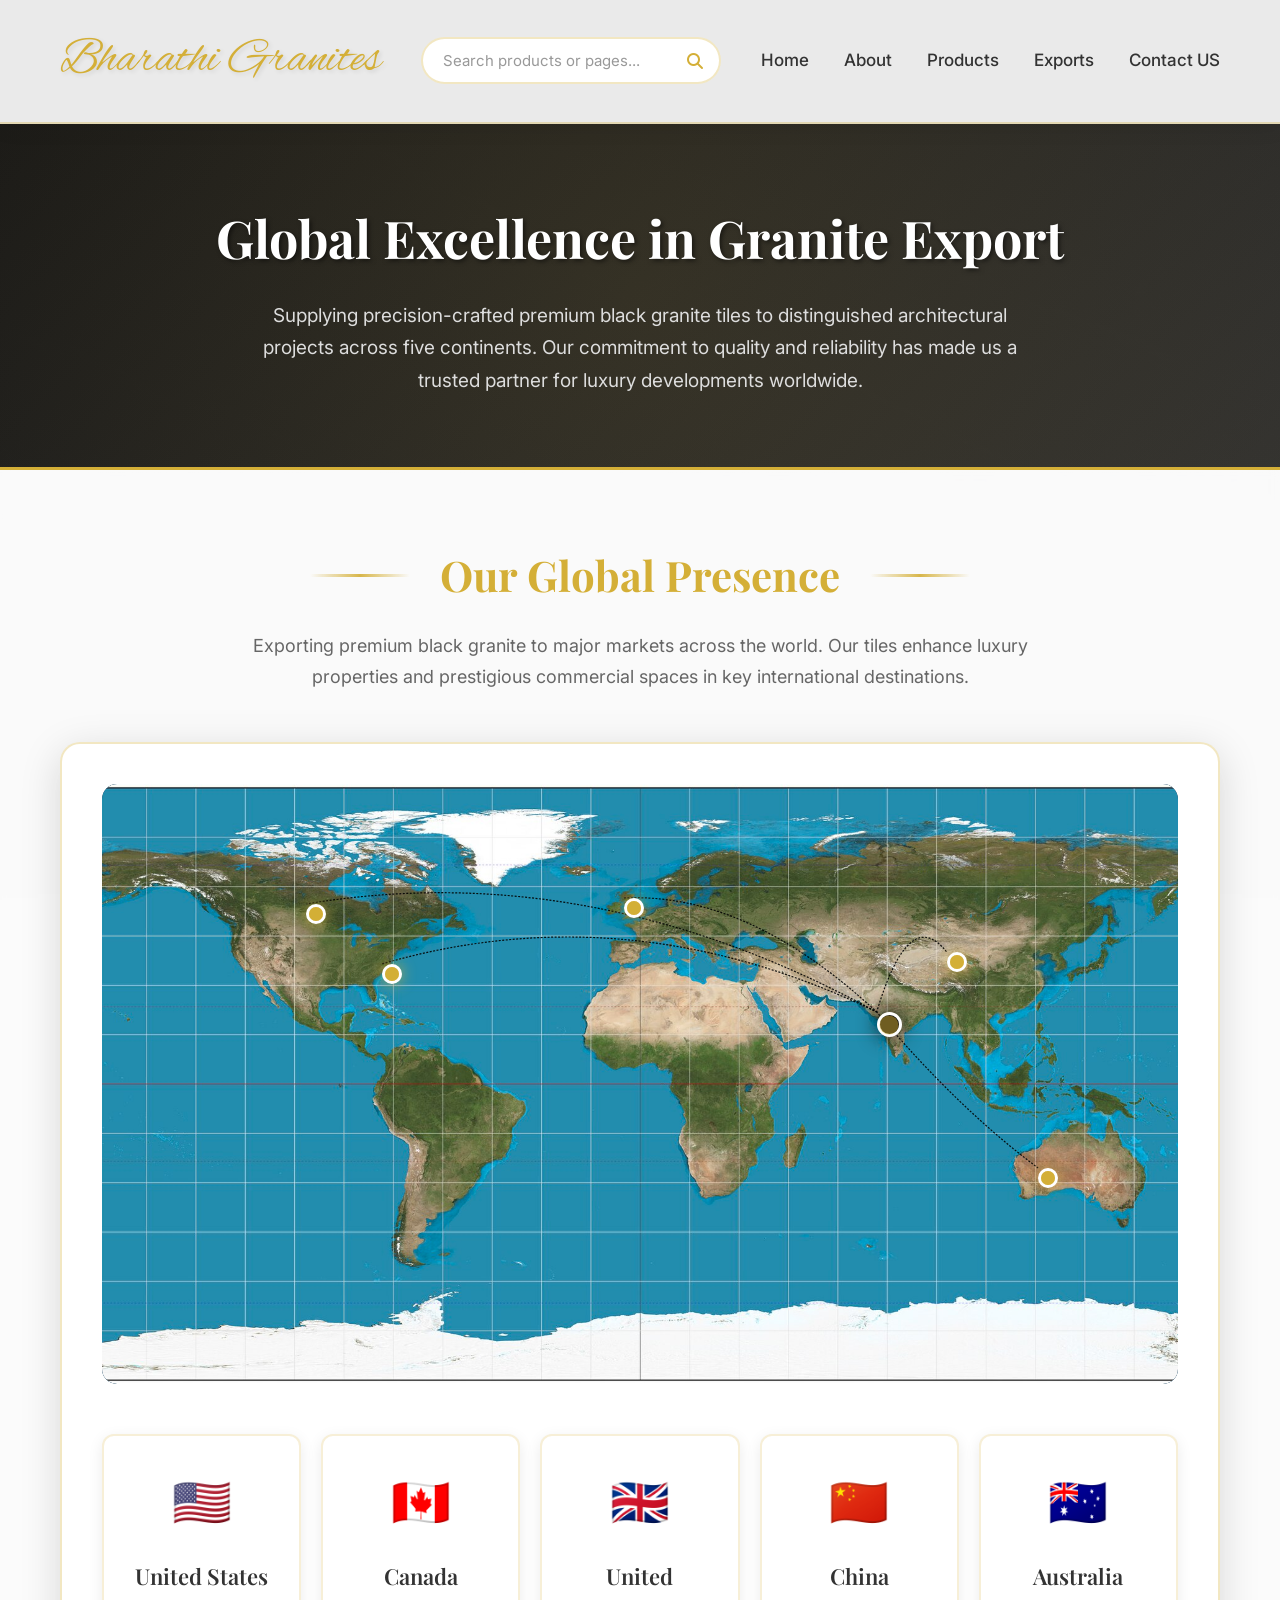
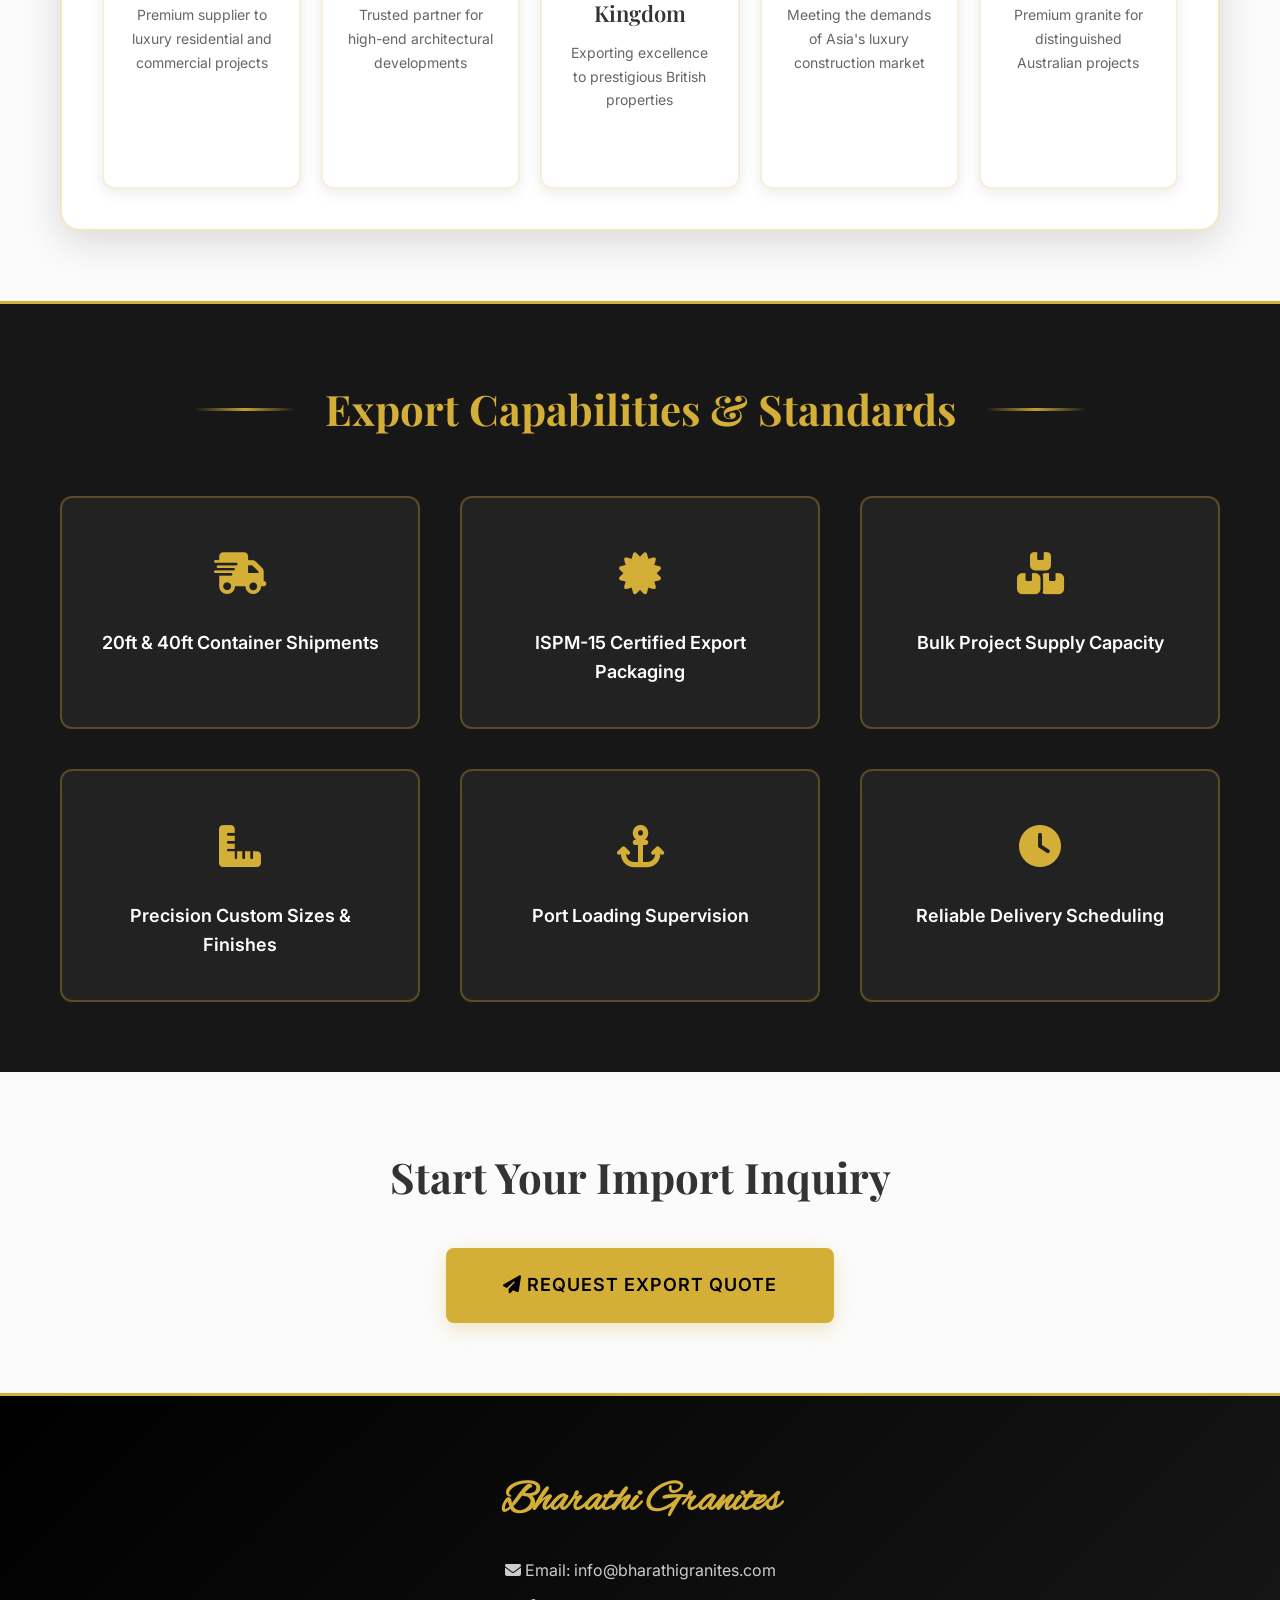
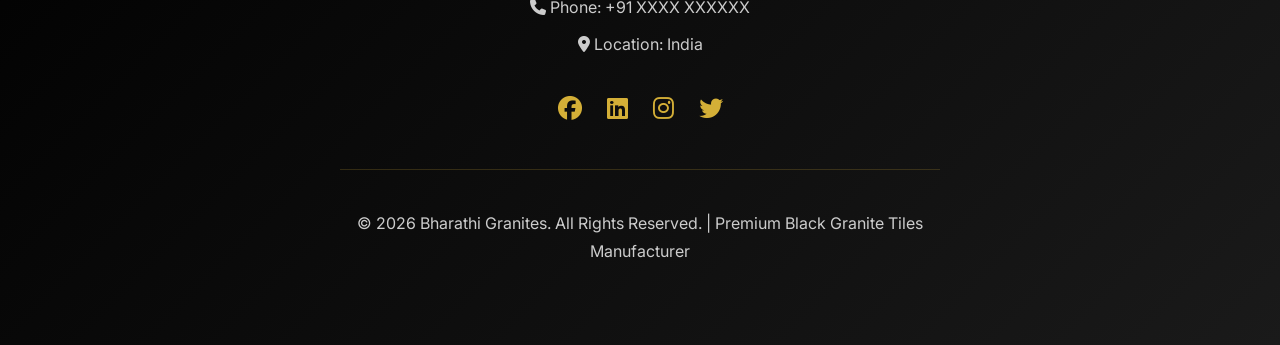
<file: pages/about.html>
<!DOCTYPE html>
<html lang="en">
<head>
<meta charset="UTF-8">
<meta name="viewport" content="width=device-width, initial-scale=1.0">

<title>Global Exports & About | Bharathi Granites - Premium Black Granite Manufacturer</title>
<meta name="description" content="Exporting premium black granite tiles to USA, Canada, UK, China, and Australia. 25+ years of excellence in global granite supply.">

<link href="https://fonts.googleapis.com/css2?family=Alex+Brush&family=Playfair+Display:wght@400;500;600;700&family=Inter:wght@300;400;500;600;700&display=swap" rel="stylesheet">
<link rel="stylesheet" href="https://cdnjs.cloudflare.com/ajax/libs/font-awesome/6.4.0/css/all.min.css">
<link rel="stylesheet" href="../css/search-styles.css">

<style>
:root{
  --gold:#d4af37;
  --black:#0b0b0b;
  --dark:#121212;
  --grey:#9a9a9a;
  --white:#eaeaea;
  --light-gold: #f4e4c1;
}

*{margin:0;padding:0;box-sizing:border-box;}

html{scroll-behavior:smooth;}

body{
  font-family:'Inter',sans-serif;
  line-height:1.7;
  font-size:18px;
  background:
  linear-gradient(rgba(255,255,255,0.95),rgba(255,255,255,0.98)),
  url("../images/black-granite.png");
  background-size:cover;
  background-position:center;
  background-repeat:no-repeat;
  background-attachment:fixed;
  color:#333;
}

/* HEADER */
header{
  padding:20px 60px;
  background:rgba(234,234,234,0.98);
  position:sticky;
  top:0;
  z-index:100;
  border-bottom:2px solid rgba(212,175,55,0.3);
  backdrop-filter:blur(10px);
  box-shadow:0 2px 20px rgba(0,0,0,0.1);
}

nav{display:flex;justify-content:space-between;align-items:center;}

.logo{
  font-family:'Alex Brush',cursive;
  font-size:48px;
  color:#d4af37;
  text-decoration: none;
  text-shadow:2px 2px 4px rgba(0,0,0,0.1);
  transition:all 0.3s ease;
}

.logo:hover{
  transform:scale(1.05);
  color:#c49b2e;
}

nav ul{display:flex;gap:35px;list-style:none;}
nav ul li{font-size:17px;position:relative;}
nav ul li a{
  color: #333;
  text-decoration: none;
  font-size: 17px;
  font-weight:500;
  transition:all 0.3s ease;
  position:relative;
  padding:8px 0;
}

nav ul li a::after{
  content:'';
  position:absolute;
  bottom:0;
  left:0;
  width:0;
  height:2px;
  background:var(--gold);
  transition:width 0.3s ease;
}

nav ul li a:hover{
  color: var(--gold);
}

nav ul li a:hover::after{
  width:100%;
}

.mobile-menu-toggle{
  display:none;
  font-size:28px;
  color:#333;
  cursor:pointer;
}

/* HERO */
.hero{
  padding:70px 60px;
  text-align:center;
  background:linear-gradient(135deg, rgba(11,11,11,0.95) 0%, rgba(26,26,26,0.9) 100%);
  border-bottom:3px solid var(--gold);
  position:relative;
  overflow:hidden;
}

.hero::before{
  content:'';
  position:absolute;
  top:-50%;
  right:-50%;
  width:200%;
  height:200%;
  background:radial-gradient(circle, rgba(212,175,55,0.1) 0%, transparent 70%);
  animation:rotate 20s linear infinite;
}

@keyframes rotate{
  from{transform:rotate(0deg);}
  to{transform:rotate(360deg);}
}

.hero h1{
  font-family:'Playfair Display',serif;
  font-size:52px;
  font-weight:700;
  color:#fff;
  margin-bottom:18px;
  position:relative;
  z-index:2;
  text-shadow:2px 2px 4px rgba(0,0,0,0.5);
}

.hero p{
  font-size:19px;
  color:#ddd;
  max-width:800px;
  margin:0 auto;
  position:relative;
  z-index:2;
  line-height:1.7;
}

/* WORLD MAP SECTION */
.map-section{
  padding:70px 60px;
  text-align:center;
  background:rgba(250,250,250,0.8);
  backdrop-filter:blur(5px);
}

.map-section h2{
  font-family:'Playfair Display',serif;
  font-size:42px;
  font-weight:700;
  color:var(--gold);
  margin-bottom:20px;
  display:inline-flex;
  align-items:center;
  gap:30px;
}

.map-section h2::before,
.map-section h2::after{
  content:"";
  width:100px;
  height:3px;
  background:linear-gradient(to right,transparent,rgba(212,175,55,0.9),transparent);
}

.map-section p{
  font-size:18px;
  color:#666;
  margin-bottom:50px;
  max-width:800px;
  margin-left:auto;
  margin-right:auto;
}

.map-container{
  max-width:1200px;
  margin:0 auto;
  position:relative;
  padding:40px;
  background:#fff;
  border-radius:20px;
  box-shadow:0 10px 40px rgba(0,0,0,0.15);
  border:2px solid rgba(212,175,55,0.3);
}

.world-map{
  position:relative;
  width:100%;
  height:600px;
  background:#2c5f7f;
  border-radius:15px;
  overflow:hidden;
  display:flex;
  align-items:center;
  justify-content:center;
  box-shadow:inset 0 0 50px rgba(0,0,0,0.3);
}

.map-svg{
  width:100%;
  height:100%;
  display:block;
}

.map-image{
  width:100%;
  height:100%;
  object-fit:cover;
  opacity:0.95;
}

/* Map paths */
.continent{
  fill:#2a2a3e;
  stroke:#3a3a4e;
  stroke-width:1.5;
  transition:all 0.3s ease;
}

.continent:hover{
  fill:#3a3a4e;
  stroke:var(--gold);
}

/* Export markers */
.marker{
  position:absolute;
  width:20px;
  height:20px;
  background:var(--gold);
  border:3px solid #fff;
  border-radius:50%;
  box-shadow:0 0 20px rgba(212,175,55,0.6), 0 0 40px rgba(212,175,55,0.3);
  animation:pulse 2s ease-in-out infinite;
  cursor:pointer;
  z-index:10;
}

.marker::before{
  content:'';
  position:absolute;
  top:50%;
  left:50%;
  transform:translate(-50%, -50%);
  width:100%;
  height:100%;
  background:var(--gold);
  border-radius:50%;
  opacity:0.5;
  animation:ripple 2s ease-out infinite;
}

@keyframes pulse{
  0%, 100%{
    transform:scale(1);
    box-shadow:0 0 20px rgba(212,175,55,0.6), 0 0 40px rgba(212,175,55,0.3);
  }
  50%{
    transform:scale(1.1);
    box-shadow:0 0 30px rgba(212,175,55,0.8), 0 0 60px rgba(212,175,55,0.5);
  }
}

@keyframes ripple{
  0%{
    transform:translate(-50%, -50%) scale(1);
    opacity:0.5;
  }
  100%{
    transform:translate(-50%, -50%) scale(3);
    opacity:0;
  }
}

/* Country positions on map (percentage based) */
.marker-usa{top:38%; left:22%;}
.marker-canada{top:22%; left:23%;}
.marker-uk{top:21%; left:42%;}
.marker-china{top:32%; left:80%;}
.marker-australia{top:76%; left:82%;}

/* Country labels */
.country-label{
  position:absolute;
  background:rgba(11,11,11,0.95);
  color:#fff;
  padding:12px 20px;
  border-radius:8px;
  font-size:14px;
  font-weight:600;
  white-space:nowrap;
  pointer-events:none;
  opacity:0;
  transform:translateY(10px);
  transition:all 0.3s ease;
  border:2px solid var(--gold);
  z-index:20;
}

.marker:hover + .country-label{
  opacity:1;
  transform:translateY(0);
}

.country-label::after{
  content:'';
  position:absolute;
  top:100%;
  left:50%;
  transform:translateX(-50%);
  width:0;
  height:0;
  border-left:8px solid transparent;
  border-right:8px solid transparent;
  border-top:8px solid var(--gold);
}

/* Connecting lines */
.connection-line{
  position:absolute;
  height:2px;
  background:linear-gradient(90deg, var(--gold), transparent);
  transform-origin:left center;
  opacity:0.4;
  animation:flowLine 3s ease-in-out infinite;
}

@keyframes flowLine{
  0%, 100%{opacity:0.4;}
  50%{opacity:0.8;}
}

/* Countries grid */
.countries-grid{
  display:grid;
  grid-template-columns:repeat(5, 1fr);
  gap:20px;
  margin-top:50px;
  max-width:1400px;
  margin-left:auto;
  margin-right:auto;
}

.country-card{
  background:#fff;
  padding:25px;
  border-radius:12px;
  text-align:center;
  border:2px solid rgba(212,175,55,0.2);
  transition:all 0.3s ease;
  box-shadow:0 4px 15px rgba(0,0,0,0.08);
}

.country-card:hover{
  transform:translateY(-8px);
  border-color:var(--gold);
  box-shadow:0 10px 30px rgba(212,175,55,0.3);
}

.country-flag{
  font-size:48px;
  margin-bottom:15px;
}

.country-card h3{
  font-family:'Playfair Display',serif;
  font-size:22px;
  color:#333;
  font-weight:600;
  margin-bottom:8px;
}

.country-card p{
  font-size:14px;
  color:#666;
}

/* CAPABILITIES */
.capabilities{
  padding:70px 60px;
  background:rgba(11,11,11,0.95);
  text-align:center;
  border-top:3px solid var(--gold);
}

.capabilities h2{
  font-family:'Playfair Display',serif;
  font-size:42px;
  font-weight:700;
  color:var(--gold);
  margin-bottom:50px;
  display:inline-flex;
  align-items:center;
  gap:30px;
}

.capabilities h2::before,
.capabilities h2::after{
  content:"";
  width:100px;
  height:3px;
  background:linear-gradient(to right,transparent,rgba(212,175,55,0.9),transparent);
}

.grid{
  display:grid;
  grid-template-columns:repeat(3,1fr);
  gap:40px;
  max-width:1200px;
  margin:0 auto;
}

.box{
  background:rgba(255,255,255,0.05);
  padding:40px 30px;
  border:2px solid rgba(212,175,55,0.3);
  border-radius:12px;
  backdrop-filter:blur(10px);
  transition:all 0.3s ease;
  position:relative;
  overflow:hidden;
}

.box::before{
  content:'';
  position:absolute;
  top:-50%;
  left:-50%;
  width:200%;
  height:200%;
  background:radial-gradient(circle, rgba(212,175,55,0.1) 0%, transparent 70%);
  opacity:0;
  transition:opacity 0.3s ease;
}

.box:hover::before{
  opacity:1;
}

.box:hover{
  transform:translateY(-10px);
  border-color:var(--gold);
  background:rgba(212,175,55,0.1);
  box-shadow:0 15px 40px rgba(212,175,55,0.3);
}

.box-icon{
  font-size:42px;
  color:var(--gold);
  margin-bottom:20px;
}

.box-title{
  font-size:18px;
  font-weight:600;
  color:#fff;
  line-height:1.6;
  position:relative;
  z-index:2;
}

/* CTA */
.cta{
  padding:70px 60px;
  text-align:center;
  background:rgba(250,250,250,0.8);
}

.cta h2{
  font-family:'Playfair Display',serif;
  font-size:42px;
  color:#333;
  margin-bottom:35px;
  font-weight:700;
}

.cta-button{
  display:inline-block;
  padding:20px 55px;
  border:2px solid var(--gold);
  background:var(--gold);
  text-decoration:none;
  color:#000;
  font-size:18px;
  font-weight:600;
  text-transform:uppercase;
  letter-spacing:1px;
  border-radius:8px;
  transition:all 0.3s ease;
  box-shadow:0 6px 20px rgba(212,175,55,0.3);
}

.cta-button:hover{
  background:transparent;
  color:var(--gold);
  transform:translateY(-3px);
  box-shadow:0 10px 30px rgba(212,175,55,0.5);
}

/* FOOTER */
footer{
  padding:70px 60px;
  background:linear-gradient(135deg, #000 0%, #1a1a1a 100%);
  text-align:center;
  color:#fff;
  border-top:3px solid var(--gold);
}

footer h4{
  font-family:'Alex Brush',cursive;
  font-size:42px;
  color:var(--gold);
  margin-bottom:20px;
}

footer p{
  color:#ccc;
  margin:10px 0;
  font-size:16px;
}

.footer-content{
  max-width:600px;
  margin:0 auto;
}

.social-links{
  margin-top:30px;
  display:flex;
  justify-content:center;
  gap:25px;
}

.social-links a{
  color:var(--gold);
  font-size:24px;
  transition:all 0.3s ease;
}

.social-links a:hover{
  color:#fff;
  transform:translateY(-3px);
}

.copyright{
  margin-top:40px;
  padding-top:30px;
  border-top:1px solid rgba(212,175,55,0.2);
  font-size:14px;
  color:#888;
}

/* RESPONSIVE */
@media(max-width:1024px){
  .countries-grid{
    grid-template-columns:repeat(3, 1fr);
    gap:20px;
  }
}

@media(max-width:768px){
  header{padding:16px 25px;}
  .logo{font-size:36px;}
  
  nav ul{
    position:fixed;
    top:0;
    right:-100%;
    width:70%;
    height:100vh;
    background:rgba(234,234,234,0.98);
    flex-direction:column;
    justify-content:center;
    align-items:center;
    gap:30px;
    transition:right 0.3s ease;
    backdrop-filter:blur(10px);
    z-index:999;
  }
  
  nav ul.active{
    right:0;
  }
  
  .mobile-menu-toggle{
    display:block;
    font-size:28px;
    color:#333;
    cursor:pointer;
    z-index:1000;
  }
  
  nav ul li a{font-size:18px;}
  
  .hero{padding:60px 25px;}
  .hero h1{font-size:34px;}
  .hero p{font-size:16px;}
  
  .map-section{padding:60px 25px;}
  .map-section h2{font-size:30px; gap:15px;}
  .map-section h2::before, .map-section h2::after{width:50px;}
  
  .map-container{padding:20px;}
  .world-map{height:400px;}
  .marker{width:15px; height:15px;}
  .country-label{font-size:12px; padding:8px 15px;}
  
  .countries-grid{
    grid-template-columns:1fr;
    gap:20px;
  }
  
  .capabilities{padding:60px 25px;}
  .capabilities h2{font-size:30px; gap:15px;}
  .capabilities h2::before, .capabilities h2::after{width:50px;}
  
  .grid{
    grid-template-columns:1fr;
    gap:25px;
  }
  
  .cta{padding:60px 25px;}
  .cta h2{font-size:30px;}
  
  footer{padding:50px 25px;}
}

@media(max-width:768px){
  .grid{grid-template-columns:1fr;}
}
</style>
</head>

<body>

<header>
<nav>
<a href="../index.html" class="logo">Bharathi Granites</a>
<div class="search-container">
    <div class="search-box">
        <input type="text" 
               id="searchInput" 
               class="search-input" 
               placeholder="Search products or pages..."
               autocomplete="off">
        <i class="fas fa-search search-icon"></i>
        <div id="searchResults" class="search-results"></div>
    </div>
</div>
<div class="mobile-menu-toggle" onclick="toggleMobileMenu()">
    <i class="fas fa-bars"></i>
</div>
<ul id="mobileMenu">
<li><a href="../index.html" onclick="closeMobileMenu()">Home</a></li>
<li><a href="about.html" onclick="closeMobileMenu()">About</a></li>
<li><a href="products.html" onclick="closeMobileMenu()">Products</a></li>
<li><a href="exports.html" onclick="closeMobileMenu()">Exports</a></li>
<li><a href="contact.html" onclick="closeMobileMenu()">Contact US</a></li>
</ul>
</nav>
</header>

<section class="hero">
<h1>Global Excellence in Granite Export</h1>
<p>Supplying precision-crafted premium black granite tiles to distinguished architectural projects across five continents. Our commitment to quality and reliability has made us a trusted partner for luxury developments worldwide.</p>
</section>

<section class="map-section">
<h2>Our Global Presence</h2>
<p>Exporting premium black granite to major markets across the world. Our tiles enhance luxury properties and prestigious commercial spaces in key international destinations.</p>

<div class="map-container">
<div class="world-map">
<!-- Real World Map Image with markers -->
<img src="../images/worldmap.jpg" 
     alt="World Map" 
     style="width:100%; height:100%; object-fit:cover; border-radius:15px;">

<!-- Flight Lines from India to Export Countries -->
<svg style="position:absolute; top:0; left:0; width:100%; height:100%; pointer-events:none; z-index:5;" viewBox="0 0 100 100" preserveAspectRatio="none">
  <!-- India to USA (Parabolic curve) -->
  <path d="M 72 38 Q 49 18, 26 30" stroke="rgba(0,0,0,0.9)" stroke-width="1.2" fill="none" stroke-dasharray="2,1.5" vector-effect="non-scaling-stroke">
    <animate attributeName="stroke-dashoffset" from="0" to="7" dur="1.5s" repeatCount="indefinite"/>
  </path>
  
  <!-- India to Canada (Parabolic curve) -->
  <path d="M 72 38 Q 45.5 12, 19 20" stroke="rgba(0,0,0,0.9)" stroke-width="1.2" fill="none" stroke-dasharray="2,1.5" vector-effect="non-scaling-stroke">
    <animate attributeName="stroke-dashoffset" from="0" to="7" dur="1.5s" repeatCount="indefinite"/>
  </path>
  
  <!-- India to UK (Parabolic curve) -->
  <path d="M 72 38 Q 60 18, 48.5 19" stroke="rgba(0,0,0,0.9)" stroke-width="1.2" fill="none" stroke-dasharray="2,1.5" vector-effect="non-scaling-stroke">
    <animate attributeName="stroke-dashoffset" from="0" to="7" dur="1.5s" repeatCount="indefinite"/>
  </path>
  
  <!-- India to China (Parabolic curve with higher arc) -->
  <path d="M 72 38 Q 75 20, 78.5 28" stroke="rgba(0,0,0,0.9)" stroke-width="1.2" fill="none" stroke-dasharray="2,1.5" vector-effect="non-scaling-stroke">
    <animate attributeName="stroke-dashoffset" from="0" to="7" dur="1.5s" repeatCount="indefinite"/>
  </path>
  
  <!-- India to Australia (Parabolic curve) -->
  <path d="M 72 38 Q 79.5 54, 87 64" stroke="rgba(0,0,0,0.9)" stroke-width="1.2" fill="none" stroke-dasharray="2,1.5" vector-effect="non-scaling-stroke">
    <animate attributeName="stroke-dashoffset" from="0" to="7" dur="1.5s" repeatCount="indefinite"/>
  </path>
</svg>

<!-- India Marker (Origin) -->
<div class="marker marker-india" data-country="India" title="India - Our Origin" style="position:absolute; top:38%; left:72%; width:25px; height:25px; background:#0b0b0b; border-radius:50%; border:3px solid #fff; box-shadow:0 0 20px rgba(11,11,11,0.9); cursor:pointer; z-index:10;"></div>
<div class="country-label" style="top:34%; left:72%; font-weight:700; color:#0b0b0b;">
🇮🇳 India
</div>

<!-- Interactive Markers for Export Countries -->
<div class="marker marker-usa" data-country="USA" title="United States" style="position:absolute; top:30%; left:26%; width:20px; height:20px; background:var(--gold); border-radius:50%; border:3px solid #fff; box-shadow:0 0 15px rgba(212,175,55,0.8); cursor:pointer; z-index:10;"></div>
<div class="country-label" style="top:26%; left:26%;">
🇺🇸 USA
</div>

<div class="marker marker-canada" data-country="Canada" title="Canada" style="position:absolute; top:20%; left:19%; width:20px; height:20px; background:var(--gold); border-radius:50%; border:3px solid #fff; box-shadow:0 0 15px rgba(212,175,55,0.8); cursor:pointer; z-index:10;"></div>
<div class="country-label" style="top:16%; left:19%;">
🇨🇦 Canada
</div>

<div class="marker marker-uk" data-country="UK" title="United Kingdom" style="position:absolute; top:19%; left:48.5%; width:20px; height:20px; background:var(--gold); border-radius:50%; border:3px solid #fff; box-shadow:0 0 15px rgba(212,175,55,0.8); cursor:pointer; z-index:10;"></div>
<div class="country-label" style="top:15%; left:48.5%;">
🇬🇧 UK
</div>

<div class="marker marker-china" data-country="China" title="China" style="position:absolute; top:28%; left:78.5%; width:20px; height:20px; background:var(--gold); border-radius:50%; border:3px solid #fff; box-shadow:0 0 15px rgba(212,175,55,0.8); cursor:pointer; z-index:10;"></div>
<div class="country-label" style="top:24%; left:78.5%;">
🇨🇳 China
</div>

<div class="marker marker-australia" data-country="Australia" title="Australia" style="position:absolute; top:64%; left:87%; width:20px; height:20px; background:var(--gold); border-radius:50%; border:3px solid #fff; box-shadow:0 0 15px rgba(212,175,55,0.8); cursor:pointer; z-index:10;"></div>
<div class="country-label" style="top:60%; left:87%;">
🇦🇺 Australia
</div>
</div>

<!-- Country Cards -->
<div class="countries-grid">
<div class="country-card">
<div class="country-flag">🇺🇸</div>
<h3>United States</h3>
<p>Premium supplier to luxury residential and commercial projects</p>
</div>

<div class="country-card">
<div class="country-flag">🇨🇦</div>
<h3>Canada</h3>
<p>Trusted partner for high-end architectural developments</p>
</div>

<div class="country-card">
<div class="country-flag">🇬🇧</div>
<h3>United Kingdom</h3>
<p>Exporting excellence to prestigious British properties</p>
</div>

<div class="country-card">
<div class="country-flag">🇨🇳</div>
<h3>China</h3>
<p>Meeting the demands of Asia's luxury construction market</p>
</div>

<div class="country-card">
<div class="country-flag">🇦🇺</div>
<h3>Australia</h3>
<p>Premium granite for distinguished Australian projects</p>
</div>
</div>
</div>
</section>

<section class="capabilities">
<h2>Export Capabilities & Standards</h2>

<div class="grid">
<div class="box">
<div class="box-icon"><i class="fas fa-shipping-fast"></i></div>
<div class="box-title">20ft & 40ft Container Shipments</div>
</div>

<div class="box">
<div class="box-icon"><i class="fas fa-certificate"></i></div>
<div class="box-title">ISPM-15 Certified Export Packaging</div>
</div>

<div class="box">
<div class="box-icon"><i class="fas fa-boxes"></i></div>
<div class="box-title">Bulk Project Supply Capacity</div>
</div>

<div class="box">
<div class="box-icon"><i class="fas fa-ruler-combined"></i></div>
<div class="box-title">Precision Custom Sizes & Finishes</div>
</div>

<div class="box">
<div class="box-icon"><i class="fas fa-anchor"></i></div>
<div class="box-title">Port Loading Supervision</div>
</div>

<div class="box">
<div class="box-icon"><i class="fas fa-clock"></i></div>
<div class="box-title">Reliable Delivery Scheduling</div>
</div>
</div>
</section>

<section class="cta">
<h2>Start Your Import Inquiry</h2>
<a href="contact.html" class="cta-button"><i class="fas fa-paper-plane"></i> Request Export Quote</a>
</section>

<footer>
<div class="footer-content">
<h4>Bharathi Granites</h4>
<p><i class="fas fa-envelope"></i> Email: info@bharathigranites.com</p>
<p><i class="fas fa-phone"></i> Phone: +91 XXXX XXXXXX</p>
<p><i class="fas fa-map-marker-alt"></i> Location: India</p>

<div class="social-links">
<a href="#" aria-label="Facebook"><i class="fab fa-facebook"></i></a>
<a href="#" aria-label="LinkedIn"><i class="fab fa-linkedin"></i></a>
<a href="#" aria-label="Instagram"><i class="fab fa-instagram"></i></a>
<a href="#" aria-label="Twitter"><i class="fab fa-twitter"></i></a>
</div>

<div class="copyright">
<p>&copy; 2026 Bharathi Granites. All Rights Reserved. | Premium Black Granite Tiles Manufacturer</p>
</div>
</div>
</footer>

<script>
// Mobile Menu Toggle
function toggleMobileMenu() {
  const menu = document.getElementById('mobileMenu');
  menu.classList.toggle('active');
}

function closeMobileMenu() {
  const menu = document.getElementById('mobileMenu');
  menu.classList.remove('active');
}

// Close menu when clicking outside
document.addEventListener('click', function(event) {
  const menu = document.getElementById('mobileMenu');
  const toggle = document.querySelector('.mobile-menu-toggle');
  if (menu && !menu.contains(event.target) && !toggle.contains(event.target)) {
    menu.classList.remove('active');
  }
});
</script>

<script src="../js/search-script.js"></script>

</body>
</html>
</file>
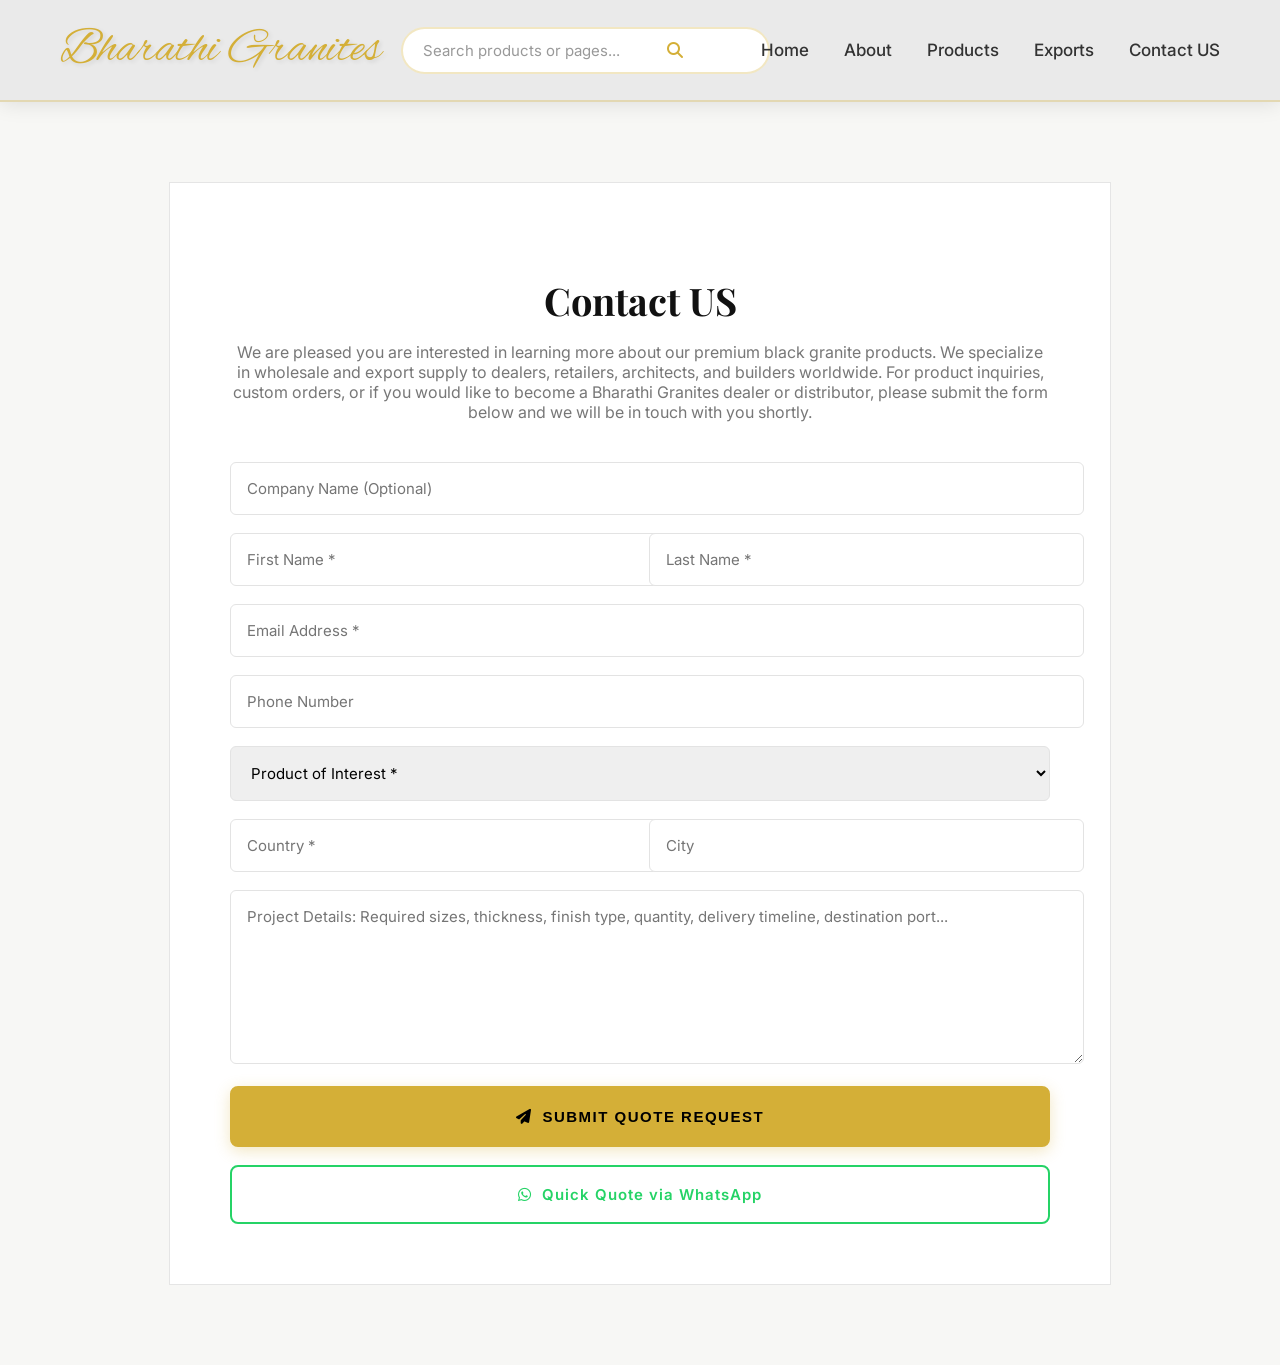
<file: pages/contact.html>
<!DOCTYPE html>
<html lang="en">
<head>
<meta charset="UTF-8">
<meta name="viewport" content="width=device-width, initial-scale=1.0">
<title>Contact Us | Bharathi Granites - Premium Black Granite Tiles</title>
<meta name="description" content="Get in touch with Bharathi Granites for premium black granite tiles. Contact us for quotes, inquiries, and custom orders.">

<link href="https://fonts.googleapis.com/css2?family=Alex+Brush&family=Playfair+Display:wght@400;500;600;700&family=Inter:wght@300;400;500;600;700&display=swap" rel="stylesheet">
<link rel="stylesheet" href="https://cdnjs.cloudflare.com/ajax/libs/font-awesome/6.4.0/css/all.min.css">
<link rel="stylesheet" href="../css/search-styles.css">

<style>
:root{
  --gold:#d4af37;
}

body{
  margin:0;
  font-family:'Inter',sans-serif;
  background:#f7f7f5;
  color:#333;
}

/* Container */
.container{
  max-width:820px;
  margin:80px auto;
  background:#ffffff;
  padding:60px;
  border:1px solid #e5e5e5;
}

/* Title */
h2{
  font-family:'Playfair Display',serif;
  text-align:center;
  font-size:38px;
  margin-bottom:10px;
  color:#111;
}

.subtitle{
  text-align:center;
  margin-bottom:40px;
  color:#777;
}

textarea{
  height:140px;
}

/* Form Button */
form button{
  width:100%;
  padding:20px;
  background:var(--gold);
  color:#000;
  border:2px solid var(--gold);
  font-size:15px;
  font-weight:600;
  letter-spacing:1.5px;
  cursor:pointer;
  transition:all 0.3s ease;
  border-radius:8px;
  text-transform:uppercase;
  display:flex;
  align-items:center;
  justify-content:center;
  gap:10px;
  box-shadow:0 4px 15px rgba(212,175,55,0.3);
}

form button:hover{
  background:transparent;
  color:var(--gold);
  transform:translateY(-2px);
  box-shadow:0 6px 20px rgba(212,175,55,0.4);
}

form input, form textarea, form select{
  width:100%;
  padding:16px;
  margin-bottom:18px;
  border:1px solid #e3e3e3;
  font-size:15px;
  transition:0.25s;
  border-radius:6px;
  font-family:'Inter',sans-serif;
}

form input:focus,
form textarea:focus,
form select:focus{
  outline:none;
  border-color:#d4af37;
  box-shadow:0 0 0 3px rgba(212,175,55,0.15);
}

.whatsapp-btn{
  display:flex;
  align-items:center;
  justify-content:center;
  gap:10px;
  margin-top:18px;
  padding:18px;
  border:2px solid #25D366;
  background:transparent;
  color:#25D366;
  text-decoration:none;
  font-weight:600;
  letter-spacing:1px;
  transition:0.3s ease;
  border-radius:8px;
  font-size:15px;
}

.whatsapp-btn:hover{
  background:#25D366;
  color:#fff;
  transform:translateY(-2px);
  box-shadow:0 6px 20px rgba(37,211,102,0.3);
}

/* HEADER */
header{
  padding:20px 60px;
  background:rgba(234,234,234,0.98);
  position:sticky;
  top:0;
  z-index:100;
  border-bottom:2px solid rgba(212,175,55,0.3);
  backdrop-filter:blur(10px);
  box-shadow:0 2px 20px rgba(0,0,0,0.1);
}

nav{display:flex;justify-content:space-between;align-items:center;}

.logo{
  font-family:'Alex Brush',cursive;
  font-size:48px;
  color:#d4af37;
  text-decoration: none;
  text-shadow:2px 2px 4px rgba(0,0,0,0.1);
  transition:all 0.3s ease;
}

.logo:hover{
  transform:scale(1.05);
  color:#c49b2e;
}

nav ul{display:flex;gap:35px;list-style:none;}
nav ul li{font-size:17px;position:relative;}
nav ul li a{
  color: #333;
  text-decoration: none;
  font-size: 17px;
  font-weight:500;
  transition:all 0.3s ease;
  position:relative;
  padding:8px 0;
}

nav ul li a::after{
  content:'';
  position:absolute;
  bottom:0;
  left:0;
  width:0;
  height:2px;
  background:var(--gold);
  transition:width 0.3s ease;
}

nav ul li a:hover{
  color: var(--gold);
}

nav ul li a:hover::after{
  width:100%;
}

.mobile-menu-toggle{
  display:none;
  font-size:28px;
  color:#333;
  cursor:pointer;
}

/* RESPONSIVE */
@media(max-width:768px){
  header{padding:16px 25px;}
  .logo{font-size:36px;}
  
  .search-container{
    display:none;
  }
  
  nav ul{
    position:fixed;
    top:0;
    right:-100%;
    width:70%;
    height:100vh;
    background:rgba(234,234,234,0.98);
    flex-direction:column;
    justify-content:center;
    align-items:center;
    gap:30px;
    transition:right 0.3s ease;
    backdrop-filter:blur(10px);
    z-index:999;
  }
  
  nav ul.active{
    right:0;
  }
  
  .mobile-menu-toggle{
    display:block;
    font-size:28px;
    color:#333;
    cursor:pointer;
    z-index:1000;
  }
  
  nav ul li a{font-size:18px;}
  
  .container{
    margin:40px 20px;
    padding:40px 30px;
  }
  
  h2{font-size:32px;}
}
</style>
</head>

<body>

<header>
<nav>
<a href="../index.html" class="logo">Bharathi Granites</a>
<div class="search-container">
    <div class="search-box">
        <input type="text" 
               id="searchInput" 
               class="search-input" 
               placeholder="Search products or pages..."
               autocomplete="off">
        <i class="fas fa-search search-icon"></i>
        <div id="searchResults" class="search-results"></div>
    </div>
</div>
<div class="mobile-menu-toggle" onclick="toggleMobileMenu()">
    <i class="fas fa-bars"></i>
</div>
<ul id="mobileMenu">
<li><a href="../index.html" onclick="closeMobileMenu()">Home</a></li>
<li><a href="about.html" onclick="closeMobileMenu()">About</a></li>
<li><a href="products.html" onclick="closeMobileMenu()">Products</a></li>
<li><a href="exports.html" onclick="closeMobileMenu()">Exports</a></li>
<li><a href="contact.html" onclick="closeMobileMenu()">Contact US</a></li>
</ul>
</nav>
</header>

<div class="container">

<h2>Contact US</h2>
<p class="subtitle">We are pleased you are interested in learning more about our premium black granite products. We specialize in wholesale and export supply to dealers, retailers, architects, and builders worldwide. For product inquiries, custom orders, or if you would like to become a Bharathi Granites dealer or distributor, please submit the form below and we will be in touch with you shortly.</p>

<form action="https://formsubmit.co/info@bharathigranites.com" method="POST">

<input type="text" name="Company Name" placeholder="Company Name (Optional)">

<div style="display:grid;grid-template-columns:1fr 1fr;gap:18px;">
<input type="text" name="First Name" placeholder="First Name *" required>
<input type="text" name="Last Name" placeholder="Last Name *" required>
</div>

<input type="email" name="Email" placeholder="Email Address *" required>
<input type="tel" name="Phone" placeholder="Phone Number">

<select name="Product Interest" required>
  <option value="">Product of Interest *</option>
  <option>Black Granite Threshold</option>
  <option>Double Beveled Threshold</option>
  <option>Black Galaxy Granite</option>
  <option>Premium Black - Polished</option>
  <option>Premium Black - Honed</option>
  <option>Premium Black - Leather</option>
  <option>Premium Black - Flamed</option>
  <option>Custom Product/Size</option>
</select>

<div style="display:grid;grid-template-columns:1fr 1fr;gap:18px;">
<input type="text" name="Country" placeholder="Country *" required>
<input type="text" name="City" placeholder="City">
</div>

<textarea name="Message" placeholder="Project Details: Required sizes, thickness, finish type, quantity, delivery timeline, destination port..." rows="6"></textarea>

<button type="submit"><i class="fas fa-paper-plane"></i> SUBMIT QUOTE REQUEST</button>

<a href="https://wa.me/+12054926798" class="whatsapp-btn" target="_blank">
  <i class="fab fa-whatsapp"></i> Quick Quote via WhatsApp
</a>
</form>

</div>

<script>
// Mobile Menu Toggle
function toggleMobileMenu() {
  const menu = document.getElementById('mobileMenu');
  menu.classList.toggle('active');
}

function closeMobileMenu() {
  const menu = document.getElementById('mobileMenu');
  menu.classList.remove('active');
}

// Close menu when clicking outside
document.addEventListener('click', function(event) {
  const menu = document.getElementById('mobileMenu');
  const toggle = document.querySelector('.mobile-menu-toggle');
  if (menu && !menu.contains(event.target) && !toggle.contains(event.target)) {
    menu.classList.remove('active');
  }
});
</script>

<script src="../js/search-script.js"></script>

</body>
</html>
</file>
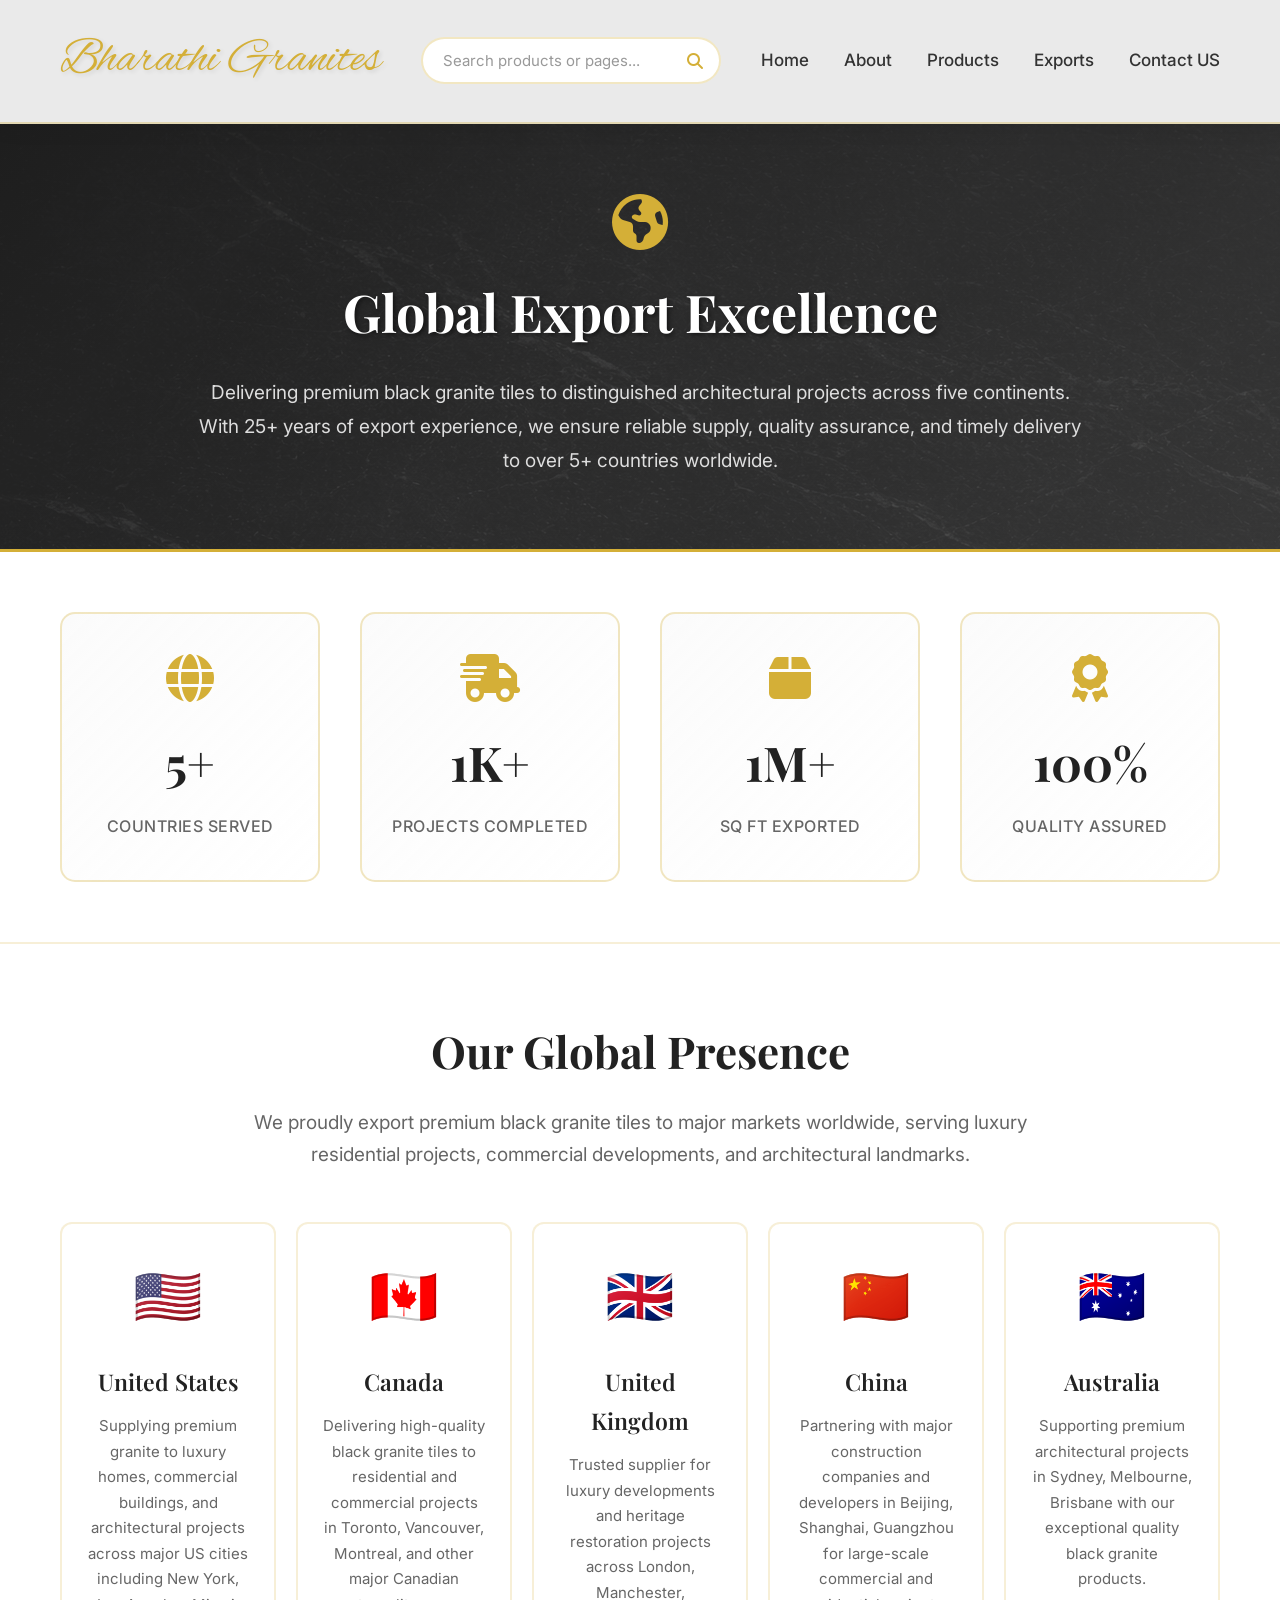
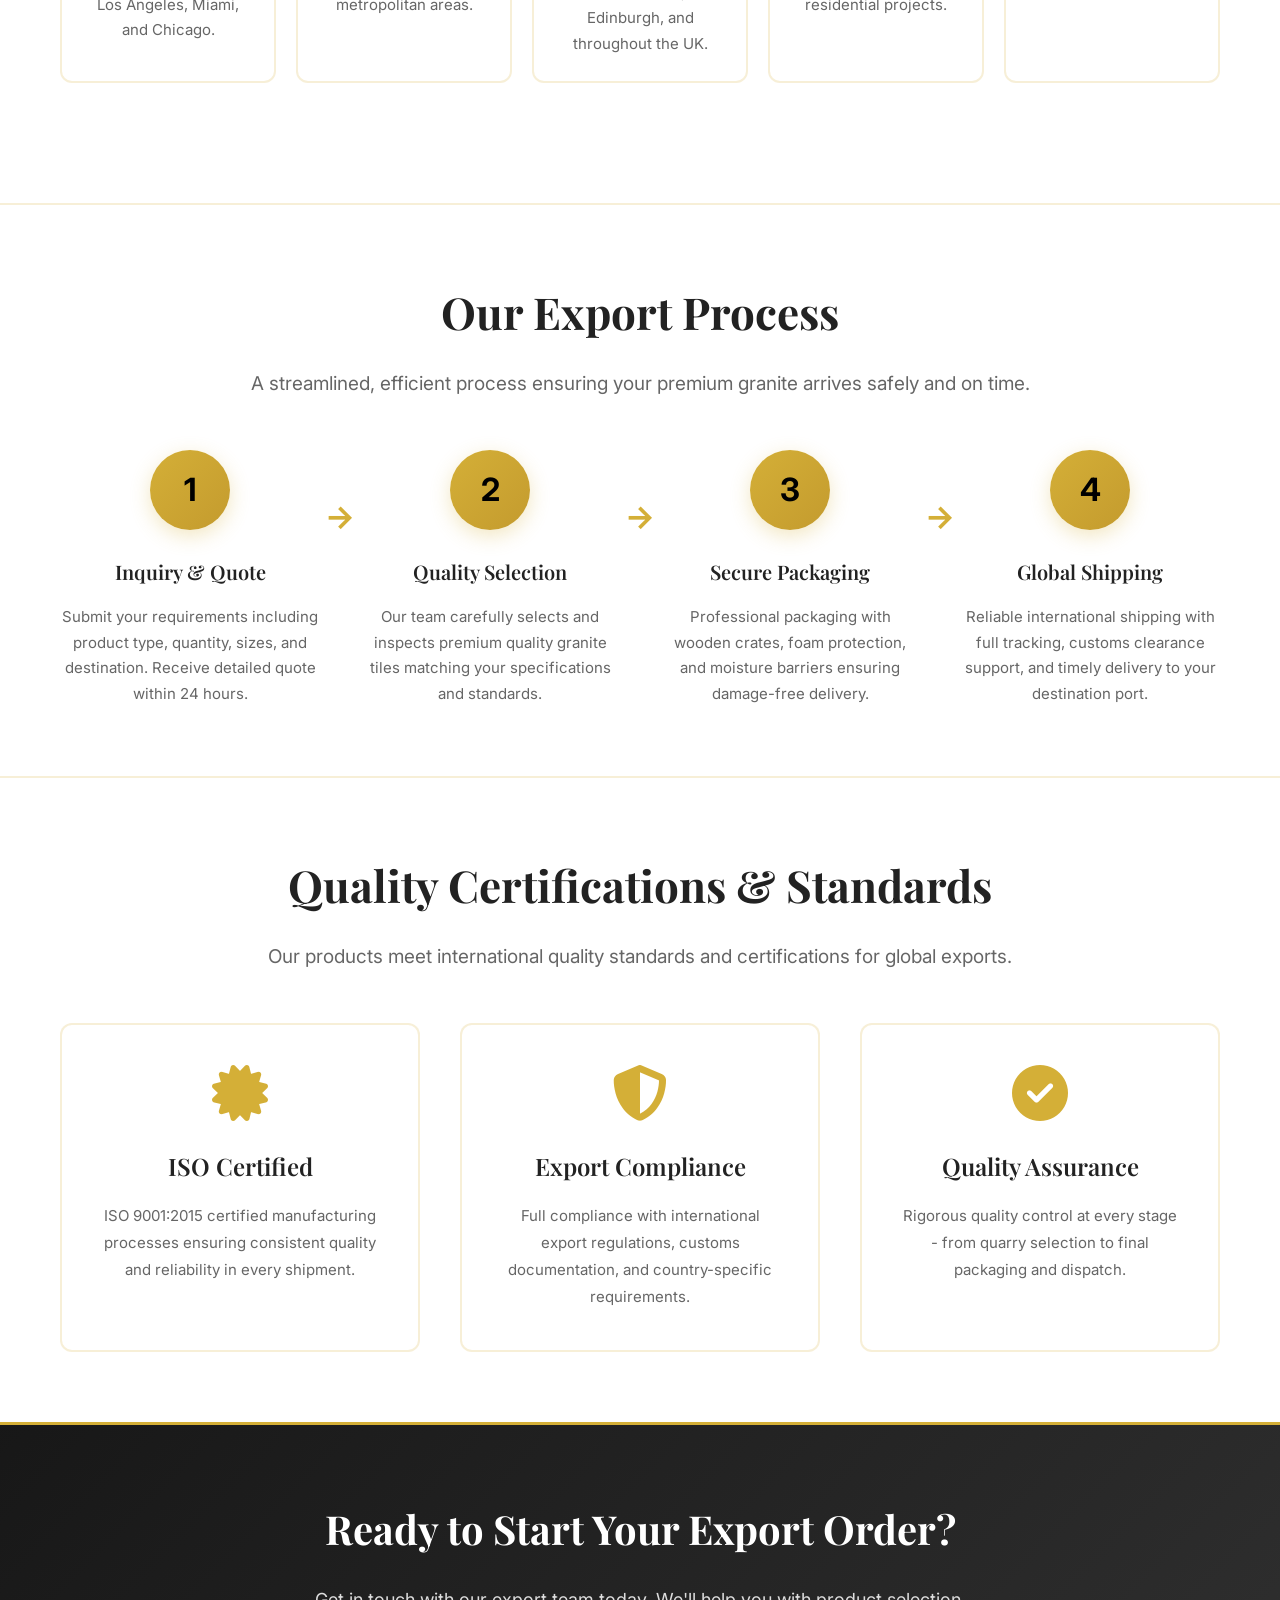
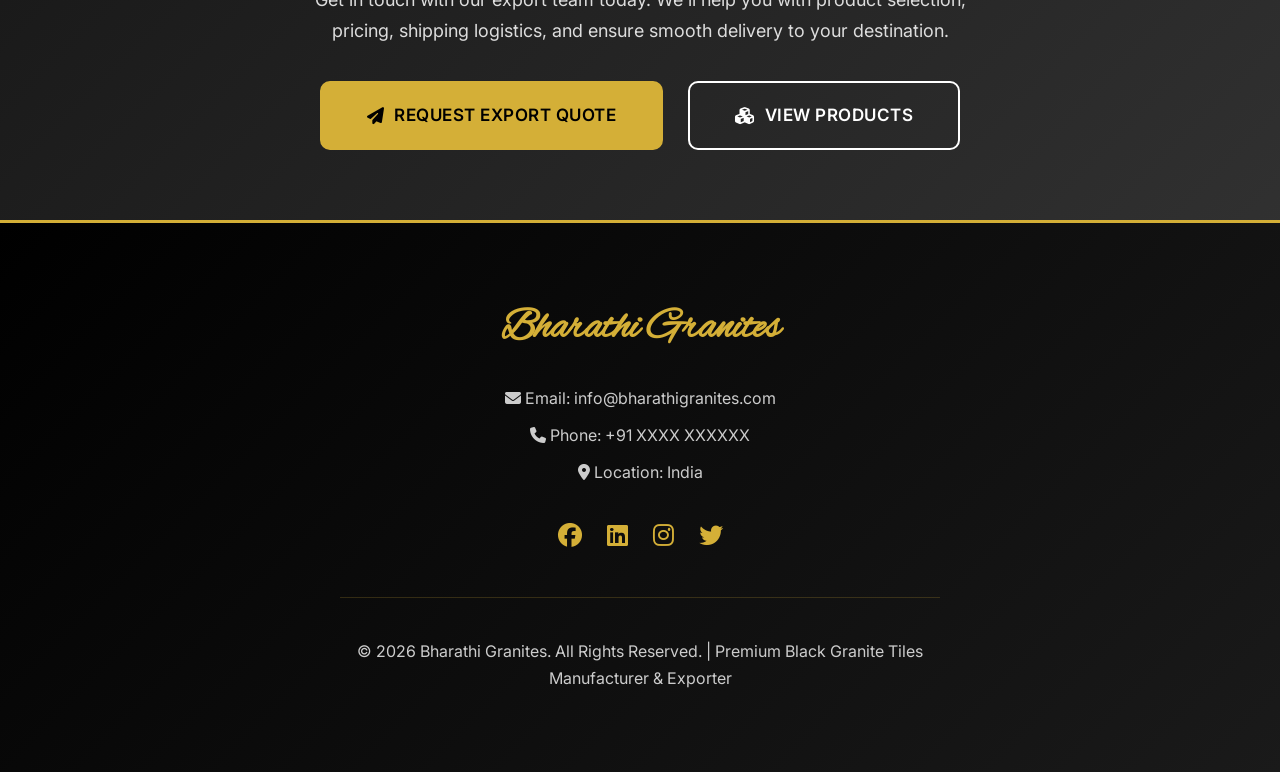
<file: pages/exports.html>
<!DOCTYPE html>
<html lang="en">
<head>
<meta charset="UTF-8">
<meta name="viewport" content="width=device-width, initial-scale=1.0">
<title>Global Exports | Bharathi Granites - Worldwide Granite Tile Supply</title>
<meta name="description" content="Exporting premium black granite tiles worldwide to USA, Canada, UK, China, Australia and 5+ countries. Reliable international shipping and quality assurance.">

<link href="https://fonts.googleapis.com/css2?family=Alex+Brush&family=Playfair+Display:wght@400;500;600;700&family=Inter:wght@300;400;500;600;700&display=swap" rel="stylesheet">
<link rel="stylesheet" href="https://cdnjs.cloudflare.com/ajax/libs/font-awesome/6.4.0/css/all.min.css">
<link rel="stylesheet" href="../css/search-styles.css">

<style>
:root{
  --gold:#d4af37;
  --black:#0b0b0b;
  --dark:#121212;
  --grey:#9a9a9a;
  --white:#eaeaea;
  --light-gold: #f4e4c1;
}

*{margin:0;padding:0;box-sizing:border-box;}

html{scroll-behavior:smooth;}

body{
  font-family:'Inter',sans-serif;
  line-height:1.7;
  font-size:18px;
  background:
  linear-gradient(rgba(255,255,255,0.95),rgba(255,255,255,0.98)),
  url("../images/black-granite.png");
  background-size:cover;
  background-position:center;
  background-repeat:no-repeat;
  background-attachment:fixed;
  color:#333;
}

/* HEADER */
header{
  padding:20px 60px;
  background:rgba(234,234,234,0.98);
  position:sticky;
  top:0;
  z-index:100;
  border-bottom:2px solid rgba(212,175,55,0.3);
  backdrop-filter:blur(10px);
  box-shadow:0 2px 20px rgba(0,0,0,0.1);
}

nav{display:flex;justify-content:space-between;align-items:center;}

.logo{
  font-family:'Alex Brush',cursive;
  font-size:48px;
  color:#d4af37;
  text-decoration: none;
  text-shadow:2px 2px 4px rgba(0,0,0,0.1);
  transition:all 0.3s ease;
}

.logo:hover{
  transform:scale(1.05);
  color:#c49b2e;
}

nav ul{display:flex;gap:35px;list-style:none;}
nav ul li{font-size:17px;position:relative;}
nav ul li a{
  color: #333;
  text-decoration: none;
  font-size: 17px;
  font-weight:500;
  transition:all 0.3s ease;
  position:relative;
  padding:8px 0;
}

nav ul li a::after{
  content:'';
  position:absolute;
  bottom:0;
  left:0;
  width:0;
  height:2px;
  background:var(--gold);
  transition:width 0.3s ease;
}

nav ul li a:hover{
  color: var(--gold);
}

nav ul li a:hover::after{
  width:100%;
}

.mobile-menu-toggle{
  display:none;
  font-size:28px;
  color:#333;
  cursor:pointer;
}

/* PAGE HERO */
.page-hero{
  text-align:center;
  padding:70px 60px;
  background:linear-gradient(135deg, rgba(11,11,11,0.9) 0%, rgba(26,26,26,0.85) 100%);
  border-bottom:3px solid var(--gold);
  position:relative;
  overflow:hidden;
}

.page-hero::before{
  content:'';
  position:absolute;
  top:0;
  left:0;
  right:0;
  bottom:0;
  background:url("../images/black-granite.png");
  opacity:0.1;
  z-index:0;
}

.page-hero h1{
  font-family:'Playfair Display',serif;
  font-size:52px;
  font-weight:700;
  color:#fff;
  margin-bottom:20px;
  text-shadow:2px 2px 4px rgba(0,0,0,0.5);
  position:relative;
  z-index:1;
}

.page-hero p{
  font-size:19px;
  color:#ddd;
  max-width:900px;
  margin:0 auto;
  line-height:1.8;
  position:relative;
  z-index:1;
}

.page-hero .hero-icon{
  font-size:56px;
  color:var(--gold);
  margin-bottom:18px;
  position:relative;
  z-index:1;
}

/* STATS SECTION */
.export-stats{
  padding:60px 60px;
  background:#fff;
  border-bottom:2px solid rgba(212,175,55,0.2);
}

.stats-grid{
  display:grid;
  grid-template-columns:repeat(4,1fr);
  gap:40px;
  max-width:1400px;
  margin:0 auto;
}

.stat-card{
  text-align:center;
  padding:40px 30px;
  background:linear-gradient(135deg, rgba(250,250,250,0.8) 0%, rgba(255,255,255,0.9) 100%);
  border-radius:15px;
  border:2px solid rgba(212,175,55,0.3);
  transition:all 0.4s ease;
}

.stat-card:hover{
  transform:translateY(-10px);
  border-color:var(--gold);
  box-shadow:0 15px 40px rgba(212,175,55,0.3);
}

.stat-icon{
  font-size:48px;
  color:var(--gold);
  margin-bottom:20px;
}

.stat-number{
  font-family:'Playfair Display',serif;
  font-size:48px;
  font-weight:700;
  color:#222;
  margin-bottom:10px;
}

.stat-label{
  font-size:16px;
  color:#666;
  font-weight:500;
  text-transform:uppercase;
  letter-spacing:0.5px;
}

/* COUNTRIES SECTION */
.export-countries{
  padding:70px 60px;
  max-width:1400px;
  margin:0 auto;
}

.section-header{
  text-align:center;
  margin-bottom:50px;
}

.section-header h2{
  font-family:'Playfair Display',serif;
  font-size:44px;
  font-weight:700;
  color:#222;
  margin-bottom:18px;
}

.section-header p{
  font-size:19px;
  color:#666;
  max-width:800px;
  margin:0 auto;
}

.countries-grid{
  display:grid;
  grid-template-columns:repeat(5,1fr);
  gap:20px;
  margin-bottom:50px;
}

.country-card{
  background:#fff;
  padding:25px;
  border-radius:12px;
  border:2px solid rgba(212,175,55,0.2);
  transition:all 0.4s ease;
  text-align:center;
}

.country-card:hover{
  transform:translateY(-8px);
  border-color:var(--gold);
  box-shadow:0 12px 35px rgba(212,175,55,0.25);
}

.country-flag{
  font-size:56px;
  margin-bottom:18px;
}

.country-card h3{
  font-family:'Playfair Display',serif;
  font-size:23px;
  font-weight:600;
  color:#222;
  margin-bottom:12px;
}

.country-card p{
  font-size:15px;
  color:#666;
  line-height:1.7;
}

/* EXPORT PROCESS */
.export-process{
  padding:70px 60px;
  background:#fff;
  border-top:2px solid rgba(212,175,55,0.2);
  border-bottom:2px solid rgba(212,175,55,0.2);
}

.process-steps{
  display:grid;
  grid-template-columns:repeat(4,1fr);
  gap:40px;
  max-width:1400px;
  margin:0 auto;
  margin-top:50px;
}

.process-step{
  text-align:center;
  position:relative;
}

.process-step::after{
  content:'→';
  position:absolute;
  right:-35px;
  top:40px;
  font-size:32px;
  color:var(--gold);
  font-weight:bold;
}

.process-step:last-child::after{
  display:none;
}

.step-number{
  width:80px;
  height:80px;
  border-radius:50%;
  background:linear-gradient(135deg, var(--gold) 0%, #c49b2e 100%);
  color:#000;
  font-size:32px;
  font-weight:700;
  display:flex;
  align-items:center;
  justify-content:center;
  margin:0 auto 25px;
  box-shadow:0 6px 20px rgba(212,175,55,0.3);
}

.process-step h3{
  font-family:'Playfair Display',serif;
  font-size:20px;
  font-weight:600;
  color:#222;
  margin-bottom:15px;
}

.process-step p{
  font-size:15px;
  color:#666;
  line-height:1.7;
}

/* CERTIFICATIONS */
.certifications{
  padding:70px 60px;
  max-width:1400px;
  margin:0 auto;
}

.cert-grid{
  display:grid;
  grid-template-columns:repeat(3,1fr);
  gap:40px;
  margin-top:50px;
}

.cert-card{
  background:#fff;
  padding:40px;
  border-radius:12px;
  border:2px solid rgba(212,175,55,0.2);
  text-align:center;
  transition:all 0.4s ease;
}

.cert-card:hover{
  transform:translateY(-10px);
  border-color:var(--gold);
  box-shadow:0 15px 40px rgba(212,175,55,0.3);
}

.cert-icon{
  font-size:56px;
  color:var(--gold);
  margin-bottom:25px;
}

.cert-card h3{
  font-family:'Playfair Display',serif;
  font-size:24px;
  font-weight:600;
  color:#222;
  margin-bottom:15px;
}

.cert-card p{
  font-size:15px;
  color:#666;
  line-height:1.8;
}

/* CTA SECTION */
.export-cta{
  padding:70px 60px;
  background:linear-gradient(135deg, rgba(11,11,11,0.95) 0%, rgba(26,26,26,0.9) 100%);
  text-align:center;
  border-top:3px solid var(--gold);
}

.export-cta h2{
  font-family:'Playfair Display',serif;
  font-size:40px;
  font-weight:700;
  color:#fff;
  margin-bottom:22px;
}

.export-cta p{
  font-size:18px;
  color:#ddd;
  margin-bottom:35px;
  max-width:700px;
  margin-left:auto;
  margin-right:auto;
}

.cta-buttons{
  display:flex;
  gap:25px;
  justify-content:center;
  align-items:center;
}

.btn-primary{
  padding:18px 45px;
  background:var(--gold);
  color:#000;
  border:2px solid var(--gold);
  border-radius:10px;
  font-size:17px;
  font-weight:600;
  text-transform:uppercase;
  letter-spacing:0.5px;
  cursor:pointer;
  transition:all 0.3s ease;
  text-decoration:none;
  display:inline-flex;
  align-items:center;
  gap:10px;
}

.btn-primary:hover{
  background:transparent;
  color:var(--gold);
  transform:translateY(-3px);
  box-shadow:0 8px 25px rgba(212,175,55,0.4);
}

.btn-secondary{
  padding:18px 45px;
  background:transparent;
  color:#fff;
  border:2px solid #fff;
  border-radius:10px;
  font-size:17px;
  font-weight:600;
  text-transform:uppercase;
  letter-spacing:0.5px;
  cursor:pointer;
  transition:all 0.3s ease;
  text-decoration:none;
  display:inline-flex;
  align-items:center;
  gap:10px;
}

.btn-secondary:hover{
  background:#fff;
  color:#000;
  transform:translateY(-3px);
}

/* FOOTER */
footer{
  padding:70px 60px;
  background:linear-gradient(135deg, #000 0%, #1a1a1a 100%);
  text-align:center;
  color:#fff;
  border-top:3px solid var(--gold);
}

footer h4{
  font-family:'Alex Brush',cursive;
  font-size:42px;
  color:var(--gold);
  margin-bottom:20px;
}

footer p{
  color:#ccc;
  margin:10px 0;
  font-size:16px;
}

.footer-content{
  max-width:600px;
  margin:0 auto;
}

.social-links{
  margin-top:30px;
  display:flex;
  justify-content:center;
  gap:25px;
}

.social-links a{
  color:var(--gold);
  font-size:24px;
  transition:all 0.3s ease;
}

.social-links a:hover{
  color:#fff;
  transform:translateY(-3px);
}

.copyright{
  margin-top:40px;
  padding-top:30px;
  border-top:1px solid rgba(212,175,55,0.2);
  font-size:14px;
  color:#888;
}

/* RESPONSIVE */
@media(max-width:968px){
  .stats-grid{
    grid-template-columns:repeat(2,1fr);
    gap:30px;
  }
  
  .process-steps{
    grid-template-columns:repeat(4,1fr);
    gap:20px;
  }
  
  .cert-grid{
    grid-template-columns:1fr;
  }
  
  .cta-buttons{
    flex-direction:column;
  }
}

@media(max-width:1024px){
  .countries-grid{
    grid-template-columns:repeat(3,1fr);
    gap:20px;
  }
}

@media(max-width:768px){
  header{padding:16px 25px;}
  .logo{font-size:36px;}
  
  nav ul{
    position:fixed;
    top:0;
    right:-100%;
    width:70%;
    height:100vh;
    background:rgba(234,234,234,0.98);
    flex-direction:column;
    justify-content:center;
    align-items:center;
    gap:30px;
    transition:right 0.3s ease;
    backdrop-filter:blur(10px);
    z-index:999;
  }
  
  nav ul.active{
    right:0;
  }
  
  .mobile-menu-toggle{
    display:block;
    font-size:28px;
    color:#333;
    cursor:pointer;
    z-index:1000;
  }
  
  nav ul li a{font-size:18px;}
  
  .page-hero{padding:60px 25px;}
  .page-hero h1{font-size:34px;}
  .page-hero p{font-size:16px;}
  
  .export-stats{padding:50px 25px;}
  .stats-grid{grid-template-columns:1fr;gap:25px;}
  
  .export-countries{padding:60px 25px;}
  .section-header h2{font-size:34px;}
  .countries-grid{grid-template-columns:1fr;gap:20px;}
  
  .export-process{padding:60px 25px;}
  .process-steps{
    grid-template-columns:1fr;
    gap:30px;
  }
  
  .process-step::after{
    content:'↓';
    right:auto;
    top:auto;
    bottom:-20px;
    left:50%;
    transform:translateX(-50%);
  }
  
  .certifications{padding:60px 25px;}
  
  .export-cta{padding:60px 25px;}
  .export-cta h2{font-size:32px;}
  
  footer{padding:50px 25px;}
}
</style>
</head>

<body>

<header>
<nav>
<a href="../index.html" class="logo">Bharathi Granites</a>
<div class="search-container">
    <div class="search-box">
        <input type="text" 
               id="searchInput" 
               class="search-input" 
               placeholder="Search products or pages..."
               autocomplete="off">
        <i class="fas fa-search search-icon"></i>
        <div id="searchResults" class="search-results"></div>
    </div>
</div>
<div class="mobile-menu-toggle" onclick="toggleMobileMenu()">
    <i class="fas fa-bars"></i>
</div>
<ul id="mobileMenu">
<li><a href="../index.html" onclick="closeMobileMenu()">Home</a></li>
<li><a href="about.html" onclick="closeMobileMenu()">About</a></li>
<li><a href="products.html" onclick="closeMobileMenu()">Products</a></li>
<li><a href="exports.html" onclick="closeMobileMenu()">Exports</a></li>
<li><a href="contact.html" onclick="closeMobileMenu()">Contact US</a></li>
</ul>
</nav>
</header>

<section class="page-hero">
<i class="fas fa-globe-americas hero-icon"></i>
<h1>Global Export Excellence</h1>
<p>Delivering premium black granite tiles to distinguished architectural projects across five continents. With 25+ years of export experience, we ensure reliable supply, quality assurance, and timely delivery to over 5+ countries worldwide.</p>
</section>

<section class="export-stats">
<div class="stats-grid">
<div class="stat-card">
<i class="fas fa-globe stat-icon"></i>
<div class="stat-number">5+</div>
<div class="stat-label">Countries Served</div>
</div>

<div class="stat-card">
<i class="fas fa-shipping-fast stat-icon"></i>
<div class="stat-number">1K+</div>
<div class="stat-label">Projects Completed</div>
</div>

<div class="stat-card">
<i class="fas fa-box stat-icon"></i>
<div class="stat-number">1M+</div>
<div class="stat-label">Sq Ft Exported</div>
</div>

<div class="stat-card">
<i class="fas fa-award stat-icon"></i>
<div class="stat-number">100%</div>
<div class="stat-label">Quality Assured</div>
</div>
</div>
</section>

<section class="export-countries">
<div class="section-header">
<h2>Our Global Presence</h2>
<p>We proudly export premium black granite tiles to major markets worldwide, serving luxury residential projects, commercial developments, and architectural landmarks.</p>
</div>

<div class="countries-grid">
<div class="country-card">
<div class="country-flag">🇺🇸</div>
<h3>United States</h3>
<p>Supplying premium granite to luxury homes, commercial buildings, and architectural projects across major US cities including New York, Los Angeles, Miami, and Chicago.</p>
</div>

<div class="country-card">
<div class="country-flag">🇨🇦</div>
<h3>Canada</h3>
<p>Delivering high-quality black granite tiles to residential and commercial projects in Toronto, Vancouver, Montreal, and other major Canadian metropolitan areas.</p>
</div>

<div class="country-card">
<div class="country-flag">🇬🇧</div>
<h3>United Kingdom</h3>
<p>Trusted supplier for luxury developments and heritage restoration projects across London, Manchester, Edinburgh, and throughout the UK.</p>
</div>

<div class="country-card">
<div class="country-flag">🇨🇳</div>
<h3>China</h3>
<p>Partnering with major construction companies and developers in Beijing, Shanghai, Guangzhou for large-scale commercial and residential projects.</p>
</div>

<div class="country-card">
<div class="country-flag">🇦🇺</div>
<h3>Australia</h3>
<p>Supporting premium architectural projects in Sydney, Melbourne, Brisbane with our exceptional quality black granite products.</p>
</div>
</div>
</section>

<section class="export-process">
<div class="section-header">
<h2>Our Export Process</h2>
<p>A streamlined, efficient process ensuring your premium granite arrives safely and on time.</p>
</div>

<div class="process-steps">
<div class="process-step">
<div class="step-number">1</div>
<h3>Inquiry & Quote</h3>
<p>Submit your requirements including product type, quantity, sizes, and destination. Receive detailed quote within 24 hours.</p>
</div>

<div class="process-step">
<div class="step-number">2</div>
<h3>Quality Selection</h3>
<p>Our team carefully selects and inspects premium quality granite tiles matching your specifications and standards.</p>
</div>

<div class="process-step">
<div class="step-number">3</div>
<h3>Secure Packaging</h3>
<p>Professional packaging with wooden crates, foam protection, and moisture barriers ensuring damage-free delivery.</p>
</div>

<div class="process-step">
<div class="step-number">4</div>
<h3>Global Shipping</h3>
<p>Reliable international shipping with full tracking, customs clearance support, and timely delivery to your destination port.</p>
</div>
</div>
</section>

<section class="certifications">
<div class="section-header">
<h2>Quality Certifications & Standards</h2>
<p>Our products meet international quality standards and certifications for global exports.</p>
</div>

<div class="cert-grid">
<div class="cert-card">
<i class="fas fa-certificate cert-icon"></i>
<h3>ISO Certified</h3>
<p>ISO 9001:2015 certified manufacturing processes ensuring consistent quality and reliability in every shipment.</p>
</div>

<div class="cert-card">
<i class="fas fa-shield-alt cert-icon"></i>
<h3>Export Compliance</h3>
<p>Full compliance with international export regulations, customs documentation, and country-specific requirements.</p>
</div>

<div class="cert-card">
<i class="fas fa-check-circle cert-icon"></i>
<h3>Quality Assurance</h3>
<p>Rigorous quality control at every stage - from quarry selection to final packaging and dispatch.</p>
</div>
</div>
</section>

<section class="export-cta">
<h2>Ready to Start Your Export Order?</h2>
<p>Get in touch with our export team today. We'll help you with product selection, pricing, shipping logistics, and ensure smooth delivery to your destination.</p>
<div class="cta-buttons">
<a href="contact.html" class="btn-primary">
<i class="fas fa-paper-plane"></i> Request Export Quote
</a>
<a href="products.html" class="btn-secondary">
<i class="fas fa-cubes"></i> View Products
</a>
</div>
</section>

<footer>
<div class="footer-content">
<h4>Bharathi Granites</h4>
<p><i class="fas fa-envelope"></i> Email: info@bharathigranites.com</p>
<p><i class="fas fa-phone"></i> Phone: +91 XXXX XXXXXX</p>
<p><i class="fas fa-map-marker-alt"></i> Location: India</p>

<div class="social-links">
<a href="#" aria-label="Facebook"><i class="fab fa-facebook"></i></a>
<a href="#" aria-label="LinkedIn"><i class="fab fa-linkedin"></i></a>
<a href="#" aria-label="Instagram"><i class="fab fa-instagram"></i></a>
<a href="#" aria-label="Twitter"><i class="fab fa-twitter"></i></a>
</div>

<div class="copyright">
<p>&copy; 2026 Bharathi Granites. All Rights Reserved. | Premium Black Granite Tiles Manufacturer & Exporter</p>
</div>
</div>
</footer>

<script>
// Mobile Menu Toggle
function toggleMobileMenu() {
  const menu = document.getElementById('mobileMenu');
  menu.classList.toggle('active');
}

function closeMobileMenu() {
  const menu = document.getElementById('mobileMenu');
  menu.classList.remove('active');
}

// Close menu when clicking outside
document.addEventListener('click', function(event) {
  const menu = document.getElementById('mobileMenu');
  const toggle = document.querySelector('.mobile-menu-toggle');
  if (menu && !menu.contains(event.target) && !toggle.contains(event.target)) {
    menu.classList.remove('active');
  }
});
</script>

<script src="../js/search-script.js"></script>

</body>
</html>
</file>
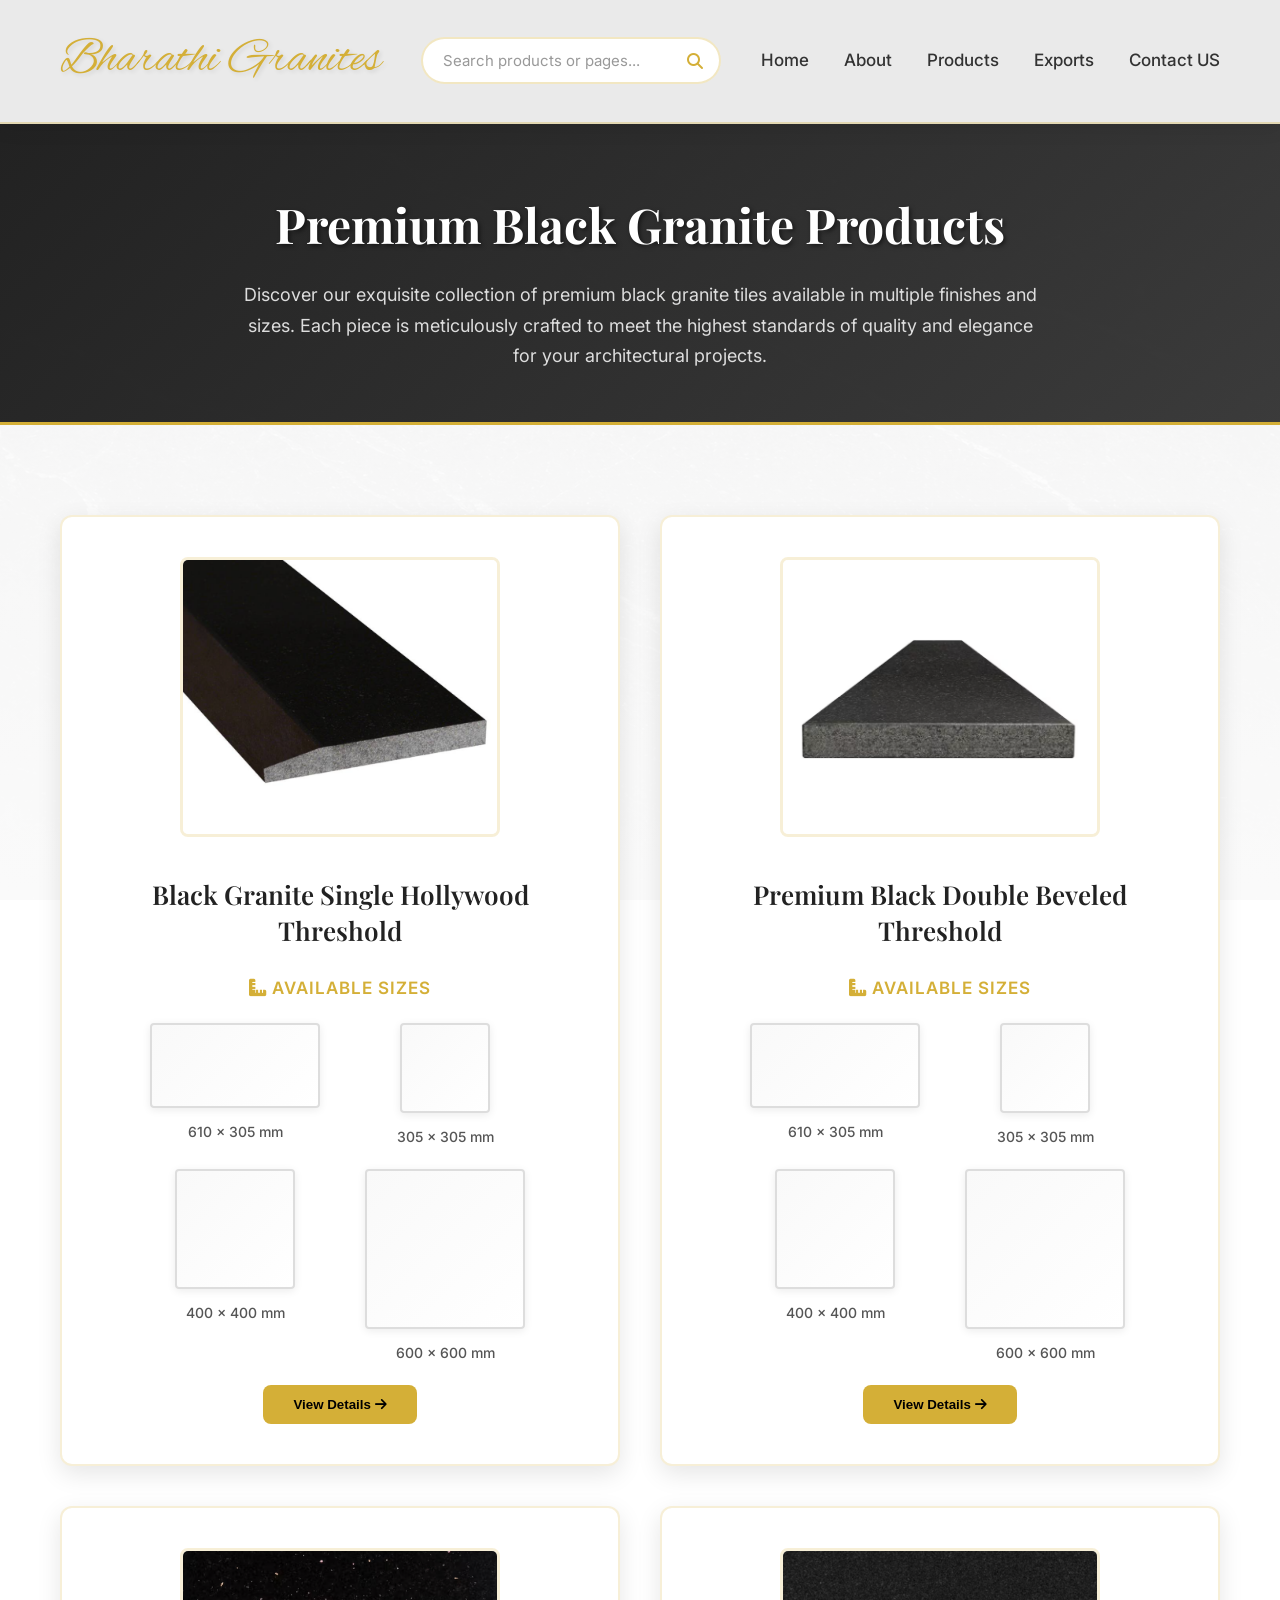
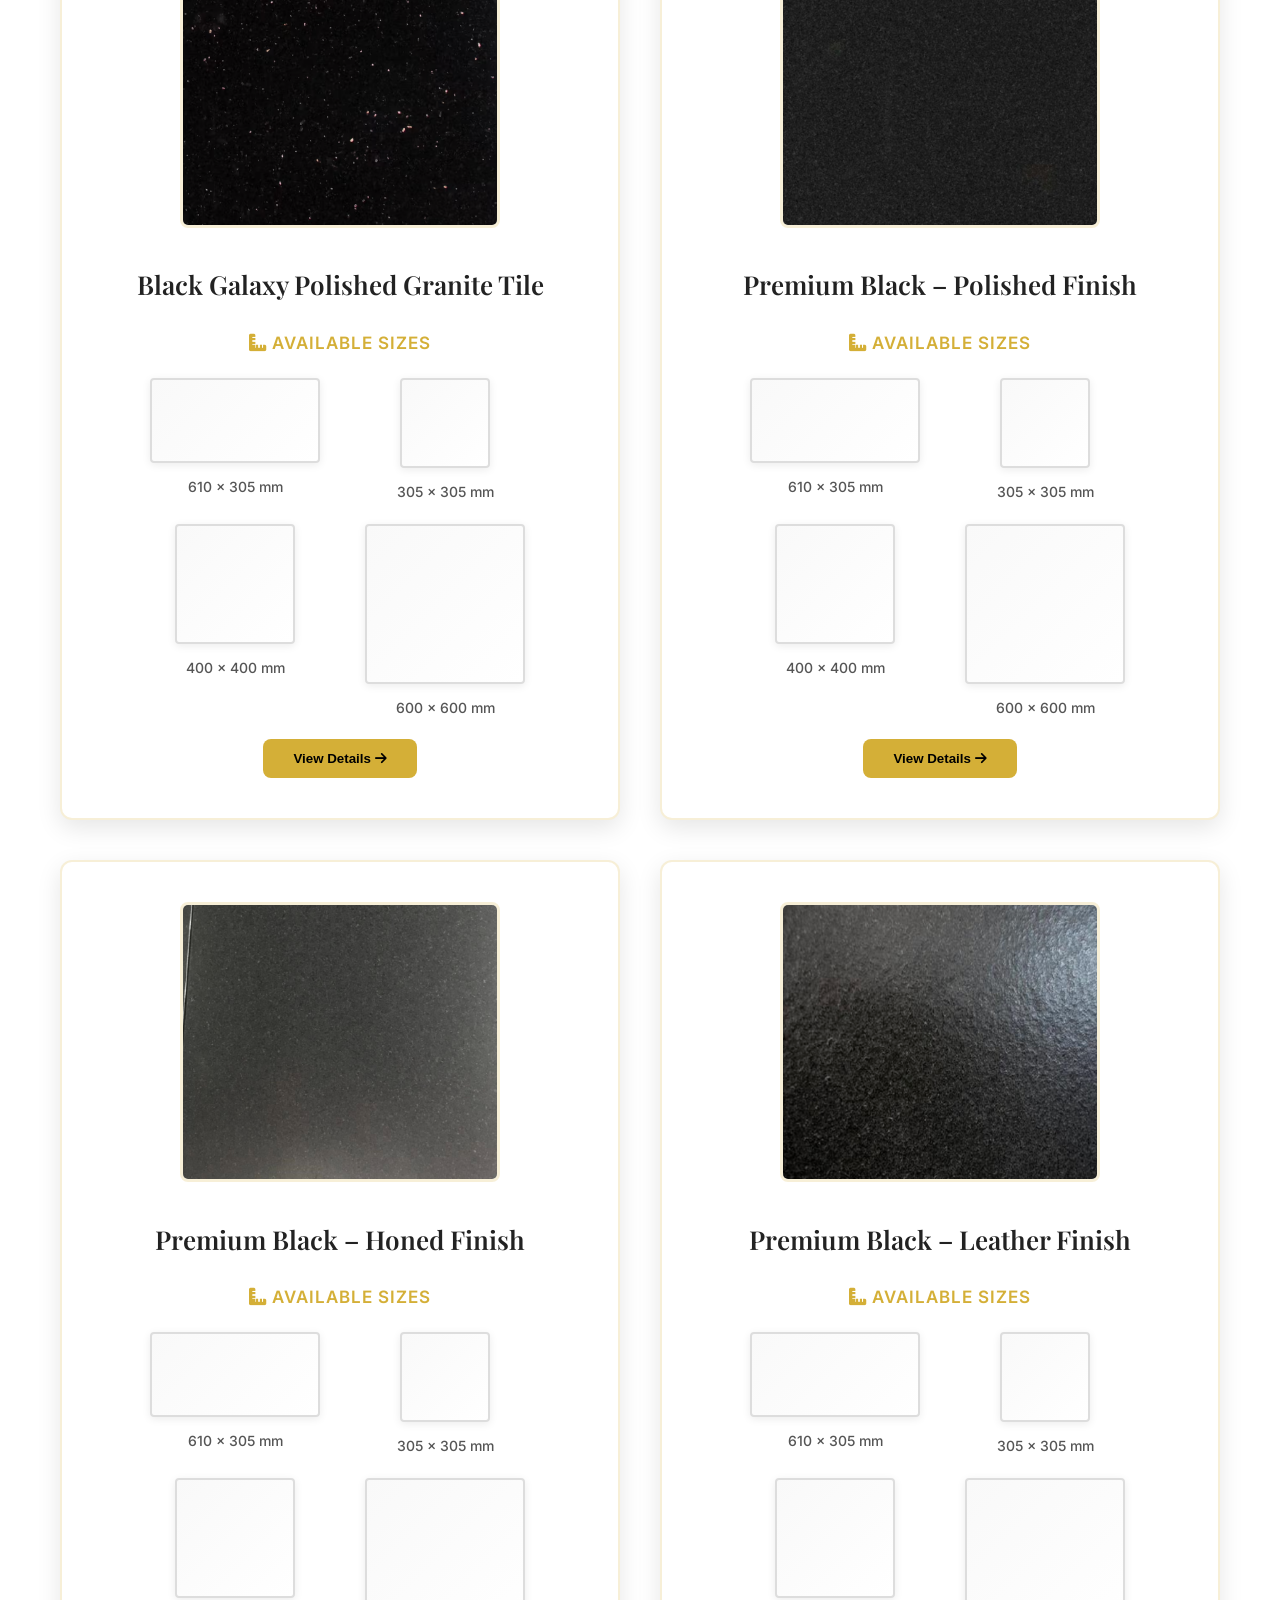
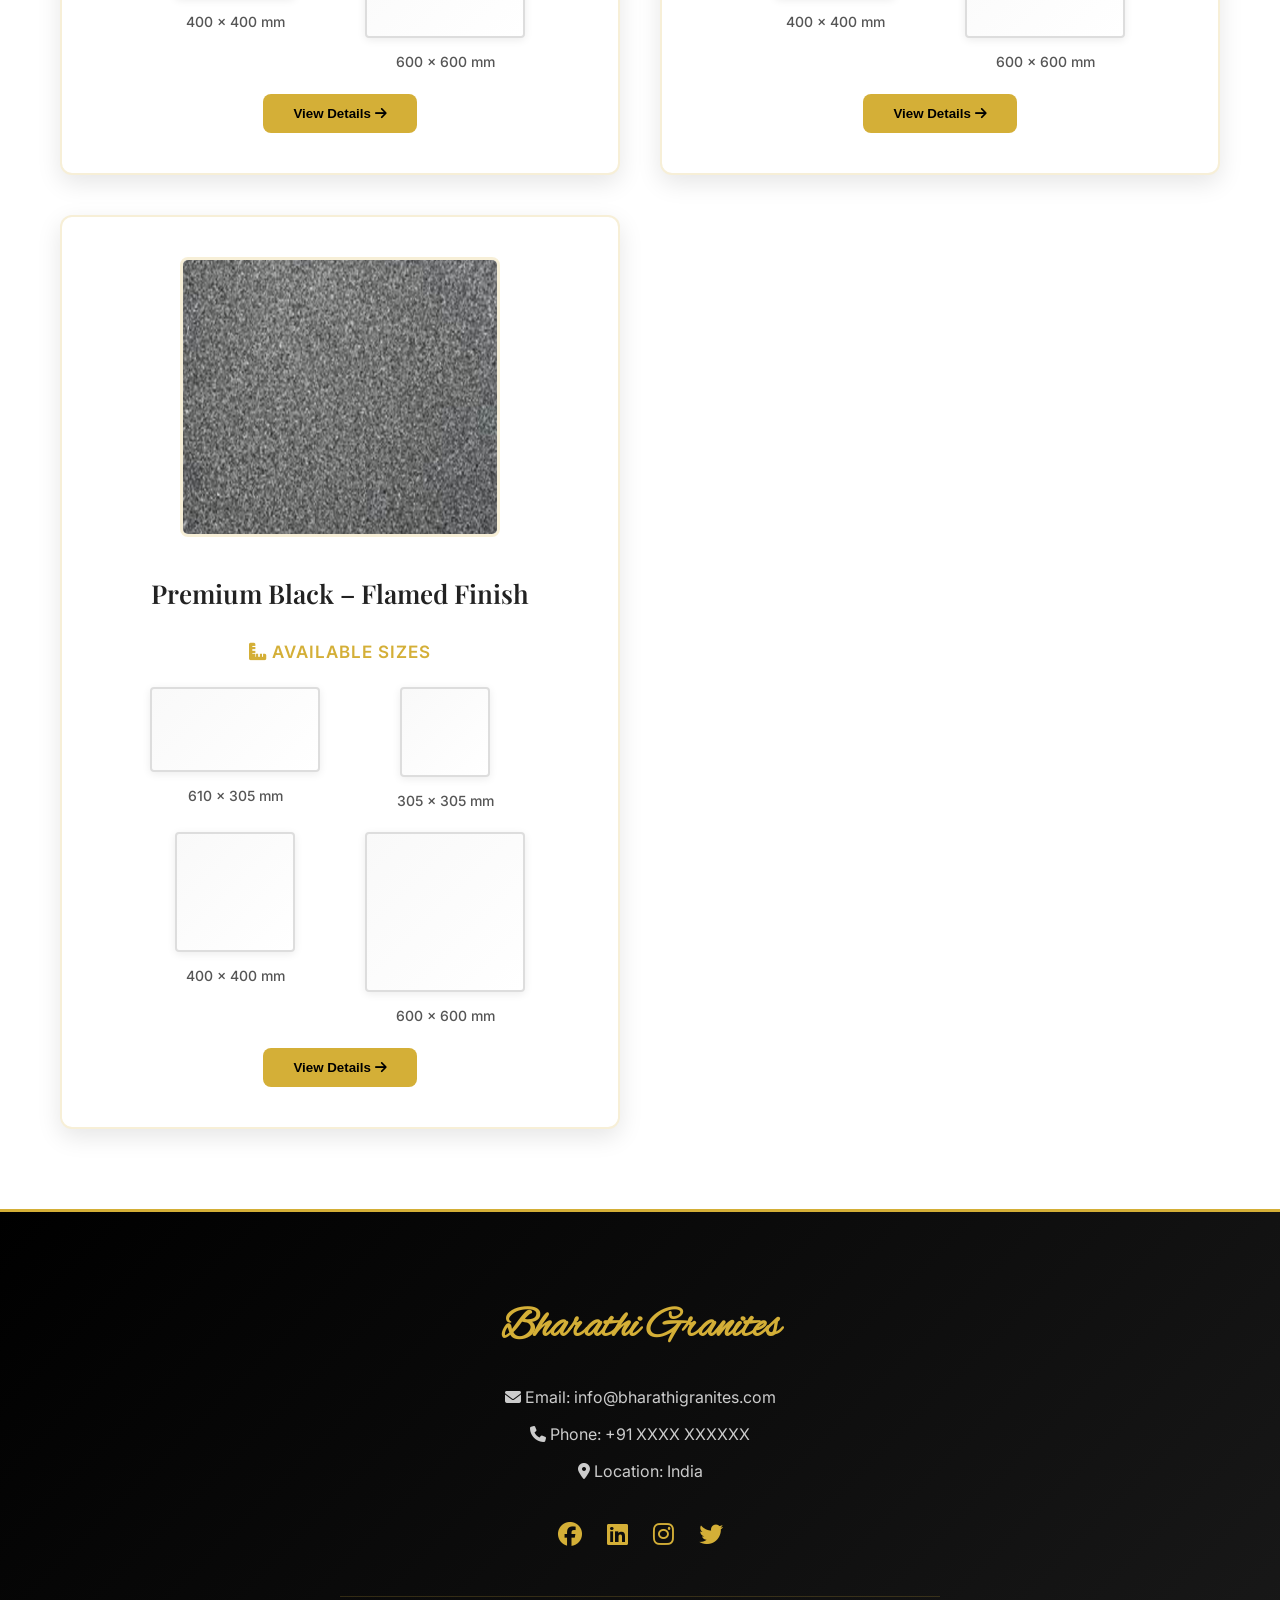
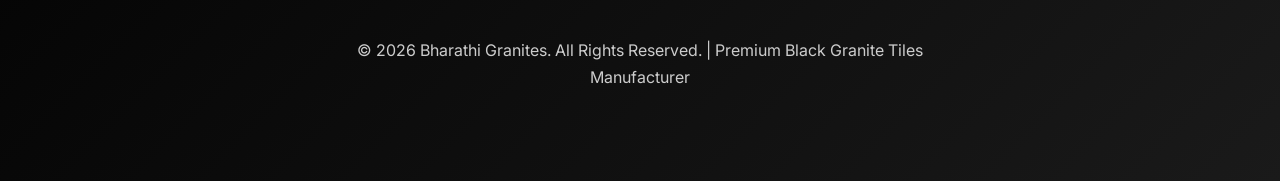
<file: pages/products.html>
<!DOCTYPE html>
<html lang="en">
<head>
<meta charset="UTF-8">
<meta name="viewport" content="width=device-width, initial-scale=1.0">
<title>Premium Black Granite Products | Bharathi Granites</title>
<meta name="description" content="Explore our range of premium black granite tiles in various finishes - Polished, Honed, Leather, and Flamed. Available in multiple sizes for architectural projects.">

<link href="https://fonts.googleapis.com/css2?family=Alex+Brush&family=Playfair+Display:wght@400;500;600;700&family=Inter:wght@300;400;500;600;700&display=swap" rel="stylesheet">
<link rel="stylesheet" href="https://cdnjs.cloudflare.com/ajax/libs/font-awesome/6.4.0/css/all.min.css">
<link rel="stylesheet" href="../css/search-styles.css">

<style>
:root{
  --gold:#d4af37;
  --black:#0b0b0b;
  --dark:#121212;
  --grey:#9a9a9a;
  --white:#eaeaea;
  --light-gold: #f4e4c1;
}

*{margin:0;padding:0;box-sizing:border-box;}

html{scroll-behavior:smooth;}

body{
  font-family:'Inter',sans-serif;
  line-height:1.7;
  font-size:18px;
  background:
  linear-gradient(rgba(255,255,255,0.95),rgba(255,255,255,0.98)),
  url("../images/black-granite.png");
  background-size:cover;
  background-position:center;
  background-repeat:no-repeat;
  background-attachment:fixed;
  color:#333;
}

/* HEADER */
header{
  padding:20px 60px;
  background:rgba(234,234,234,0.98);
  position:sticky;
  top:0;
  z-index:100;
  border-bottom:2px solid rgba(212,175,55,0.3);
  backdrop-filter:blur(10px);
  box-shadow:0 2px 20px rgba(0,0,0,0.1);
}

nav{display:flex;justify-content:space-between;align-items:center;}

.logo{
  font-family:'Alex Brush',cursive;
  font-size:48px;
  color:#d4af37;
  text-decoration: none;
  text-shadow:2px 2px 4px rgba(0,0,0,0.1);
  transition:all 0.3s ease;
}

.logo:hover{
  transform:scale(1.05);
  color:#c49b2e;
}

nav ul{display:flex;gap:35px;list-style:none;}
nav ul li{font-size:17px;position:relative;}
nav ul li a{
  color: #333;
  text-decoration: none;
  font-size: 17px;
  font-weight:500;
  transition:all 0.3s ease;
  position:relative;
  padding:8px 0;
}

nav ul li a::after{
  content:'';
  position:absolute;
  bottom:0;
  left:0;
  width:0;
  height:2px;
  background:var(--gold);
  transition:width 0.3s ease;
}

nav ul li a:hover{
  color: var(--gold);
}

nav ul li a:hover::after{
  width:100%;
}

.mobile-menu-toggle{
  display:none;
  font-size:28px;
  color:#333;
  cursor:pointer;
}

/* PAGE HERO */
.page-hero{
  text-align:center;
  padding:60px 60px 50px;
  background:linear-gradient(135deg, rgba(11,11,11,0.9) 0%, rgba(26,26,26,0.85) 100%);
  border-bottom:3px solid var(--gold);
}

.page-hero h1{
  font-family:'Playfair Display',serif;
  font-size:48px;
  font-weight:700;
  color:#fff;
  margin-bottom:15px;
  text-shadow:2px 2px 4px rgba(0,0,0,0.5);
}

.page-hero p{
  font-size:18px;
  color:#ddd;
  max-width:800px;
  margin:0 auto;
  line-height:1.7;
}

/* PRODUCTS SECTION */
.products-section{
  padding:60px 60px 80px;
  max-width:1400px;
  margin:0 auto;
}

.products-grid{
  display:grid;
  grid-template-columns: repeat(auto-fit, minmax(450px, 1fr));
  gap:40px;
  margin-top:30px;
}

.product-card{
  background:#fff;
  padding:40px;
  border-radius:12px;
  box-shadow:0 8px 25px rgba(0,0,0,0.1);
  border:2px solid rgba(212,175,55,0.2);
  transition:all 0.4s ease;
  text-align:center;
}

.product-card:hover{
  transform:translateY(-8px);
  box-shadow:0 12px 30px rgba(212,175,55,0.25);
  border-color:var(--gold);
}

.product-card img{
  width:100%;
  max-width:320px;
  height:280px;
  object-fit:cover;
  margin-bottom:30px;
  border-radius:8px;
  border:3px solid rgba(212,175,55,0.2);
  transition:all 0.3s ease;
}

.product-card:hover img{
  border-color:#ccc;
  box-shadow:0 5px 15px rgba(0,0,0,0.1);
}

.product-card h2{
  font-family:'Playfair Display',serif;
  font-size:26px;
  font-weight:600;
  color:#222;
  margin-bottom:25px;
  line-height:1.4;
}

/* SIZE VISUALS */
.sizes-title{
  font-size:17px;
  font-weight:600;
  color:var(--gold);
  margin-bottom:20px;
  text-transform:uppercase;
  letter-spacing:1px;
}

.size-container{
  display:grid;
  grid-template-columns:repeat(2, 1fr);
  gap:20px;
  max-width:400px;
  margin:0 auto;
}

.size-item{
  display:flex;
  flex-direction:column;
  align-items:center;
  gap:12px;
}

.size-box{
  border:2px solid #ddd;
  display:flex;
  align-items:center;
  justify-content:center;
  font-size:11px;
  color:#666;
  background:linear-gradient(135deg, #f9f9f9 0%, #fff 100%);
  transition:all 0.3s ease;
  border-radius:4px;
  box-shadow:0 2px 8px rgba(0,0,0,0.08);
}

.size-item:hover .size-box{
  border-color:var(--gold);
  background:linear-gradient(135deg, #fff 0%, #fffef8 100%);
  box-shadow:0 3px 10px rgba(212,175,55,0.15);
}

.size-item span{
  font-size:14px;
  font-weight:500;
  color:#555;
}

/* SIZE PROPORTIONS */
.size1{ width:170px; height:85px;}
.size2{ width:90px; height:90px;}
.size3{ width:120px; height:120px;}
.size4{ width:160px; height:160px;}

/* FOOTER */
footer{
  padding:80px 60px;
  background:linear-gradient(135deg, #000 0%, #1a1a1a 100%);
  text-align:center;
  color:#fff;
  border-top:3px solid var(--gold);
}

footer h4{
  font-family:'Alex Brush',cursive;
  font-size:42px;
  color:var(--gold);
  margin-bottom:20px;
}

footer p{
  color:#ccc;
  margin:10px 0;
  font-size:16px;
}

.footer-content{
  max-width:600px;
  margin:0 auto;
}

.social-links{
  margin-top:30px;
  display:flex;
  justify-content:center;
  gap:25px;
}

.social-links a{
  color:var(--gold);
  font-size:24px;
  transition:all 0.3s ease;
}

.social-links a:hover{
  color:#fff;
  transform:translateY(-3px);
}

.copyright{
  margin-top:40px;
  padding-top:30px;
  border-top:1px solid rgba(212,175,55,0.2);
  font-size:14px;
  color:#888;
}

/* RESPONSIVE */
@media(max-width:768px){
  header{padding:16px 25px;}
  
  .logo{font-size:36px;}
  
  nav ul{
    position:fixed;
    top:0;
    right:-100%;
    width:70%;
    height:100vh;
    background:rgba(234,234,234,0.98);
    flex-direction:column;
    justify-content:center;
    align-items:center;
    gap:30px;
    transition:right 0.3s ease;
    backdrop-filter:blur(10px);
    z-index:999;
  }
  
  nav ul.active{
    right:0;
  }
  
  .mobile-menu-toggle{
    display:block;
    font-size:28px;
    color:#333;
    cursor:pointer;
    z-index:1000;
  }
  
  nav ul li a{font-size:18px;}
  
  .page-hero{padding:50px 25px 40px;}
  .page-hero h1{font-size:32px;}
  .page-hero p{font-size:16px;}
  
  .products-section{padding:50px 25px 60px;}
  
  .products-grid{
    grid-template-columns:1fr;
    gap:35px;
  }
  
  .product-card{padding:30px;}
  .product-card h2{font-size:22px;}
  
  .size-container{
    grid-template-columns:repeat(2, 1fr);
    gap:15px;
  }
  
  .size1{width:140px; height:70px;}
  .size2{width:75px; height:75px;}
  .size3{width:100px; height:100px;}
  .size4{width:130px; height:130px;}
  
  footer{padding:60px 25px;}
}

</style>
</head>

<body>

<header>
<nav>
<a href="../index.html" class="logo">Bharathi Granites</a>
<div class="search-container">
    <div class="search-box">
        <input type="text" 
               id="searchInput" 
               class="search-input" 
               placeholder="Search products or pages..."
               autocomplete="off">
        <i class="fas fa-search search-icon"></i>
        <div id="searchResults" class="search-results"></div>
    </div>
</div>
<div class="mobile-menu-toggle" onclick="toggleMobileMenu()">
    <i class="fas fa-bars"></i>
</div>
<ul id="mobileMenu">
<li><a href="../index.html" onclick="closeMobileMenu()">Home</a></li>
<li><a href="about.html" onclick="closeMobileMenu()">About</a></li>
<li><a href="products.html" onclick="closeMobileMenu()">Products</a></li>
<li><a href="exports.html" onclick="closeMobileMenu()">Exports</a></li>
<li><a href="contact.html" onclick="closeMobileMenu()">Contact US</a></li>
</ul>
</nav>
</header>

<section class="page-hero">
<h1>Premium Black Granite Products</h1>
<p>Discover our exquisite collection of premium black granite tiles available in multiple finishes and sizes. Each piece is meticulously crafted to meet the highest standards of quality and elegance for your architectural projects.</p>
</section>

<section class="products-section">
<div class="products-grid">

<!-- PRODUCT 1 -->
<div class="product-card">
    <a href="../products/product-black-granite-threshold.html" style="text-decoration:none; color:inherit;">
    <img src="../images/Threshold4x36x.75.png" alt="Threshold Black Granite">
    <h2>Black Granite Single Hollywood Threshold</h2>
    <p class="sizes-title"><i class="fas fa-ruler-combined"></i> Available Sizes</p>
    <div class="size-container">
        <div class="size-item">
            <div class="size-box size1"></div>
            <span>610 × 305 mm</span>
        </div>
        <div class="size-item">
            <div class="size-box size2"></div>
            <span>305 × 305 mm</span>
        </div>
        <div class="size-item">
            <div class="size-box size3"></div>
            <span>400 × 400 mm</span>
        </div>
        <div class="size-item">
            <div class="size-box size4"></div>
            <span>600 × 600 mm</span>
        </div>
    </div>
    <button class="view-details-btn" style="margin-top:20px; padding:12px 30px; background:var(--gold); color:#000; border:none; border-radius:8px; cursor:pointer; font-weight:600; transition:all 0.3s ease;">
        View Details <i class="fas fa-arrow-right"></i>
    </button>
    </a>
</div>

<!-- PRODUCT 2 -->
<div class="product-card">
    <a href="../products/product-double-beveled-threshold.html" style="text-decoration:none; color:inherit;">
    <img src="../images/Premium Black Double Beveled.png" alt="Premium Black Granite">
    <h2>Premium Black Double Beveled Threshold</h2>
    <p class="sizes-title"><i class="fas fa-ruler-combined"></i> Available Sizes</p>
    <div class="size-container">
        <div class="size-item">
            <div class="size-box size1"></div>
            <span>610 × 305 mm</span>
        </div>
        <div class="size-item">
            <div class="size-box size2"></div>
            <span>305 × 305 mm</span>
        </div>
        <div class="size-item">
            <div class="size-box size3"></div>
            <span>400 × 400 mm</span>
        </div>
        <div class="size-item">
            <div class="size-box size4"></div>
            <span>600 × 600 mm</span>
        </div>
    </div>
    <button class="view-details-btn" style="margin-top:20px; padding:12px 30px; background:var(--gold); color:#000; border:none; border-radius:8px; cursor:pointer; font-weight:600; transition:all 0.3s ease;">
        View Details <i class="fas fa-arrow-right"></i>
    </button>
    </a>
</div>

<!-- PRODUCT 3 -->
<div class="product-card">
    <a href="../products/product-black-galaxy.html" style="text-decoration:none; color:inherit;">
    <img src="../images/BlackGalaxy.png" alt="Black Galaxy Granite">
    <h2>Black Galaxy Polished Granite Tile</h2>
    <p class="sizes-title"><i class="fas fa-ruler-combined"></i> Available Sizes</p>
    <div class="size-container">
        <div class="size-item">
            <div class="size-box size1"></div>
            <span>610 × 305 mm</span>
        </div>
        <div class="size-item">
            <div class="size-box size2"></div>
            <span>305 × 305 mm</span>
        </div>
        <div class="size-item">
            <div class="size-box size3"></div>
            <span>400 × 400 mm</span>
        </div>
        <div class="size-item">
            <div class="size-box size4"></div>
            <span>600 × 600 mm</span>
        </div>
    </div>
    <button class="view-details-btn" style="margin-top:20px; padding:12px 30px; background:var(--gold); color:#000; border:none; border-radius:8px; cursor:pointer; font-weight:600; transition:all 0.3s ease;">
        View Details <i class="fas fa-arrow-right"></i>
    </button>
    </a>
</div>

<!-- PRODUCT 4 -->
<div class="product-card">
    <a href="../products/product-premium-black-polished.html" style="text-decoration:none; color:inherit;">
    <img src="../images/Premium-black.png" alt="Premium Black Granite">
    <h2>Premium Black – Polished Finish</h2>
    <p class="sizes-title"><i class="fas fa-ruler-combined"></i> Available Sizes</p>
    <div class="size-container">
        <div class="size-item">
            <div class="size-box size1"></div>
            <span>610 × 305 mm</span>
        </div>
        <div class="size-item">
            <div class="size-box size2"></div>
            <span>305 × 305 mm</span>
        </div>
        <div class="size-item">
            <div class="size-box size3"></div>
            <span>400 × 400 mm</span>
        </div>
        <div class="size-item">
            <div class="size-box size4"></div>
            <span>600 × 600 mm</span>
        </div>
    </div>
    <button class="view-details-btn" style="margin-top:20px; padding:12px 30px; background:var(--gold); color:#000; border:none; border-radius:8px; cursor:pointer; font-weight:600; transition:all 0.3s ease;">
        View Details <i class="fas fa-arrow-right"></i>
    </button>
    </a>
</div>

<!-- PRODUCT 5 -->
<div class="product-card">
    <a href="../products/product-premium-black-honed.html" style="text-decoration:none; color:inherit;">
    <img src="../images/HonedPolish.png" alt="Honed Black Granite">
    <h2>Premium Black – Honed Finish</h2>
    <p class="sizes-title"><i class="fas fa-ruler-combined"></i> Available Sizes</p>
    <div class="size-container">
        <div class="size-item">
            <div class="size-box size1"></div>
            <span>610 × 305 mm</span>
        </div>
        <div class="size-item">
            <div class="size-box size2"></div>
            <span>305 × 305 mm</span>
        </div>
        <div class="size-item">
            <div class="size-box size3"></div>
            <span>400 × 400 mm</span>
        </div>
        <div class="size-item">
            <div class="size-box size4"></div>
            <span>600 × 600 mm</span>
        </div>
    </div>
    <button class="view-details-btn" style="margin-top:20px; padding:12px 30px; background:var(--gold); color:#000; border:none; border-radius:8px; cursor:pointer; font-weight:600; transition:all 0.3s ease;">
        View Details <i class="fas fa-arrow-right"></i>
    </button>
    </a>
</div>

<!-- PRODUCT 6 -->
<div class="product-card">
    <a href="../products/product-premium-black-leather.html" style="text-decoration:none; color:inherit;">
    <img src="../images/Leather.png" alt="Leather Black Granite">
    <h2>Premium Black – Leather Finish</h2>
    <p class="sizes-title"><i class="fas fa-ruler-combined"></i> Available Sizes</p>
    <div class="size-container">
        <div class="size-item">
            <div class="size-box size1"></div>
            <span>610 × 305 mm</span>
        </div>
        <div class="size-item">
            <div class="size-box size2"></div>
            <span>305 × 305 mm</span>
        </div>
        <div class="size-item">
            <div class="size-box size3"></div>
            <span>400 × 400 mm</span>
        </div>
        <div class="size-item">
            <div class="size-box size4"></div>
            <span>600 × 600 mm</span>
        </div>
    </div>
    <button class="view-details-btn" style="margin-top:20px; padding:12px 30px; background:var(--gold); color:#000; border:none; border-radius:8px; cursor:pointer; font-weight:600; transition:all 0.3s ease;">
        View Details <i class="fas fa-arrow-right"></i>
    </button>
    </a>
</div>

<!-- PRODUCT 7 -->
<div class="product-card">
    <a href="../products/product-premium-black-flamed.html" style="text-decoration:none; color:inherit;">
    <img src="../images/Flamed.png" alt="Flamed Black Granite">
    <h2>Premium Black – Flamed Finish</h2>
    <p class="sizes-title"><i class="fas fa-ruler-combined"></i> Available Sizes</p>
    <div class="size-container">
        <div class="size-item">
            <div class="size-box size1"></div>
            <span>610 × 305 mm</span>
        </div>
        <div class="size-item">
            <div class="size-box size2"></div>
            <span>305 × 305 mm</span>
        </div>
        <div class="size-item">
            <div class="size-box size3"></div>
            <span>400 × 400 mm</span>
        </div>
        <div class="size-item">
            <div class="size-box size4"></div>
            <span>600 × 600 mm</span>
        </div>
    </div>
    <button class="view-details-btn" style="margin-top:20px; padding:12px 30px; background:var(--gold); color:#000; border:none; border-radius:8px; cursor:pointer; font-weight:600; transition:all 0.3s ease;">
        View Details <i class="fas fa-arrow-right"></i>
    </button>
    </a>
</div>

</div>
</section>

<footer>
<div class="footer-content">
<h4>Bharathi Granites</h4>
<p><i class="fas fa-envelope"></i> Email: info@bharathigranites.com</p>
<p><i class="fas fa-phone"></i> Phone: +91 XXXX XXXXXX</p>
<p><i class="fas fa-map-marker-alt"></i> Location: India</p>

<div class="social-links">
<a href="#" aria-label="Facebook"><i class="fab fa-facebook"></i></a>
<a href="#" aria-label="LinkedIn"><i class="fab fa-linkedin"></i></a>
<a href="#" aria-label="Instagram"><i class="fab fa-instagram"></i></a>
<a href="#" aria-label="Twitter"><i class="fab fa-twitter"></i></a>
</div>

<div class="copyright">
<p>&copy; 2026 Bharathi Granites. All Rights Reserved. | Premium Black Granite Tiles Manufacturer</p>
</div>
</div>
</footer>

<script>
// Mobile Menu Toggle
function toggleMobileMenu() {
  const menu = document.getElementById('mobileMenu');
  menu.classList.toggle('active');
}

function closeMobileMenu() {
  const menu = document.getElementById('mobileMenu');
  menu.classList.remove('active');
}

// Close menu when clicking outside
document.addEventListener('click', function(event) {
  const menu = document.getElementById('mobileMenu');
  const toggle = document.querySelector('.mobile-menu-toggle');
  if (menu && !menu.contains(event.target) && !toggle.contains(event.target)) {
    menu.classList.remove('active');
  }
});
</script>

<script src="../js/search-script.js"></script>

</body>
</html>
</file>
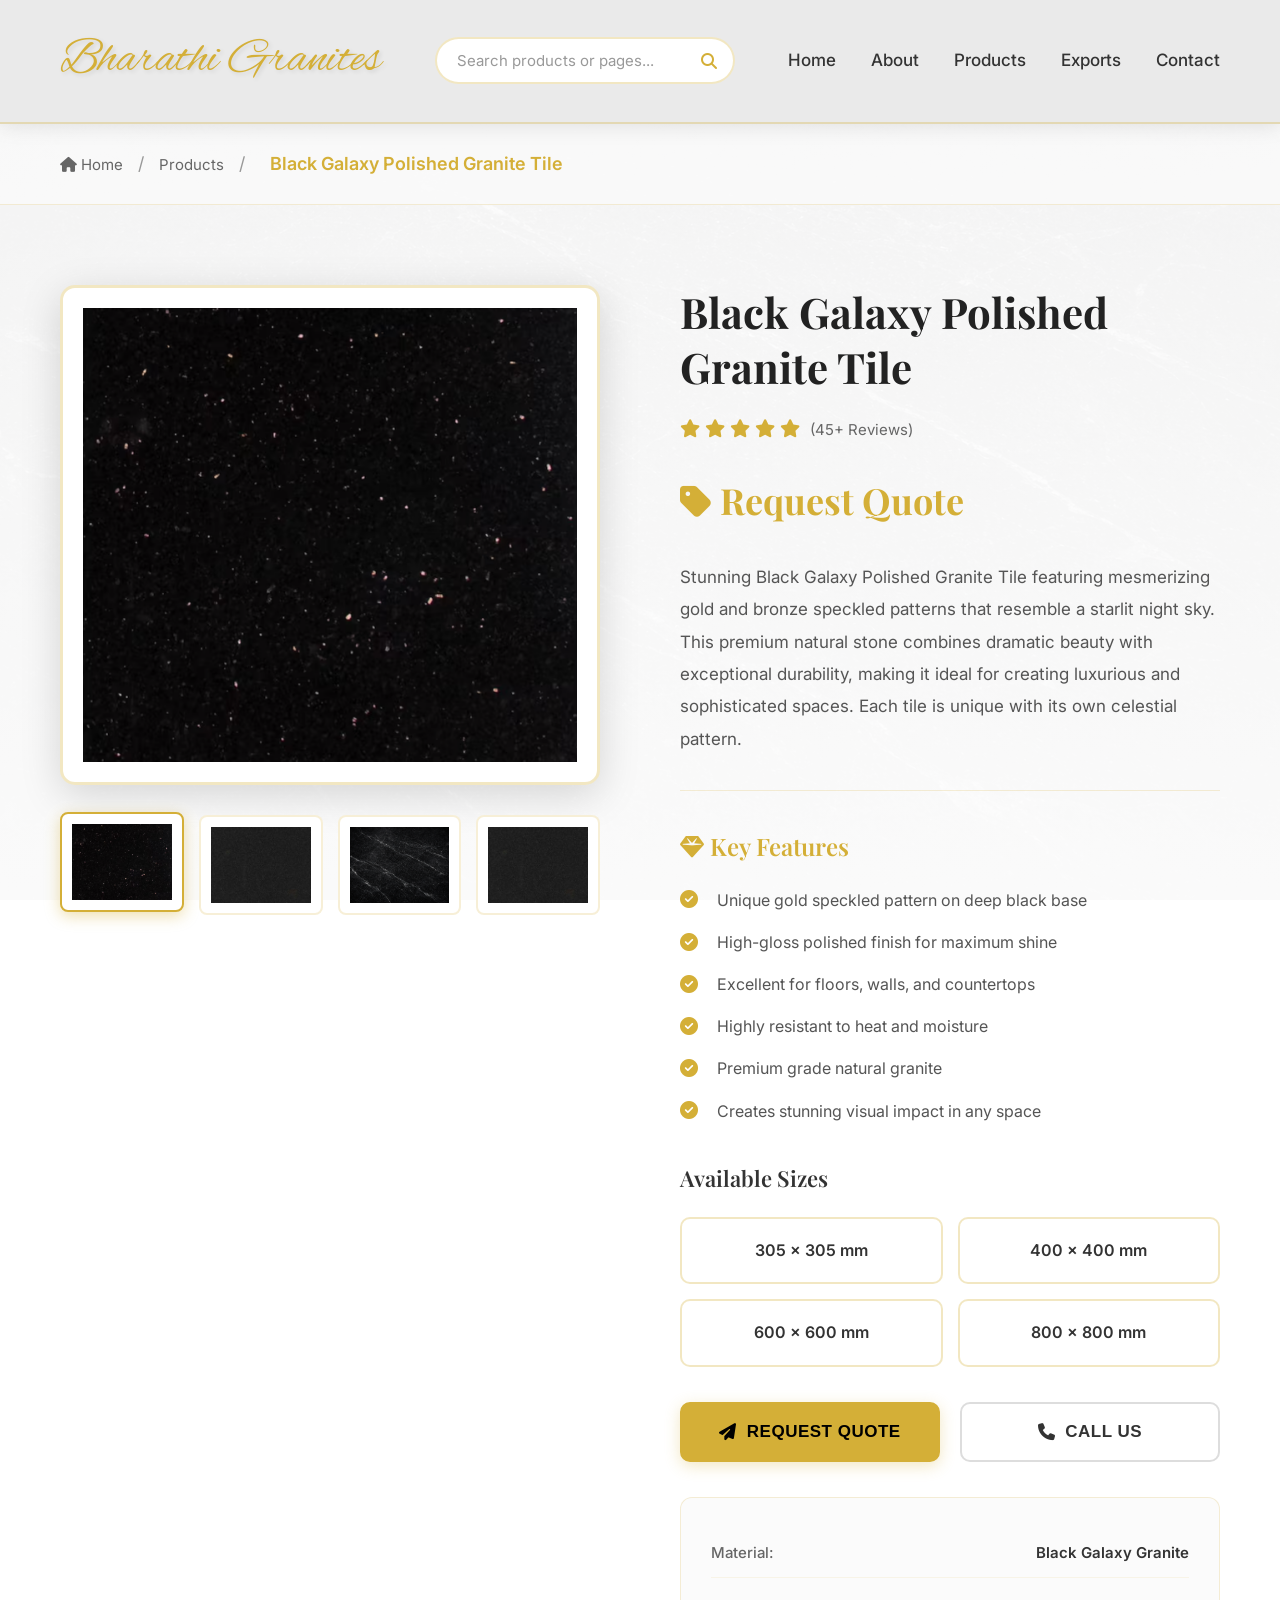
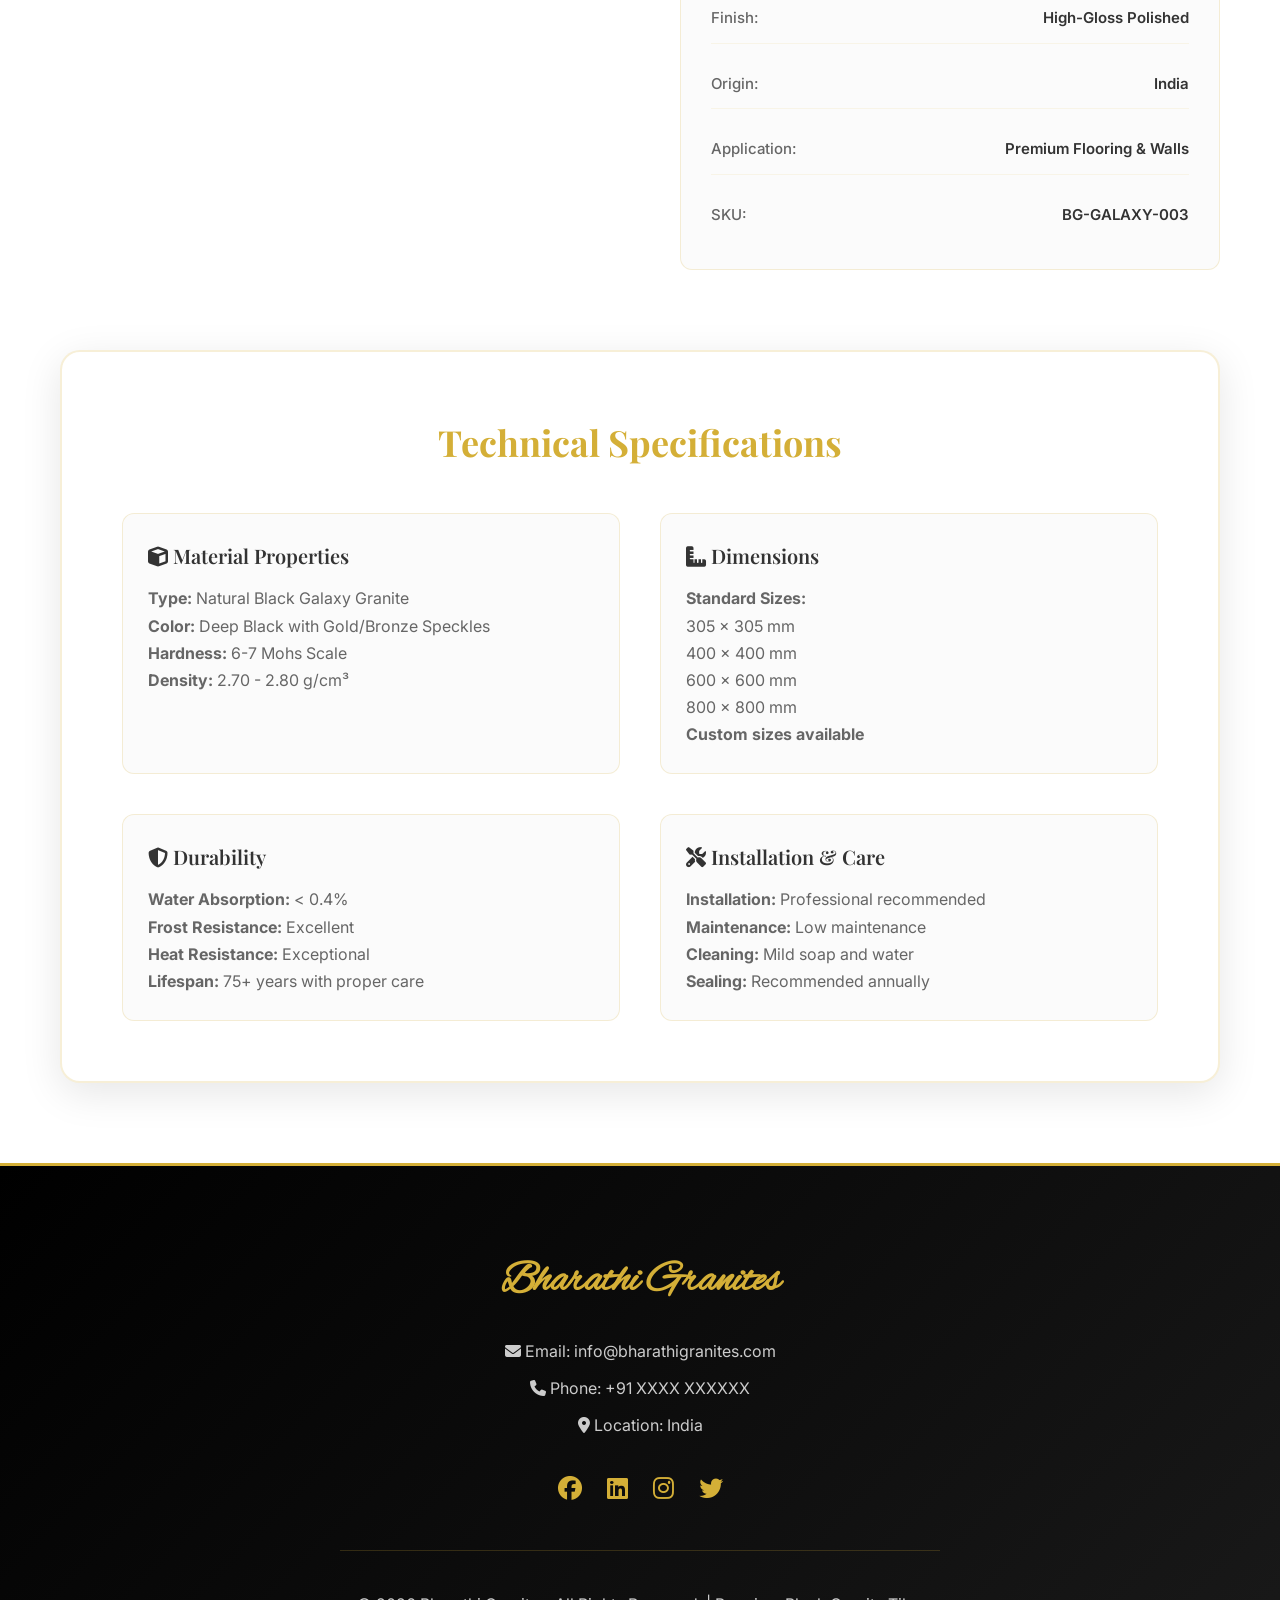
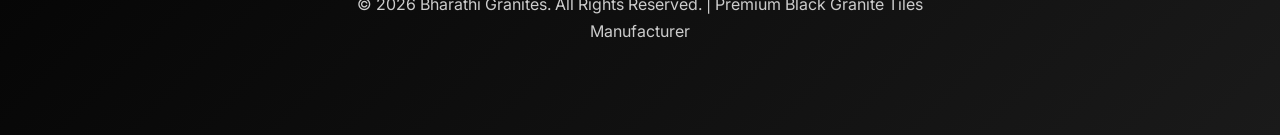
<file: products/product-black-galaxy.html>
<!DOCTYPE html>
<html lang="en">
<head>
<meta charset="UTF-8">
<meta name="viewport" content="width=device-width, initial-scale=1.0">
<title>Black Galaxy Polished Granite Tile | Bharathi Granites</title>
<meta name="description" content="Black Galaxy Polished Granite Tile with stunning gold speckled pattern. Premium quality natural stone for elegant spaces.">

<link href="https://fonts.googleapis.com/css2?family=Alex+Brush&family=Playfair+Display:wght@400;500;600;700&family=Inter:wght@300;400;500;600;700&display=swap" rel="stylesheet">
<link rel="stylesheet" href="https://cdnjs.cloudflare.com/ajax/libs/font-awesome/6.4.0/css/all.min.css">
<link rel="stylesheet" href="../css/search-styles.css">

<style>
:root{
  --gold:#d4af37;
  --black:#0b0b0b;
  --dark:#121212;
  --grey:#9a9a9a;
  --white:#eaeaea;
  --light-gold: #f4e4c1;
}

*{margin:0;padding:0;box-sizing:border-box;}

html{scroll-behavior:smooth;}

body{
  font-family:'Inter',sans-serif;
  line-height:1.7;
  font-size:18px;
  background:
  linear-gradient(rgba(255,255,255,0.95),rgba(255,255,255,0.98)),
  url("../images/black-granite.png");
  background-size:cover;
  background-position:center;
  background-repeat:no-repeat;
  background-attachment:fixed;
  color:#333;
}

/* HEADER */
header{
  padding:20px 60px;
  background:rgba(234,234,234,0.98);
  position:sticky;
  top:0;
  z-index:100;
  border-bottom:2px solid rgba(212,175,55,0.3);
  backdrop-filter:blur(10px);
  box-shadow:0 2px 20px rgba(0,0,0,0.1);
}

nav{display:flex;justify-content:space-between;align-items:center;}

.logo{
  font-family:'Alex Brush',cursive;
  font-size:48px;
  color:#d4af37;
  text-decoration: none;
  text-shadow:2px 2px 4px rgba(0,0,0,0.1);
  transition:all 0.3s ease;
}

.logo:hover{
  transform:scale(1.05);
  color:#c49b2e;
}

nav ul{display:flex;gap:35px;list-style:none;}
nav ul li{font-size:17px;position:relative;}
nav ul li a{
  color: #333;
  text-decoration: none;
  font-size: 17px;
  font-weight:500;
  transition:all 0.3s ease;
  position:relative;
  padding:8px 0;
}

nav ul li a::after{
  content:'';
  position:absolute;
  bottom:0;
  left:0;
  width:0;
  height:2px;
  background:var(--gold);
  transition:width 0.3s ease;
}

nav ul li a:hover{
  color: var(--gold);
}

nav ul li a:hover::after{
  width:100%;
}

.mobile-menu-toggle{
  display:none;
  font-size:28px;
  color:#333;
  cursor:pointer;
}

/* BREADCRUMB */
.breadcrumb{
  padding:25px 60px;
  background:rgba(250,250,250,0.8);
  border-bottom:1px solid rgba(212,175,55,0.2);
}

.breadcrumb a{
  color:#666;
  text-decoration:none;
  font-size:15px;
  transition:color 0.3s ease;
}

.breadcrumb a:hover{
  color:var(--gold);
}

.breadcrumb span{
  color:#999;
  margin:0 10px;
}

.breadcrumb .current{
  color:var(--gold);
  font-weight:600;
}

/* PRODUCT DETAIL SECTION */
.product-detail{
  padding:80px 60px;
  max-width:1400px;
  margin:0 auto;
}

.product-layout{
  display:grid;
  grid-template-columns:1fr 1fr;
  gap:80px;
  margin-bottom:80px;
}

/* Product Images */
.product-images{
  position:sticky;
  top:120px;
  height:fit-content;
}

.main-image{
  width:100%;
  height:500px;
  object-fit:cover;
  border-radius:15px;
  border:3px solid rgba(212,175,55,0.3);
  box-shadow:0 10px 40px rgba(0,0,0,0.15);
  margin-bottom:20px;
  background:#fff;
  padding:20px;
}

.thumbnail-images{
  display:grid;
  grid-template-columns:repeat(4,1fr);
  gap:15px;
}

.thumbnail{
  width:100%;
  height:100px;
  object-fit:cover;
  border-radius:8px;
  border:2px solid rgba(212,175,55,0.2);
  cursor:pointer;
  transition:all 0.3s ease;
  background:#fff;
  padding:10px;
}

.thumbnail:hover,
.thumbnail.active{
  border-color:var(--gold);
  box-shadow:0 4px 15px rgba(212,175,55,0.4);
  transform:translateY(-3px);
}

/* Product Info */
.product-info h1{
  font-family:'Playfair Display',serif;
  font-size:42px;
  font-weight:700;
  color:#222;
  margin-bottom:20px;
  line-height:1.3;
}

.product-rating{
  display:flex;
  align-items:center;
  gap:10px;
  margin-bottom:25px;
}

.stars{
  color:var(--gold);
  font-size:18px;
}

.rating-text{
  color:#666;
  font-size:15px;
}

.product-price{
  font-family:'Playfair Display',serif;
  font-size:36px;
  font-weight:700;
  color:var(--gold);
  margin-bottom:30px;
}

.product-description{
  font-size:17px;
  color:#555;
  line-height:1.9;
  margin-bottom:35px;
  padding-bottom:35px;
  border-bottom:1px solid rgba(212,175,55,0.2);
}

/* Product Features */
.product-features{
  margin-bottom:35px;
}

.product-features h3{
  font-family:'Playfair Display',serif;
  font-size:24px;
  color:var(--gold);
  margin-bottom:20px;
  font-weight:600;
}

.feature-list{
  display:grid;
  gap:15px;
}

.feature-item{
  display:flex;
  align-items:center;
  gap:12px;
  font-size:16px;
  color:#555;
}

.feature-item i{
  color:var(--gold);
  font-size:18px;
  width:25px;
}

/* Size Selection */
.size-selection{
  margin-bottom:35px;
}

.size-selection h3{
  font-family:'Playfair Display',serif;
  font-size:22px;
  color:#333;
  margin-bottom:20px;
  font-weight:600;
}

.size-options{
  display:grid;
  grid-template-columns:repeat(2,1fr);
  gap:15px;
}

.size-option{
  padding:18px;
  border:2px solid rgba(212,175,55,0.3);
  border-radius:10px;
  cursor:pointer;
  transition:all 0.3s ease;
  text-align:center;
  background:#fff;
}

.size-option:hover{
  border-color:var(--gold);
  background:rgba(212,175,55,0.05);
  transform:translateY(-3px);
  box-shadow:0 4px 15px rgba(212,175,55,0.2);
}

.size-option.selected{
  border-color:var(--gold);
  background:rgba(212,175,55,0.1);
  box-shadow:0 4px 15px rgba(212,175,55,0.3);
}

.size-name{
  font-weight:600;
  color:#333;
  font-size:16px;
}

/* CTA Buttons */
.cta-buttons{
  display:flex;
  gap:20px;
  margin-bottom:35px;
}

.btn-primary,
.btn-secondary{
  flex:1;
  padding:18px 35px;
  border:none;
  border-radius:10px;
  font-size:17px;
  font-weight:600;
  text-transform:uppercase;
  letter-spacing:0.5px;
  cursor:pointer;
  transition:all 0.3s ease;
  display:flex;
  align-items:center;
  justify-content:center;
  gap:10px;
}

.btn-primary{
  background:var(--gold);
  color:#000;
  border:2px solid var(--gold);
  box-shadow:0 4px 15px rgba(212,175,55,0.3);
}

.btn-primary:hover{
  background:transparent;
  color:var(--gold);
  transform:translateY(-3px);
  box-shadow:0 6px 25px rgba(212,175,55,0.5);
}

.btn-secondary{
  background:transparent;
  color:#333;
  border:2px solid #ddd;
}

.btn-secondary:hover{
  border-color:var(--gold);
  color:var(--gold);
  background:rgba(212,175,55,0.05);
}

/* Product Meta */
.product-meta{
  display:grid;
  gap:15px;
  padding:30px;
  background:rgba(250,250,250,0.8);
  border-radius:12px;
  border:1px solid rgba(212,175,55,0.2);
}

.meta-item{
  display:flex;
  justify-content:space-between;
  padding:12px 0;
  border-bottom:1px solid rgba(212,175,55,0.1);
  font-size:15px;
}

.meta-item:last-child{
  border-bottom:none;
}

.meta-label{
  color:#666;
  font-weight:500;
}

.meta-value{
  color:#333;
  font-weight:600;
}

/* Specifications Section */
.specifications{
  margin-top:80px;
  padding:60px;
  background:#fff;
  border-radius:20px;
  border:2px solid rgba(212,175,55,0.2);
  box-shadow:0 10px 40px rgba(0,0,0,0.1);
}

.specifications h2{
  font-family:'Playfair Display',serif;
  font-size:36px;
  color:var(--gold);
  margin-bottom:40px;
  text-align:center;
  font-weight:700;
}

.spec-grid{
  display:grid;
  grid-template-columns:repeat(2,1fr);
  gap:40px;
}

.spec-item{
  padding:25px;
  background:rgba(250,250,250,0.8);
  border-radius:12px;
  border:1px solid rgba(212,175,55,0.2);
}

.spec-item h4{
  font-family:'Playfair Display',serif;
  font-size:20px;
  color:#333;
  margin-bottom:12px;
  font-weight:600;
}

.spec-item p{
  color:#666;
  font-size:16px;
  line-height:1.7;
}

/* FOOTER */
footer{
  padding:80px 60px;
  background:linear-gradient(135deg, #000 0%, #1a1a1a 100%);
  text-align:center;
  color:#fff;
  border-top:3px solid var(--gold);
}

footer h4{
  font-family:'Alex Brush',cursive;
  font-size:42px;
  color:var(--gold);
  margin-bottom:20px;
}

footer p{
  color:#ccc;
  margin:10px 0;
  font-size:16px;
}

.footer-content{
  max-width:600px;
  margin:0 auto;
}

.social-links{
  margin-top:30px;
  display:flex;
  justify-content:center;
  gap:25px;
}

.social-links a{
  color:var(--gold);
  font-size:24px;
  transition:all 0.3s ease;
}

.social-links a:hover{
  color:#fff;
  transform:translateY(-3px);
}

.copyright{
  margin-top:40px;
  padding-top:30px;
  border-top:1px solid rgba(212,175,55,0.2);
  font-size:14px;
  color:#888;
}

/* RESPONSIVE */
@media(max-width:968px){
  .product-layout{
    grid-template-columns:1fr;
    gap:50px;
  }
  
  .product-images{
    position:relative;
    top:0;
  }
  
  .spec-grid{
    grid-template-columns:1fr;
  }
  
  .cta-buttons{
    flex-direction:column;
  }
}

@media(max-width:768px){
  header{padding:16px 25px;}
  .logo{font-size:36px;}
  
  nav ul{
    position:fixed;
    top:0;
    right:-100%;
    height:100vh;
    width:70%;
    background:rgba(234,234,234,0.98);
    backdrop-filter:blur(10px);
    flex-direction:column;
    justify-content:center;
    align-items:center;
    gap:40px;
    transition:right 0.3s ease;
    box-shadow:-5px 0 20px rgba(0,0,0,0.1);
    z-index:999;
  }
  
  nav ul.active{
    right:0;
  }
  
  nav ul li a{font-size:20px;}
  
  .mobile-menu-toggle{
    display:block;
    z-index:1000;
  }
  
  .search-container{
    display:none;
  }
  
  .breadcrumb{padding:20px 25px;}
  
  .product-detail{padding:50px 25px;}
  .product-info h1{font-size:32px;}
  .product-price{font-size:28px;}
  
  .specifications{padding:40px 25px;}
  .specifications h2{font-size:28px;}
  
  .size-options{grid-template-columns:1fr;}
  
  footer{padding:60px 25px;}
}
</style>
</head>

<body>

<header>
<nav>
<a href="../index.html" class="logo">Bharathi Granites</a>
<div class="search-container">
    <div class="search-box">
        <input type="text" 
               id="searchInput" 
               class="search-input" 
               placeholder="Search products or pages..."
               autocomplete="off">
        <i class="fas fa-search search-icon"></i>
        <div id="searchResults" class="search-results"></div>
    </div>
</div>
<div class="mobile-menu-toggle" onclick="toggleMobileMenu()">
    <i class="fas fa-bars"></i>
</div>
<ul id="mobileMenu">
<li><a href="../index.html" onclick="closeMobileMenu()">Home</a></li>
<li><a href="../pages/about.html" onclick="closeMobileMenu()">About</a></li>
<li><a href="../pages/products.html" onclick="closeMobileMenu()">Products</a></li>
<li><a href="../pages/exports.html" onclick="closeMobileMenu()">Exports</a></li>
<li><a href="../pages/contact.html" onclick="closeMobileMenu()">Contact</a></li>
</ul>
</nav>
</header>

<div class="breadcrumb">
<a href="../index.html"><i class="fas fa-home"></i> Home</a>
<span>/</span>
<a href="../pages/products.html">Products</a>
<span>/</span>
<span class="current">Black Galaxy Polished Granite Tile</span>
</div>

<section class="product-detail">
<div class="product-layout">
<!-- Product Images -->
<div class="product-images">
<img src="../images/BlackGalaxy.png" alt="Black Galaxy Polished Granite Tile" class="main-image" id="mainImage">
<div class="thumbnail-images">
<img src="../images/BlackGalaxy.png" alt="View 1" class="thumbnail active" onclick="changeImage(this)">
<img src="../images/Premium-black.png" alt="View 2" class="thumbnail" onclick="changeImage(this)">
<img src="../images/black-granite.png" alt="View 3" class="thumbnail" onclick="changeImage(this)">
<img src="../images/Premium-black.png" alt="View 4" class="thumbnail" onclick="changeImage(this)">
</div>
</div>

<!-- Product Info -->
<div class="product-info">
<h1>Black Galaxy Polished Granite Tile</h1>

<div class="product-rating">
<div class="stars">
<i class="fas fa-star"></i>
<i class="fas fa-star"></i>
<i class="fas fa-star"></i>
<i class="fas fa-star"></i>
<i class="fas fa-star"></i>
</div>
<span class="rating-text">(45+ Reviews)</span>
</div>

<div class="product-price">
<i class="fas fa-tag"></i> Request Quote
</div>

<div class="product-description">
<p>Stunning Black Galaxy Polished Granite Tile featuring mesmerizing gold and bronze speckled patterns that resemble a starlit night sky. This premium natural stone combines dramatic beauty with exceptional durability, making it ideal for creating luxurious and sophisticated spaces. Each tile is unique with its own celestial pattern.</p>
</div>

<div class="product-features">
<h3><i class="fas fa-gem"></i> Key Features</h3>
<div class="feature-list">
<div class="feature-item">
<i class="fas fa-check-circle"></i>
<span>Unique gold speckled pattern on deep black base</span>
</div>
<div class="feature-item">
<i class="fas fa-check-circle"></i>
<span>High-gloss polished finish for maximum shine</span>
</div>
<div class="feature-item">
<i class="fas fa-check-circle"></i>
<span>Excellent for floors, walls, and countertops</span>
</div>
<div class="feature-item">
<i class="fas fa-check-circle"></i>
<span>Highly resistant to heat and moisture</span>
</div>
<div class="feature-item">
<i class="fas fa-check-circle"></i>
<span>Premium grade natural granite</span>
</div>
<div class="feature-item">
<i class="fas fa-check-circle"></i>
<span>Creates stunning visual impact in any space</span>
</div>
</div>
</div>

<div class="size-selection">
<h3>Available Sizes</h3>
<div class="size-options">
<div class="size-option">
<div class="size-name">305 × 305 mm</div>
</div>
<div class="size-option">
<div class="size-name">400 × 400 mm</div>
</div>
<div class="size-option">
<div class="size-name">600 × 600 mm</div>
</div>
<div class="size-option">
<div class="size-name">800 × 800 mm</div>
</div>
</div>
</div>

<div class="cta-buttons">
<button class="btn-primary" onclick="window.location.href='../pages/contact.html'">
<i class="fas fa-paper-plane"></i> Request Quote
</button>
<button class="btn-secondary" onclick="window.location.href='tel:+91XXXXXXXXXX'">
<i class="fas fa-phone"></i> Call Us
</button>
</div>

<div class="product-meta">
<div class="meta-item">
<span class="meta-label">Material:</span>
<span class="meta-value">Black Galaxy Granite</span>
</div>
<div class="meta-item">
<span class="meta-label">Finish:</span>
<span class="meta-value">High-Gloss Polished</span>
</div>
<div class="meta-item">
<span class="meta-label">Origin:</span>
<span class="meta-value">India</span>
</div>
<div class="meta-item">
<span class="meta-label">Application:</span>
<span class="meta-value">Premium Flooring & Walls</span>
</div>
<div class="meta-item">
<span class="meta-label">SKU:</span>
<span class="meta-value">BG-GALAXY-003</span>
</div>
</div>
</div>
</div>

<!-- Specifications -->
<div class="specifications">
<h2>Technical Specifications</h2>
<div class="spec-grid">
<div class="spec-item">
<h4><i class="fas fa-cube"></i> Material Properties</h4>
<p><strong>Type:</strong> Natural Black Galaxy Granite<br>
<strong>Color:</strong> Deep Black with Gold/Bronze Speckles<br>
<strong>Hardness:</strong> 6-7 Mohs Scale<br>
<strong>Density:</strong> 2.70 - 2.80 g/cm³</p>
</div>

<div class="spec-item">
<h4><i class="fas fa-ruler-combined"></i> Dimensions</h4>
<p><strong>Standard Sizes:</strong><br>
305 × 305 mm<br>
400 × 400 mm<br>
600 × 600 mm<br>
800 × 800 mm<br>
<strong>Custom sizes available</strong></p>
</div>

<div class="spec-item">
<h4><i class="fas fa-shield-alt"></i> Durability</h4>
<p><strong>Water Absorption:</strong> < 0.4%<br>
<strong>Frost Resistance:</strong> Excellent<br>
<strong>Heat Resistance:</strong> Exceptional<br>
<strong>Lifespan:</strong> 75+ years with proper care</p>
</div>

<div class="spec-item">
<h4><i class="fas fa-tools"></i> Installation & Care</h4>
<p><strong>Installation:</strong> Professional recommended<br>
<strong>Maintenance:</strong> Low maintenance<br>
<strong>Cleaning:</strong> Mild soap and water<br>
<strong>Sealing:</strong> Recommended annually</p>
</div>
</div>
</div>
</section>

<footer>
<div class="footer-content">
<h4>Bharathi Granites</h4>
<p><i class="fas fa-envelope"></i> Email: info@bharathigranites.com</p>
<p><i class="fas fa-phone"></i> Phone: +91 XXXX XXXXXX</p>
<p><i class="fas fa-map-marker-alt"></i> Location: India</p>

<div class="social-links">
<a href="#" aria-label="Facebook"><i class="fab fa-facebook"></i></a>
<a href="#" aria-label="LinkedIn"><i class="fab fa-linkedin"></i></a>
<a href="#" aria-label="Instagram"><i class="fab fa-instagram"></i></a>
<a href="#" aria-label="Twitter"><i class="fab fa-twitter"></i></a>
</div>

<div class="copyright">
<p>&copy; 2026 Bharathi Granites. All Rights Reserved. | Premium Black Granite Tiles Manufacturer</p>
</div>
</div>
</footer>

<script>
function changeImage(thumbnail) {
  document.getElementById('mainImage').src = thumbnail.src;
  document.querySelectorAll('.thumbnail').forEach(thumb => {
    thumb.classList.remove('active');
  });
  thumbnail.classList.add('active');
}

document.querySelectorAll('.size-option').forEach(option => {
  option.addEventListener('click', function() {
    document.querySelectorAll('.size-option').forEach(opt => {
      opt.classList.remove('selected');
    });
    this.classList.add('selected');
  });
});

function toggleMobileMenu() {
  const menu = document.getElementById('mobileMenu');
  menu.classList.toggle('active');
}

function closeMobileMenu() {
  const menu = document.getElementById('mobileMenu');
  menu.classList.remove('active');
}

document.addEventListener('click', function(event) {
  const menu = document.getElementById('mobileMenu');
  const toggle = document.querySelector('.mobile-menu-toggle');
  if (menu && !menu.contains(event.target) && !toggle.contains(event.target)) {
    menu.classList.remove('active');
  }
});
</script>

<script src="../js/search-script.js"></script>

</body>
</html>
</file>
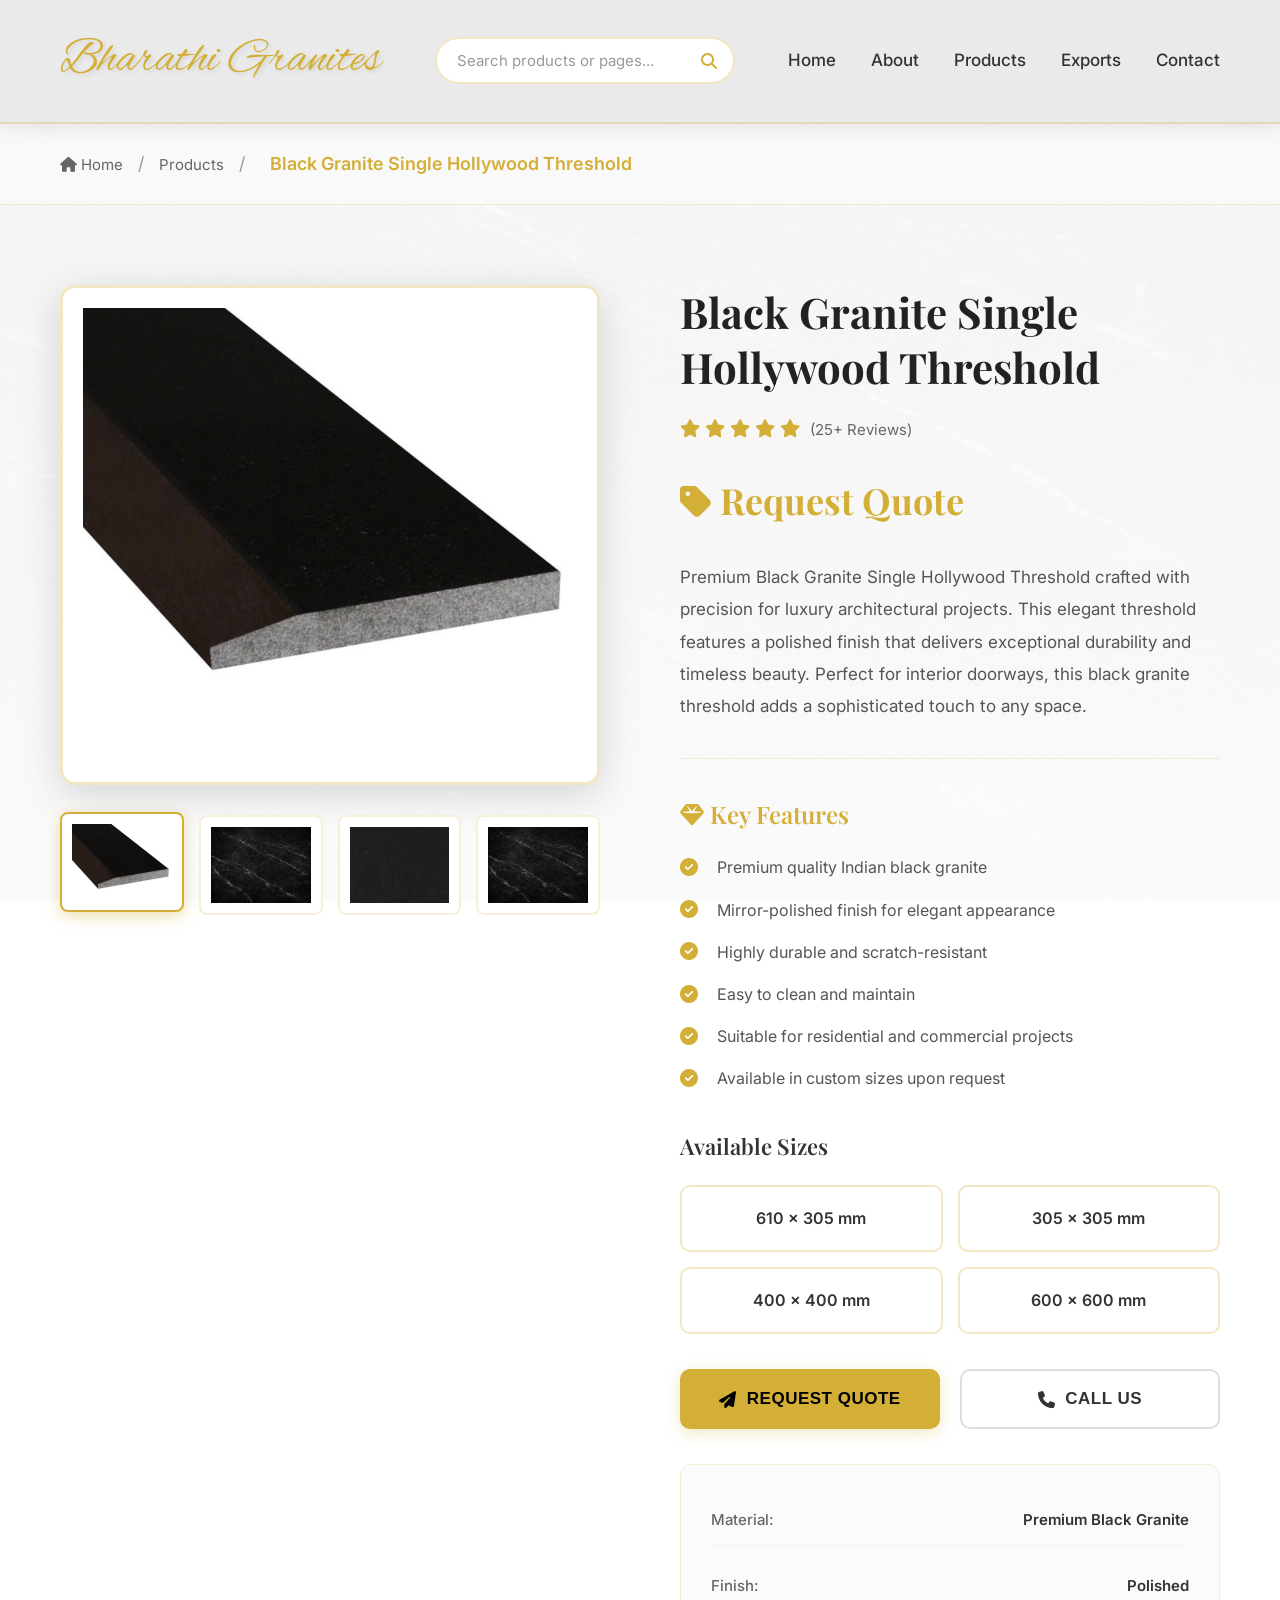
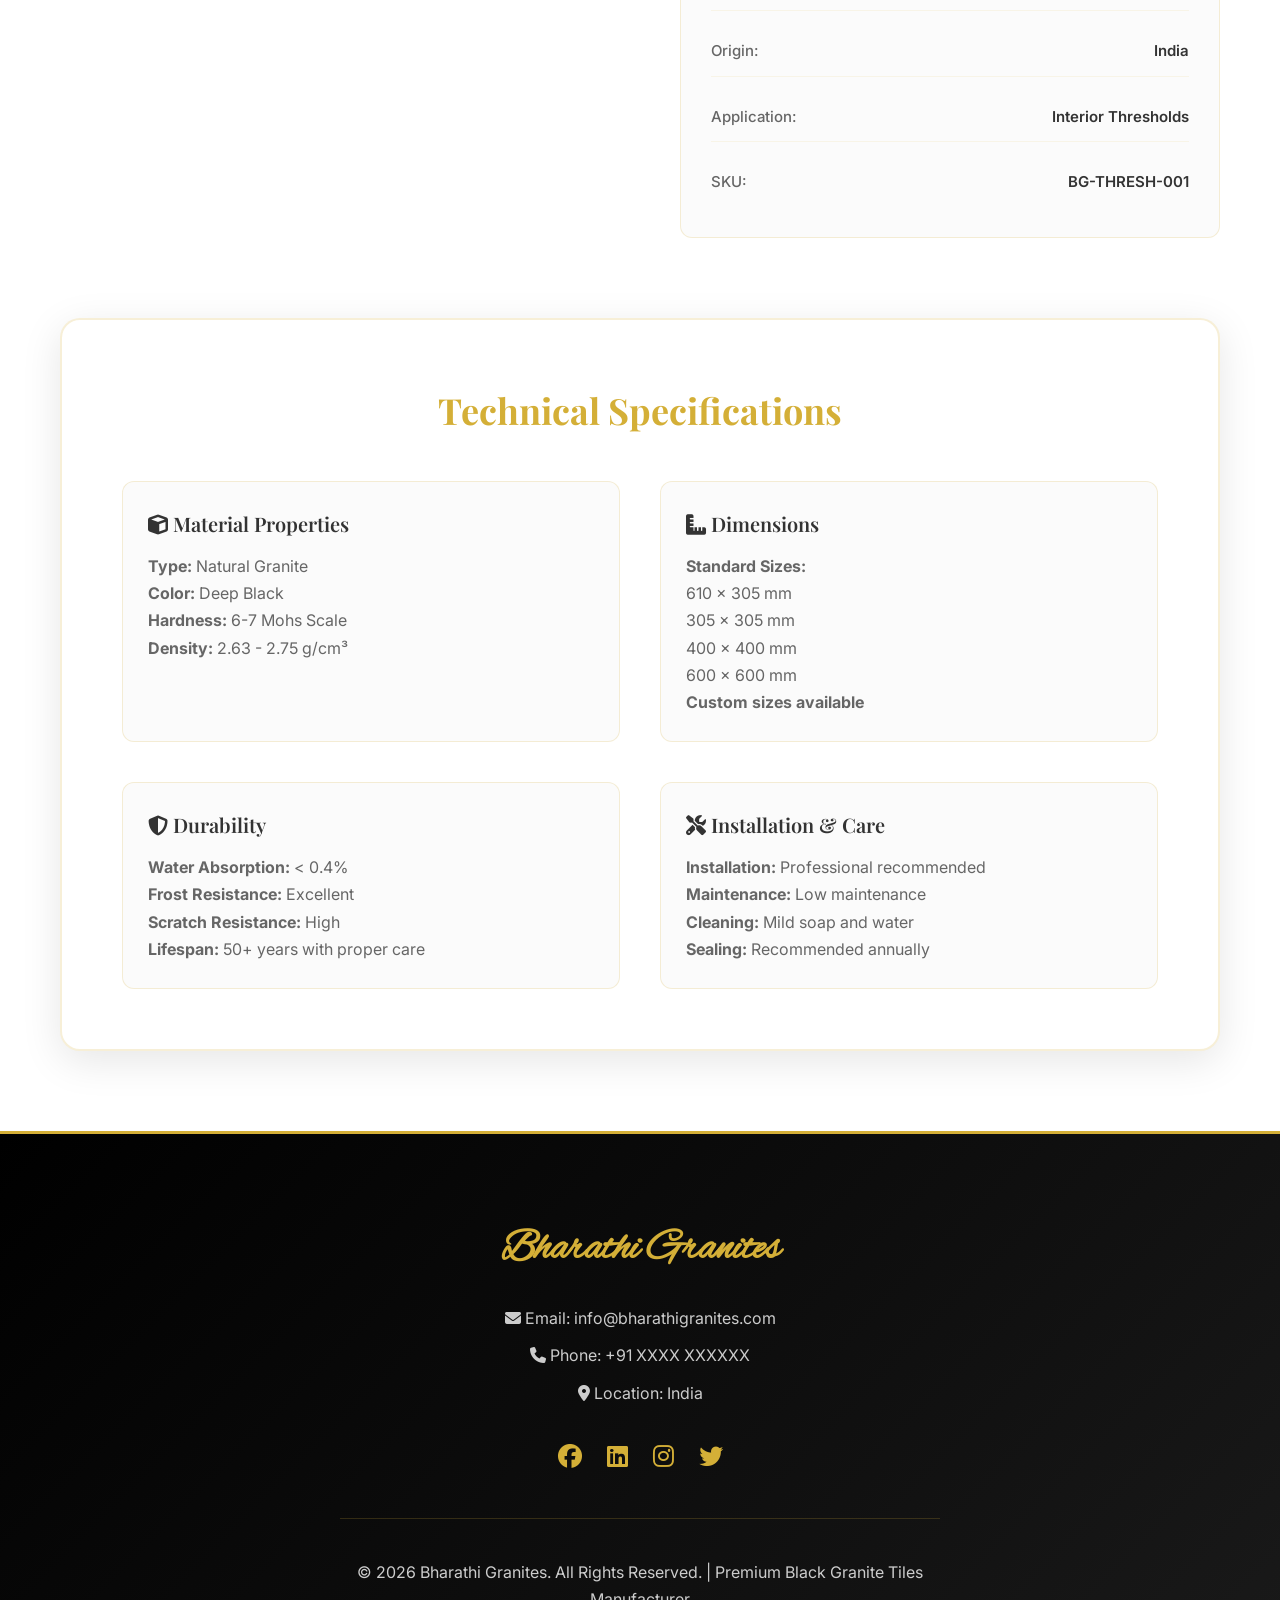
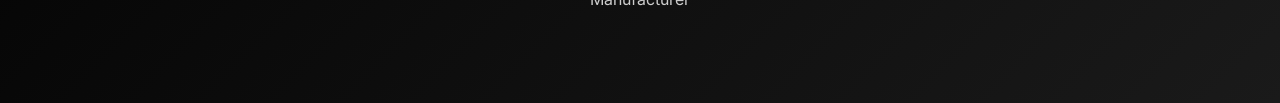
<file: products/product-black-granite-threshold.html>
<!DOCTYPE html>
<html lang="en">
<head>
<meta charset="UTF-8">
<meta name="viewport" content="width=device-width, initial-scale=1.0">
<title>Black Granite Single Hollywood Threshold | Bharathi Granites</title>
<meta name="description" content="Premium Black Granite Single Hollywood Threshold. Available in multiple sizes with polished finish. Perfect for luxury architectural projects.">

<link href="https://fonts.googleapis.com/css2?family=Alex+Brush&family=Playfair+Display:wght@400;500;600;700&family=Inter:wght@300;400;500;600;700&display=swap" rel="stylesheet">
<link rel="stylesheet" href="https://cdnjs.cloudflare.com/ajax/libs/font-awesome/6.4.0/css/all.min.css">
<link rel="stylesheet" href="../css/search-styles.css">

<style>
:root{
  --gold:#d4af37;
  --black:#0b0b0b;
  --dark:#121212;
  --grey:#9a9a9a;
  --white:#eaeaea;
  --light-gold: #f4e4c1;
}

*{margin:0;padding:0;box-sizing:border-box;}

html{scroll-behavior:smooth;}

body{
  font-family:'Inter',sans-serif;
  line-height:1.7;
  font-size:18px;
  background:
  linear-gradient(rgba(255,255,255,0.95),rgba(255,255,255,0.98)),
  url("../images/black-granite.png");
  background-size:cover;
  background-position:center;
  background-repeat:no-repeat;
  background-attachment:fixed;
  color:#333;
}

/* HEADER */
header{
  padding:20px 60px;
  background:rgba(234,234,234,0.98);
  position:sticky;
  top:0;
  z-index:100;
  border-bottom:2px solid rgba(212,175,55,0.3);
  backdrop-filter:blur(10px);
  box-shadow:0 2px 20px rgba(0,0,0,0.1);
}

nav{display:flex;justify-content:space-between;align-items:center;}

.logo{
  font-family:'Alex Brush',cursive;
  font-size:48px;
  color:#d4af37;
  text-decoration: none;
  text-shadow:2px 2px 4px rgba(0,0,0,0.1);
  transition:all 0.3s ease;
}

.logo:hover{
  transform:scale(1.05);
  color:#c49b2e;
}

nav ul{display:flex;gap:35px;list-style:none;}
nav ul li{font-size:17px;position:relative;}
nav ul li a{
  color: #333;
  text-decoration: none;
  font-size: 17px;
  font-weight:500;
  transition:all 0.3s ease;
  position:relative;
  padding:8px 0;
}

nav ul li a::after{
  content:'';
  position:absolute;
  bottom:0;
  left:0;
  width:0;
  height:2px;
  background:var(--gold);
  transition:width 0.3s ease;
}

nav ul li a:hover{
  color: var(--gold);
}

nav ul li a:hover::after{
  width:100%;
}

.mobile-menu-toggle{
  display:none;
  font-size:28px;
  color:#333;
  cursor:pointer;
}

/* BREADCRUMB */
.breadcrumb{
  padding:25px 60px;
  background:rgba(250,250,250,0.8);
  border-bottom:1px solid rgba(212,175,55,0.2);
}

.breadcrumb a{
  color:#666;
  text-decoration:none;
  font-size:15px;
  transition:color 0.3s ease;
}

.breadcrumb a:hover{
  color:var(--gold);
}

.breadcrumb span{
  color:#999;
  margin:0 10px;
}

.breadcrumb .current{
  color:var(--gold);
  font-weight:600;
}

/* PRODUCT DETAIL SECTION */
.product-detail{
  padding:80px 60px;
  max-width:1400px;
  margin:0 auto;
}

.product-layout{
  display:grid;
  grid-template-columns:1fr 1fr;
  gap:80px;
  margin-bottom:80px;
}

/* Product Images */
.product-images{
  position:sticky;
  top:120px;
  height:fit-content;
}

.main-image{
  width:100%;
  height:500px;
  object-fit:cover;
  border-radius:15px;
  border:3px solid rgba(212,175,55,0.3);
  box-shadow:0 10px 40px rgba(0,0,0,0.15);
  margin-bottom:20px;
  background:#fff;
  padding:20px;
}

.thumbnail-images{
  display:grid;
  grid-template-columns:repeat(4,1fr);
  gap:15px;
}

.thumbnail{
  width:100%;
  height:100px;
  object-fit:cover;
  border-radius:8px;
  border:2px solid rgba(212,175,55,0.2);
  cursor:pointer;
  transition:all 0.3s ease;
  background:#fff;
  padding:10px;
}

.thumbnail:hover,
.thumbnail.active{
  border-color:var(--gold);
  box-shadow:0 4px 15px rgba(212,175,55,0.4);
  transform:translateY(-3px);
}

/* Product Info */
.product-info h1{
  font-family:'Playfair Display',serif;
  font-size:42px;
  font-weight:700;
  color:#222;
  margin-bottom:20px;
  line-height:1.3;
}

.product-rating{
  display:flex;
  align-items:center;
  gap:10px;
  margin-bottom:25px;
}

.stars{
  color:var(--gold);
  font-size:18px;
}

.rating-text{
  color:#666;
  font-size:15px;
}

.product-price{
  font-family:'Playfair Display',serif;
  font-size:36px;
  font-weight:700;
  color:var(--gold);
  margin-bottom:30px;
}

.product-description{
  font-size:17px;
  color:#555;
  line-height:1.9;
  margin-bottom:35px;
  padding-bottom:35px;
  border-bottom:1px solid rgba(212,175,55,0.2);
}

/* Product Features */
.product-features{
  margin-bottom:35px;
}

.product-features h3{
  font-family:'Playfair Display',serif;
  font-size:24px;
  color:var(--gold);
  margin-bottom:20px;
  font-weight:600;
}

.feature-list{
  display:grid;
  gap:15px;
}

.feature-item{
  display:flex;
  align-items:center;
  gap:12px;
  font-size:16px;
  color:#555;
}

.feature-item i{
  color:var(--gold);
  font-size:18px;
  width:25px;
}

/* Size Selection */
.size-selection{
  margin-bottom:35px;
}

.size-selection h3{
  font-family:'Playfair Display',serif;
  font-size:22px;
  color:#333;
  margin-bottom:20px;
  font-weight:600;
}

.size-options{
  display:grid;
  grid-template-columns:repeat(2,1fr);
  gap:15px;
}

.size-option{
  padding:18px;
  border:2px solid rgba(212,175,55,0.3);
  border-radius:10px;
  cursor:pointer;
  transition:all 0.3s ease;
  text-align:center;
  background:#fff;
}

.size-option:hover{
  border-color:var(--gold);
  background:rgba(212,175,55,0.05);
  transform:translateY(-3px);
  box-shadow:0 4px 15px rgba(212,175,55,0.2);
}

.size-option.selected{
  border-color:var(--gold);
  background:rgba(212,175,55,0.1);
  box-shadow:0 4px 15px rgba(212,175,55,0.3);
}

.size-name{
  font-weight:600;
  color:#333;
  font-size:16px;
}

/* CTA Buttons */
.cta-buttons{
  display:flex;
  gap:20px;
  margin-bottom:35px;
}

.btn-primary,
.btn-secondary{
  flex:1;
  padding:18px 35px;
  border:none;
  border-radius:10px;
  font-size:17px;
  font-weight:600;
  text-transform:uppercase;
  letter-spacing:0.5px;
  cursor:pointer;
  transition:all 0.3s ease;
  display:flex;
  align-items:center;
  justify-content:center;
  gap:10px;
}

.btn-primary{
  background:var(--gold);
  color:#000;
  border:2px solid var(--gold);
  box-shadow:0 4px 15px rgba(212,175,55,0.3);
}

.btn-primary:hover{
  background:transparent;
  color:var(--gold);
  transform:translateY(-3px);
  box-shadow:0 6px 25px rgba(212,175,55,0.5);
}

.btn-secondary{
  background:transparent;
  color:#333;
  border:2px solid #ddd;
}

.btn-secondary:hover{
  border-color:var(--gold);
  color:var(--gold);
  background:rgba(212,175,55,0.05);
}

/* Product Meta */
.product-meta{
  display:grid;
  gap:15px;
  padding:30px;
  background:rgba(250,250,250,0.8);
  border-radius:12px;
  border:1px solid rgba(212,175,55,0.2);
}

.meta-item{
  display:flex;
  justify-content:space-between;
  padding:12px 0;
  border-bottom:1px solid rgba(212,175,55,0.1);
  font-size:15px;
}

.meta-item:last-child{
  border-bottom:none;
}

.meta-label{
  color:#666;
  font-weight:500;
}

.meta-value{
  color:#333;
  font-weight:600;
}

/* Specifications Section */
.specifications{
  margin-top:80px;
  padding:60px;
  background:#fff;
  border-radius:20px;
  border:2px solid rgba(212,175,55,0.2);
  box-shadow:0 10px 40px rgba(0,0,0,0.1);
}

.specifications h2{
  font-family:'Playfair Display',serif;
  font-size:36px;
  color:var(--gold);
  margin-bottom:40px;
  text-align:center;
  font-weight:700;
}

.spec-grid{
  display:grid;
  grid-template-columns:repeat(2,1fr);
  gap:40px;
}

.spec-item{
  padding:25px;
  background:rgba(250,250,250,0.8);
  border-radius:12px;
  border:1px solid rgba(212,175,55,0.2);
}

.spec-item h4{
  font-family:'Playfair Display',serif;
  font-size:20px;
  color:#333;
  margin-bottom:12px;
  font-weight:600;
}

.spec-item p{
  color:#666;
  font-size:16px;
  line-height:1.7;
}

/* FOOTER */
footer{
  padding:80px 60px;
  background:linear-gradient(135deg, #000 0%, #1a1a1a 100%);
  text-align:center;
  color:#fff;
  border-top:3px solid var(--gold);
}

footer h4{
  font-family:'Alex Brush',cursive;
  font-size:42px;
  color:var(--gold);
  margin-bottom:20px;
}

footer p{
  color:#ccc;
  margin:10px 0;
  font-size:16px;
}

.footer-content{
  max-width:600px;
  margin:0 auto;
}

.social-links{
  margin-top:30px;
  display:flex;
  justify-content:center;
  gap:25px;
}

.social-links a{
  color:var(--gold);
  font-size:24px;
  transition:all 0.3s ease;
}

.social-links a:hover{
  color:#fff;
  transform:translateY(-3px);
}

.copyright{
  margin-top:40px;
  padding-top:30px;
  border-top:1px solid rgba(212,175,55,0.2);
  font-size:14px;
  color:#888;
}

/* RESPONSIVE */
@media(max-width:968px){
  .product-layout{
    grid-template-columns:1fr;
    gap:50px;
  }
  
  .product-images{
    position:relative;
    top:0;
  }
  
  .spec-grid{
    grid-template-columns:1fr;
  }
  
  .cta-buttons{
    flex-direction:column;
  }
}

@media(max-width:768px){
  header{padding:16px 25px;}
  .logo{font-size:36px;}
  
  nav ul{
    position:fixed;
    top:0;
    right:-100%;
    height:100vh;
    width:70%;
    background:rgba(234,234,234,0.98);
    backdrop-filter:blur(10px);
    flex-direction:column;
    justify-content:center;
    align-items:center;
    gap:40px;
    transition:right 0.3s ease;
    box-shadow:-5px 0 20px rgba(0,0,0,0.1);
    z-index:999;
  }
  
  nav ul.active{
    right:0;
  }
  
  nav ul li a{font-size:20px;}
  
  .mobile-menu-toggle{
    display:block;
    z-index:1000;
  }
  
  .search-container{
    display:none;
  }
  
  .breadcrumb{padding:20px 25px;}
  
  .product-detail{padding:50px 25px;}
  .product-info h1{font-size:32px;}
  .product-price{font-size:28px;}
  
  .specifications{padding:40px 25px;}
  .specifications h2{font-size:28px;}
  
  .size-options{grid-template-columns:1fr;}
  
  footer{padding:60px 25px;}
}
</style>
</head>

<body>

<header>
<nav>
<a href="../index.html" class="logo">Bharathi Granites</a>
<div class="search-container">
    <div class="search-box">
        <input type="text" 
               id="searchInput" 
               class="search-input" 
               placeholder="Search products or pages..."
               autocomplete="off">
        <i class="fas fa-search search-icon"></i>
        <div id="searchResults" class="search-results"></div>
    </div>
</div>
<div class="mobile-menu-toggle" onclick="toggleMobileMenu()">
    <i class="fas fa-bars"></i>
</div>
<ul id="mobileMenu">
<li><a href="../index.html" onclick="closeMobileMenu()">Home</a></li>
<li><a href="../pages/about.html" onclick="closeMobileMenu()">About</a></li>
<li><a href="../pages/products.html" onclick="closeMobileMenu()">Products</a></li>
<li><a href="../pages/exports.html" onclick="closeMobileMenu()">Exports</a></li>
<li><a href="../pages/contact.html" onclick="closeMobileMenu()">Contact</a></li>
</ul>
</nav>
</header>

<div class="breadcrumb">
<a href="../index.html"><i class="fas fa-home"></i> Home</a>
<span>/</span>
<a href="../pages/products.html">Products</a>
<span>/</span>
<span class="current">Black Granite Single Hollywood Threshold</span>
</div>

<section class="product-detail">
<div class="product-layout">
<!-- Product Images -->
<div class="product-images">
<img src="../images/Threshold4x36x.75.png" alt="Black Granite Threshold" class="main-image" id="mainImage">
<div class="thumbnail-images">
<img src="../images/Threshold4x36x.75.png" alt="View 1" class="thumbnail active" onclick="changeImage(this)">
<img src="../images/black-granite.png" alt="View 2" class="thumbnail" onclick="changeImage(this)">
<img src="../images/Premium-black.png" alt="View 3" class="thumbnail" onclick="changeImage(this)">
<img src="../images/black-granite.png" alt="View 4" class="thumbnail" onclick="changeImage(this)">
</div>
</div>

<!-- Product Info -->
<div class="product-info">
<h1>Black Granite Single Hollywood Threshold</h1>

<div class="product-rating">
<div class="stars">
<i class="fas fa-star"></i>
<i class="fas fa-star"></i>
<i class="fas fa-star"></i>
<i class="fas fa-star"></i>
<i class="fas fa-star"></i>
</div>
<span class="rating-text">(25+ Reviews)</span>
</div>

<div class="product-price">
<i class="fas fa-tag"></i> Request Quote
</div>

<div class="product-description">
<p>Premium Black Granite Single Hollywood Threshold crafted with precision for luxury architectural projects. This elegant threshold features a polished finish that delivers exceptional durability and timeless beauty. Perfect for interior doorways, this black granite threshold adds a sophisticated touch to any space.</p>
</div>

<div class="product-features">
<h3><i class="fas fa-gem"></i> Key Features</h3>
<div class="feature-list">
<div class="feature-item">
<i class="fas fa-check-circle"></i>
<span>Premium quality Indian black granite</span>
</div>
<div class="feature-item">
<i class="fas fa-check-circle"></i>
<span>Mirror-polished finish for elegant appearance</span>
</div>
<div class="feature-item">
<i class="fas fa-check-circle"></i>
<span>Highly durable and scratch-resistant</span>
</div>
<div class="feature-item">
<i class="fas fa-check-circle"></i>
<span>Easy to clean and maintain</span>
</div>
<div class="feature-item">
<i class="fas fa-check-circle"></i>
<span>Suitable for residential and commercial projects</span>
</div>
<div class="feature-item">
<i class="fas fa-check-circle"></i>
<span>Available in custom sizes upon request</span>
</div>
</div>
</div>

<div class="size-selection">
<h3>Available Sizes</h3>
<div class="size-options">
<div class="size-option">
<div class="size-name">610 × 305 mm</div>
</div>
<div class="size-option">
<div class="size-name">305 × 305 mm</div>
</div>
<div class="size-option">
<div class="size-name">400 × 400 mm</div>
</div>
<div class="size-option">
<div class="size-name">600 × 600 mm</div>
</div>
</div>
</div>

<div class="cta-buttons">
<button class="btn-primary" onclick="window.location.href='../pages/contact.html'">
<i class="fas fa-paper-plane"></i> Request Quote
</button>
<button class="btn-secondary" onclick="window.location.href='tel:+91XXXXXXXXXX'">
<i class="fas fa-phone"></i> Call Us
</button>
</div>

<div class="product-meta">
<div class="meta-item">
<span class="meta-label">Material:</span>
<span class="meta-value">Premium Black Granite</span>
</div>
<div class="meta-item">
<span class="meta-label">Finish:</span>
<span class="meta-value">Polished</span>
</div>
<div class="meta-item">
<span class="meta-label">Origin:</span>
<span class="meta-value">India</span>
</div>
<div class="meta-item">
<span class="meta-label">Application:</span>
<span class="meta-value">Interior Thresholds</span>
</div>
<div class="meta-item">
<span class="meta-label">SKU:</span>
<span class="meta-value">BG-THRESH-001</span>
</div>
</div>
</div>
</div>

<!-- Specifications -->
<div class="specifications">
<h2>Technical Specifications</h2>
<div class="spec-grid">
<div class="spec-item">
<h4><i class="fas fa-cube"></i> Material Properties</h4>
<p><strong>Type:</strong> Natural Granite<br>
<strong>Color:</strong> Deep Black<br>
<strong>Hardness:</strong> 6-7 Mohs Scale<br>
<strong>Density:</strong> 2.63 - 2.75 g/cm³</p>
</div>

<div class="spec-item">
<h4><i class="fas fa-ruler-combined"></i> Dimensions</h4>
<p><strong>Standard Sizes:</strong><br>
610 × 305 mm<br>
305 × 305 mm<br>
400 × 400 mm<br>
600 × 600 mm<br>
<strong>Custom sizes available</strong></p>
</div>

<div class="spec-item">
<h4><i class="fas fa-shield-alt"></i> Durability</h4>
<p><strong>Water Absorption:</strong> < 0.4%<br>
<strong>Frost Resistance:</strong> Excellent<br>
<strong>Scratch Resistance:</strong> High<br>
<strong>Lifespan:</strong> 50+ years with proper care</p>
</div>

<div class="spec-item">
<h4><i class="fas fa-tools"></i> Installation & Care</h4>
<p><strong>Installation:</strong> Professional recommended<br>
<strong>Maintenance:</strong> Low maintenance<br>
<strong>Cleaning:</strong> Mild soap and water<br>
<strong>Sealing:</strong> Recommended annually</p>
</div>
</div>
</div>
</section>

<footer>
<div class="footer-content">
<h4>Bharathi Granites</h4>
<p><i class="fas fa-envelope"></i> Email: info@bharathigranites.com</p>
<p><i class="fas fa-phone"></i> Phone: +91 XXXX XXXXXX</p>
<p><i class="fas fa-map-marker-alt"></i> Location: India</p>

<div class="social-links">
<a href="#" aria-label="Facebook"><i class="fab fa-facebook"></i></a>
<a href="#" aria-label="LinkedIn"><i class="fab fa-linkedin"></i></a>
<a href="#" aria-label="Instagram"><i class="fab fa-instagram"></i></a>
<a href="#" aria-label="Twitter"><i class="fab fa-twitter"></i></a>
</div>

<div class="copyright">
<p>&copy; 2026 Bharathi Granites. All Rights Reserved. | Premium Black Granite Tiles Manufacturer</p>
</div>
</div>
</footer>

<script>
function changeImage(thumbnail) {
  // Update main image
  document.getElementById('mainImage').src = thumbnail.src;
  
  // Update active thumbnail
  document.querySelectorAll('.thumbnail').forEach(thumb => {
    thumb.classList.remove('active');
  });
  thumbnail.classList.add('active');
}

// Size selection
document.querySelectorAll('.size-option').forEach(option => {
  option.addEventListener('click', function() {
    document.querySelectorAll('.size-option').forEach(opt => {
      opt.classList.remove('selected');
    });
    this.classList.add('selected');
  });
});

function toggleMobileMenu() {
  const menu = document.getElementById('mobileMenu');
  menu.classList.toggle('active');
}

function closeMobileMenu() {
  const menu = document.getElementById('mobileMenu');
  menu.classList.remove('active');
}

document.addEventListener('click', function(event) {
  const menu = document.getElementById('mobileMenu');
  const toggle = document.querySelector('.mobile-menu-toggle');
  if (menu && !menu.contains(event.target) && !toggle.contains(event.target)) {
    menu.classList.remove('active');
  }
});
</script>

<script src="../js/search-script.js"></script>

</body>
</html>
</file>
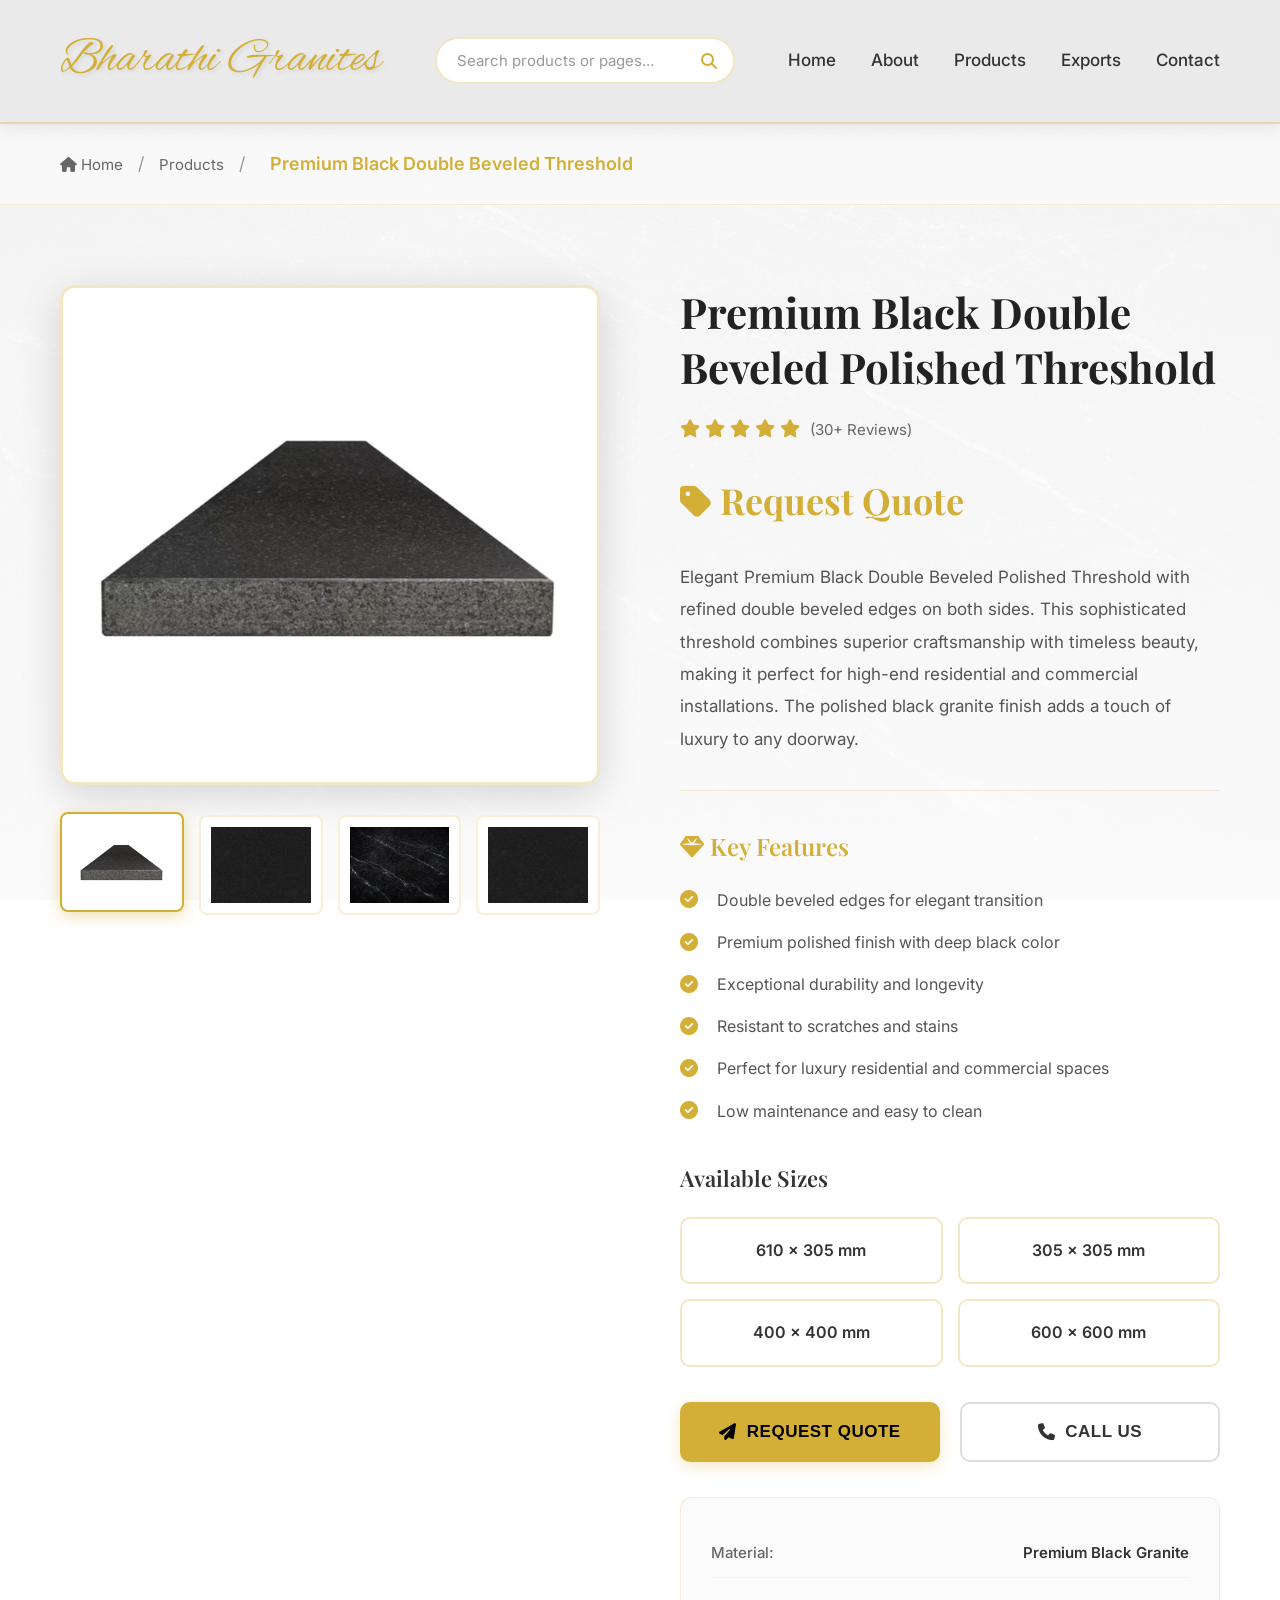
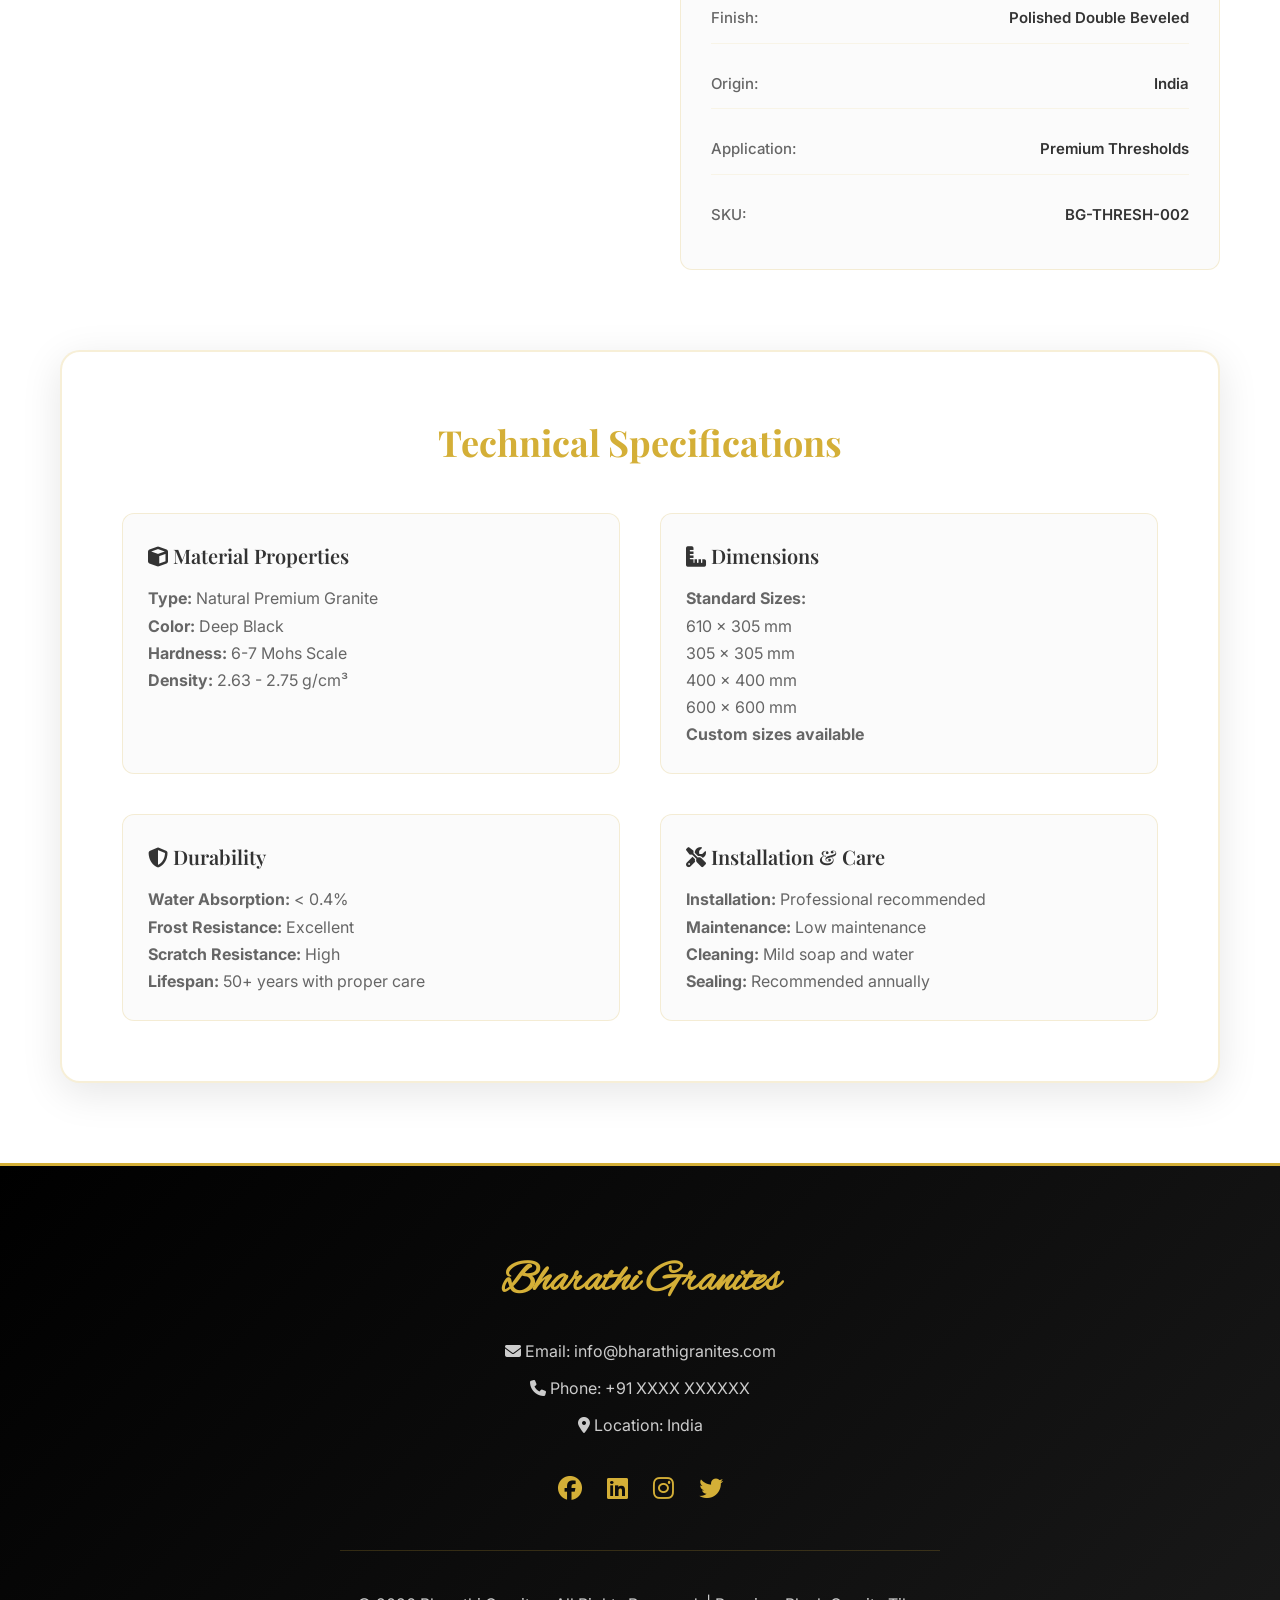
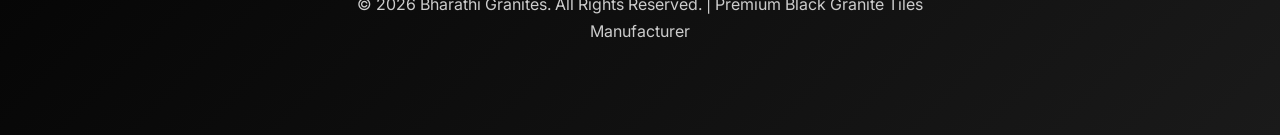
<file: products/product-double-beveled-threshold.html>
<!DOCTYPE html>
<html lang="en">
<head>
<meta charset="UTF-8">
<meta name="viewport" content="width=device-width, initial-scale=1.0">
<title>Premium Black Double Beveled Threshold | Bharathi Granites</title>
<meta name="description" content="Premium Black Double Beveled Polished Threshold. Superior quality with elegant double beveled edges. Available in multiple sizes.">

<link href="https://fonts.googleapis.com/css2?family=Alex+Brush&family=Playfair+Display:wght@400;500;600;700&family=Inter:wght@300;400;500;600;700&display=swap" rel="stylesheet">
<link rel="stylesheet" href="https://cdnjs.cloudflare.com/ajax/libs/font-awesome/6.4.0/css/all.min.css">
<link rel="stylesheet" href="../css/search-styles.css">

<style>
:root{
  --gold:#d4af37;
  --black:#0b0b0b;
  --dark:#121212;
  --grey:#9a9a9a;
  --white:#eaeaea;
  --light-gold: #f4e4c1;
}

*{margin:0;padding:0;box-sizing:border-box;}

html{scroll-behavior:smooth;}

body{
  font-family:'Inter',sans-serif;
  line-height:1.7;
  font-size:18px;
  background:
  linear-gradient(rgba(255,255,255,0.95),rgba(255,255,255,0.98)),
  url("../images/black-granite.png");
  background-size:cover;
  background-position:center;
  background-repeat:no-repeat;
  background-attachment:fixed;
  color:#333;
}

/* HEADER */
header{
  padding:20px 60px;
  background:rgba(234,234,234,0.98);
  position:sticky;
  top:0;
  z-index:100;
  border-bottom:2px solid rgba(212,175,55,0.3);
  backdrop-filter:blur(10px);
  box-shadow:0 2px 20px rgba(0,0,0,0.1);
}

nav{display:flex;justify-content:space-between;align-items:center;}

.logo{
  font-family:'Alex Brush',cursive;
  font-size:48px;
  color:#d4af37;
  text-decoration: none;
  text-shadow:2px 2px 4px rgba(0,0,0,0.1);
  transition:all 0.3s ease;
}

.logo:hover{
  transform:scale(1.05);
  color:#c49b2e;
}

nav ul{display:flex;gap:35px;list-style:none;}
nav ul li{font-size:17px;position:relative;}
nav ul li a{
  color: #333;
  text-decoration: none;
  font-size: 17px;
  font-weight:500;
  transition:all 0.3s ease;
  position:relative;
  padding:8px 0;
}

nav ul li a::after{
  content:'';
  position:absolute;
  bottom:0;
  left:0;
  width:0;
  height:2px;
  background:var(--gold);
  transition:width 0.3s ease;
}

nav ul li a:hover{
  color: var(--gold);
}

nav ul li a:hover::after{
  width:100%;
}

.mobile-menu-toggle{
  display:none;
  font-size:28px;
  color:#333;
  cursor:pointer;
}

/* BREADCRUMB */
.breadcrumb{
  padding:25px 60px;
  background:rgba(250,250,250,0.8);
  border-bottom:1px solid rgba(212,175,55,0.2);
}

.breadcrumb a{
  color:#666;
  text-decoration:none;
  font-size:15px;
  transition:color 0.3s ease;
}

.breadcrumb a:hover{
  color:var(--gold);
}

.breadcrumb span{
  color:#999;
  margin:0 10px;
}

.breadcrumb .current{
  color:var(--gold);
  font-weight:600;
}

/* PRODUCT DETAIL SECTION */
.product-detail{
  padding:80px 60px;
  max-width:1400px;
  margin:0 auto;
}

.product-layout{
  display:grid;
  grid-template-columns:1fr 1fr;
  gap:80px;
  margin-bottom:80px;
}

/* Product Images */
.product-images{
  position:sticky;
  top:120px;
  height:fit-content;
}

.main-image{
  width:100%;
  height:500px;
  object-fit:cover;
  border-radius:15px;
  border:3px solid rgba(212,175,55,0.3);
  box-shadow:0 10px 40px rgba(0,0,0,0.15);
  margin-bottom:20px;
  background:#fff;
  padding:20px;
}

.thumbnail-images{
  display:grid;
  grid-template-columns:repeat(4,1fr);
  gap:15px;
}

.thumbnail{
  width:100%;
  height:100px;
  object-fit:cover;
  border-radius:8px;
  border:2px solid rgba(212,175,55,0.2);
  cursor:pointer;
  transition:all 0.3s ease;
  background:#fff;
  padding:10px;
}

.thumbnail:hover,
.thumbnail.active{
  border-color:var(--gold);
  box-shadow:0 4px 15px rgba(212,175,55,0.4);
  transform:translateY(-3px);
}

/* Product Info */
.product-info h1{
  font-family:'Playfair Display',serif;
  font-size:42px;
  font-weight:700;
  color:#222;
  margin-bottom:20px;
  line-height:1.3;
}

.product-rating{
  display:flex;
  align-items:center;
  gap:10px;
  margin-bottom:25px;
}

.stars{
  color:var(--gold);
  font-size:18px;
}

.rating-text{
  color:#666;
  font-size:15px;
}

.product-price{
  font-family:'Playfair Display',serif;
  font-size:36px;
  font-weight:700;
  color:var(--gold);
  margin-bottom:30px;
}

.product-description{
  font-size:17px;
  color:#555;
  line-height:1.9;
  margin-bottom:35px;
  padding-bottom:35px;
  border-bottom:1px solid rgba(212,175,55,0.2);
}

/* Product Features */
.product-features{
  margin-bottom:35px;
}

.product-features h3{
  font-family:'Playfair Display',serif;
  font-size:24px;
  color:var(--gold);
  margin-bottom:20px;
  font-weight:600;
}

.feature-list{
  display:grid;
  gap:15px;
}

.feature-item{
  display:flex;
  align-items:center;
  gap:12px;
  font-size:16px;
  color:#555;
}

.feature-item i{
  color:var(--gold);
  font-size:18px;
  width:25px;
}

/* Size Selection */
.size-selection{
  margin-bottom:35px;
}

.size-selection h3{
  font-family:'Playfair Display',serif;
  font-size:22px;
  color:#333;
  margin-bottom:20px;
  font-weight:600;
}

.size-options{
  display:grid;
  grid-template-columns:repeat(2,1fr);
  gap:15px;
}

.size-option{
  padding:18px;
  border:2px solid rgba(212,175,55,0.3);
  border-radius:10px;
  cursor:pointer;
  transition:all 0.3s ease;
  text-align:center;
  background:#fff;
}

.size-option:hover{
  border-color:var(--gold);
  background:rgba(212,175,55,0.05);
  transform:translateY(-3px);
  box-shadow:0 4px 15px rgba(212,175,55,0.2);
}

.size-option.selected{
  border-color:var(--gold);
  background:rgba(212,175,55,0.1);
  box-shadow:0 4px 15px rgba(212,175,55,0.3);
}

.size-name{
  font-weight:600;
  color:#333;
  font-size:16px;
}

/* CTA Buttons */
.cta-buttons{
  display:flex;
  gap:20px;
  margin-bottom:35px;
}

.btn-primary,
.btn-secondary{
  flex:1;
  padding:18px 35px;
  border:none;
  border-radius:10px;
  font-size:17px;
  font-weight:600;
  text-transform:uppercase;
  letter-spacing:0.5px;
  cursor:pointer;
  transition:all 0.3s ease;
  display:flex;
  align-items:center;
  justify-content:center;
  gap:10px;
}

.btn-primary{
  background:var(--gold);
  color:#000;
  border:2px solid var(--gold);
  box-shadow:0 4px 15px rgba(212,175,55,0.3);
}

.btn-primary:hover{
  background:transparent;
  color:var(--gold);
  transform:translateY(-3px);
  box-shadow:0 6px 25px rgba(212,175,55,0.5);
}

.btn-secondary{
  background:transparent;
  color:#333;
  border:2px solid #ddd;
}

.btn-secondary:hover{
  border-color:var(--gold);
  color:var(--gold);
  background:rgba(212,175,55,0.05);
}

/* Product Meta */
.product-meta{
  display:grid;
  gap:15px;
  padding:30px;
  background:rgba(250,250,250,0.8);
  border-radius:12px;
  border:1px solid rgba(212,175,55,0.2);
}

.meta-item{
  display:flex;
  justify-content:space-between;
  padding:12px 0;
  border-bottom:1px solid rgba(212,175,55,0.1);
  font-size:15px;
}

.meta-item:last-child{
  border-bottom:none;
}

.meta-label{
  color:#666;
  font-weight:500;
}

.meta-value{
  color:#333;
  font-weight:600;
}

/* Specifications Section */
.specifications{
  margin-top:80px;
  padding:60px;
  background:#fff;
  border-radius:20px;
  border:2px solid rgba(212,175,55,0.2);
  box-shadow:0 10px 40px rgba(0,0,0,0.1);
}

.specifications h2{
  font-family:'Playfair Display',serif;
  font-size:36px;
  color:var(--gold);
  margin-bottom:40px;
  text-align:center;
  font-weight:700;
}

.spec-grid{
  display:grid;
  grid-template-columns:repeat(2,1fr);
  gap:40px;
}

.spec-item{
  padding:25px;
  background:rgba(250,250,250,0.8);
  border-radius:12px;
  border:1px solid rgba(212,175,55,0.2);
}

.spec-item h4{
  font-family:'Playfair Display',serif;
  font-size:20px;
  color:#333;
  margin-bottom:12px;
  font-weight:600;
}

.spec-item p{
  color:#666;
  font-size:16px;
  line-height:1.7;
}

/* FOOTER */
footer{
  padding:80px 60px;
  background:linear-gradient(135deg, #000 0%, #1a1a1a 100%);
  text-align:center;
  color:#fff;
  border-top:3px solid var(--gold);
}

footer h4{
  font-family:'Alex Brush',cursive;
  font-size:42px;
  color:var(--gold);
  margin-bottom:20px;
}

footer p{
  color:#ccc;
  margin:10px 0;
  font-size:16px;
}

.footer-content{
  max-width:600px;
  margin:0 auto;
}

.social-links{
  margin-top:30px;
  display:flex;
  justify-content:center;
  gap:25px;
}

.social-links a{
  color:var(--gold);
  font-size:24px;
  transition:all 0.3s ease;
}

.social-links a:hover{
  color:#fff;
  transform:translateY(-3px);
}

.copyright{
  margin-top:40px;
  padding-top:30px;
  border-top:1px solid rgba(212,175,55,0.2);
  font-size:14px;
  color:#888;
}

/* RESPONSIVE */
@media(max-width:968px){
  .product-layout{
    grid-template-columns:1fr;
    gap:50px;
  }
  
  .product-images{
    position:relative;
    top:0;
  }
  
  .spec-grid{
    grid-template-columns:1fr;
  }
  
  .cta-buttons{
    flex-direction:column;
  }
}

@media(max-width:768px){
  header{padding:16px 25px;}
  .logo{font-size:36px;}
  
  nav ul{
    position:fixed;
    top:0;
    right:-100%;
    height:100vh;
    width:70%;
    background:rgba(234,234,234,0.98);
    backdrop-filter:blur(10px);
    flex-direction:column;
    justify-content:center;
    align-items:center;
    gap:40px;
    transition:right 0.3s ease;
    box-shadow:-5px 0 20px rgba(0,0,0,0.1);
    z-index:999;
  }
  
  nav ul.active{
    right:0;
  }
  
  nav ul li a{font-size:20px;}
  
  .mobile-menu-toggle{
    display:block;
    z-index:1000;
  }
  
  .search-container{
    display:none;
  }
  
  .breadcrumb{padding:20px 25px;}
  
  .product-detail{padding:50px 25px;}
  .product-info h1{font-size:32px;}
  .product-price{font-size:28px;}
  
  .specifications{padding:40px 25px;}
  .specifications h2{font-size:28px;}
  
  .size-options{grid-template-columns:1fr;}
  
  footer{padding:60px 25px;}
}
</style>
</head>

<body>

<header>
<nav>
<a href="../index.html" class="logo">Bharathi Granites</a>
<div class="search-container">
    <div class="search-box">
        <input type="text" 
               id="searchInput" 
               class="search-input" 
               placeholder="Search products or pages..."
               autocomplete="off">
        <i class="fas fa-search search-icon"></i>
        <div id="searchResults" class="search-results"></div>
    </div>
</div>
<div class="mobile-menu-toggle" onclick="toggleMobileMenu()">
    <i class="fas fa-bars"></i>
</div>
<ul id="mobileMenu">
<li><a href="../index.html" onclick="closeMobileMenu()">Home</a></li>
<li><a href="../pages/about.html" onclick="closeMobileMenu()">About</a></li>
<li><a href="../pages/products.html" onclick="closeMobileMenu()">Products</a></li>
<li><a href="../pages/exports.html" onclick="closeMobileMenu()">Exports</a></li>
<li><a href="../pages/contact.html" onclick="closeMobileMenu()">Contact</a></li>
</ul>
</nav>
</header>

<div class="breadcrumb">
<a href="../index.html"><i class="fas fa-home"></i> Home</a>
<span>/</span>
<a href="../pages/products.html">Products</a>
<span>/</span>
<span class="current">Premium Black Double Beveled Threshold</span>
</div>

<section class="product-detail">
<div class="product-layout">
<!-- Product Images -->
<div class="product-images">
<img src="../images/Premium Black Double Beveled.png" alt="Premium Black Double Beveled Threshold" class="main-image" id="mainImage">
<div class="thumbnail-images">
<img src="../images/Premium Black Double Beveled.png" alt="View 1" class="thumbnail active" onclick="changeImage(this)">
<img src="../images/Premium-black.png" alt="View 2" class="thumbnail" onclick="changeImage(this)">
<img src="../images/black-granite.png" alt="View 3" class="thumbnail" onclick="changeImage(this)">
<img src="../images/Premium-black.png" alt="View 4" class="thumbnail" onclick="changeImage(this)">
</div>
</div>

<!-- Product Info -->
<div class="product-info">
<h1>Premium Black Double Beveled Polished Threshold</h1>

<div class="product-rating">
<div class="stars">
<i class="fas fa-star"></i>
<i class="fas fa-star"></i>
<i class="fas fa-star"></i>
<i class="fas fa-star"></i>
<i class="fas fa-star"></i>
</div>
<span class="rating-text">(30+ Reviews)</span>
</div>

<div class="product-price">
<i class="fas fa-tag"></i> Request Quote
</div>

<div class="product-description">
<p>Elegant Premium Black Double Beveled Polished Threshold with refined double beveled edges on both sides. This sophisticated threshold combines superior craftsmanship with timeless beauty, making it perfect for high-end residential and commercial installations. The polished black granite finish adds a touch of luxury to any doorway.</p>
</div>

<div class="product-features">
<h3><i class="fas fa-gem"></i> Key Features</h3>
<div class="feature-list">
<div class="feature-item">
<i class="fas fa-check-circle"></i>
<span>Double beveled edges for elegant transition</span>
</div>
<div class="feature-item">
<i class="fas fa-check-circle"></i>
<span>Premium polished finish with deep black color</span>
</div>
<div class="feature-item">
<i class="fas fa-check-circle"></i>
<span>Exceptional durability and longevity</span>
</div>
<div class="feature-item">
<i class="fas fa-check-circle"></i>
<span>Resistant to scratches and stains</span>
</div>
<div class="feature-item">
<i class="fas fa-check-circle"></i>
<span>Perfect for luxury residential and commercial spaces</span>
</div>
<div class="feature-item">
<i class="fas fa-check-circle"></i>
<span>Low maintenance and easy to clean</span>
</div>
</div>
</div>

<div class="size-selection">
<h3>Available Sizes</h3>
<div class="size-options">
<div class="size-option">
<div class="size-name">610 × 305 mm</div>
</div>
<div class="size-option">
<div class="size-name">305 × 305 mm</div>
</div>
<div class="size-option">
<div class="size-name">400 × 400 mm</div>
</div>
<div class="size-option">
<div class="size-name">600 × 600 mm</div>
</div>
</div>
</div>

<div class="cta-buttons">
<button class="btn-primary" onclick="window.location.href='../pages/contact.html'">
<i class="fas fa-paper-plane"></i> Request Quote
</button>
<button class="btn-secondary" onclick="window.location.href='tel:+91XXXXXXXXXX'">
<i class="fas fa-phone"></i> Call Us
</button>
</div>

<div class="product-meta">
<div class="meta-item">
<span class="meta-label">Material:</span>
<span class="meta-value">Premium Black Granite</span>
</div>
<div class="meta-item">
<span class="meta-label">Finish:</span>
<span class="meta-value">Polished Double Beveled</span>
</div>
<div class="meta-item">
<span class="meta-label">Origin:</span>
<span class="meta-value">India</span>
</div>
<div class="meta-item">
<span class="meta-label">Application:</span>
<span class="meta-value">Premium Thresholds</span>
</div>
<div class="meta-item">
<span class="meta-label">SKU:</span>
<span class="meta-value">BG-THRESH-002</span>
</div>
</div>
</div>
</div>

<!-- Specifications -->
<div class="specifications">
<h2>Technical Specifications</h2>
<div class="spec-grid">
<div class="spec-item">
<h4><i class="fas fa-cube"></i> Material Properties</h4>
<p><strong>Type:</strong> Natural Premium Granite<br>
<strong>Color:</strong> Deep Black<br>
<strong>Hardness:</strong> 6-7 Mohs Scale<br>
<strong>Density:</strong> 2.63 - 2.75 g/cm³</p>
</div>

<div class="spec-item">
<h4><i class="fas fa-ruler-combined"></i> Dimensions</h4>
<p><strong>Standard Sizes:</strong><br>
610 × 305 mm<br>
305 × 305 mm<br>
400 × 400 mm<br>
600 × 600 mm<br>
<strong>Custom sizes available</strong></p>
</div>

<div class="spec-item">
<h4><i class="fas fa-shield-alt"></i> Durability</h4>
<p><strong>Water Absorption:</strong> < 0.4%<br>
<strong>Frost Resistance:</strong> Excellent<br>
<strong>Scratch Resistance:</strong> High<br>
<strong>Lifespan:</strong> 50+ years with proper care</p>
</div>

<div class="spec-item">
<h4><i class="fas fa-tools"></i> Installation & Care</h4>
<p><strong>Installation:</strong> Professional recommended<br>
<strong>Maintenance:</strong> Low maintenance<br>
<strong>Cleaning:</strong> Mild soap and water<br>
<strong>Sealing:</strong> Recommended annually</p>
</div>
</div>
</div>
</section>

<footer>
<div class="footer-content">
<h4>Bharathi Granites</h4>
<p><i class="fas fa-envelope"></i> Email: info@bharathigranites.com</p>
<p><i class="fas fa-phone"></i> Phone: +91 XXXX XXXXXX</p>
<p><i class="fas fa-map-marker-alt"></i> Location: India</p>

<div class="social-links">
<a href="#" aria-label="Facebook"><i class="fab fa-facebook"></i></a>
<a href="#" aria-label="LinkedIn"><i class="fab fa-linkedin"></i></a>
<a href="#" aria-label="Instagram"><i class="fab fa-instagram"></i></a>
<a href="#" aria-label="Twitter"><i class="fab fa-twitter"></i></a>
</div>

<div class="copyright">
<p>&copy; 2026 Bharathi Granites. All Rights Reserved. | Premium Black Granite Tiles Manufacturer</p>
</div>
</div>
</footer>

<script>
function changeImage(thumbnail) {
  document.getElementById('mainImage').src = thumbnail.src;
  document.querySelectorAll('.thumbnail').forEach(thumb => {
    thumb.classList.remove('active');
  });
  thumbnail.classList.add('active');
}

document.querySelectorAll('.size-option').forEach(option => {
  option.addEventListener('click', function() {
    document.querySelectorAll('.size-option').forEach(opt => {
      opt.classList.remove('selected');
    });
    this.classList.add('selected');
  });
});

function toggleMobileMenu() {
  const menu = document.getElementById('mobileMenu');
  menu.classList.toggle('active');
}

function closeMobileMenu() {
  const menu = document.getElementById('mobileMenu');
  menu.classList.remove('active');
}

document.addEventListener('click', function(event) {
  const menu = document.getElementById('mobileMenu');
  const toggle = document.querySelector('.mobile-menu-toggle');
  if (menu && !menu.contains(event.target) && !toggle.contains(event.target)) {
    menu.classList.remove('active');
  }
});
</script>

<script src="../js/search-script.js"></script>

</body>
</html>
</file>
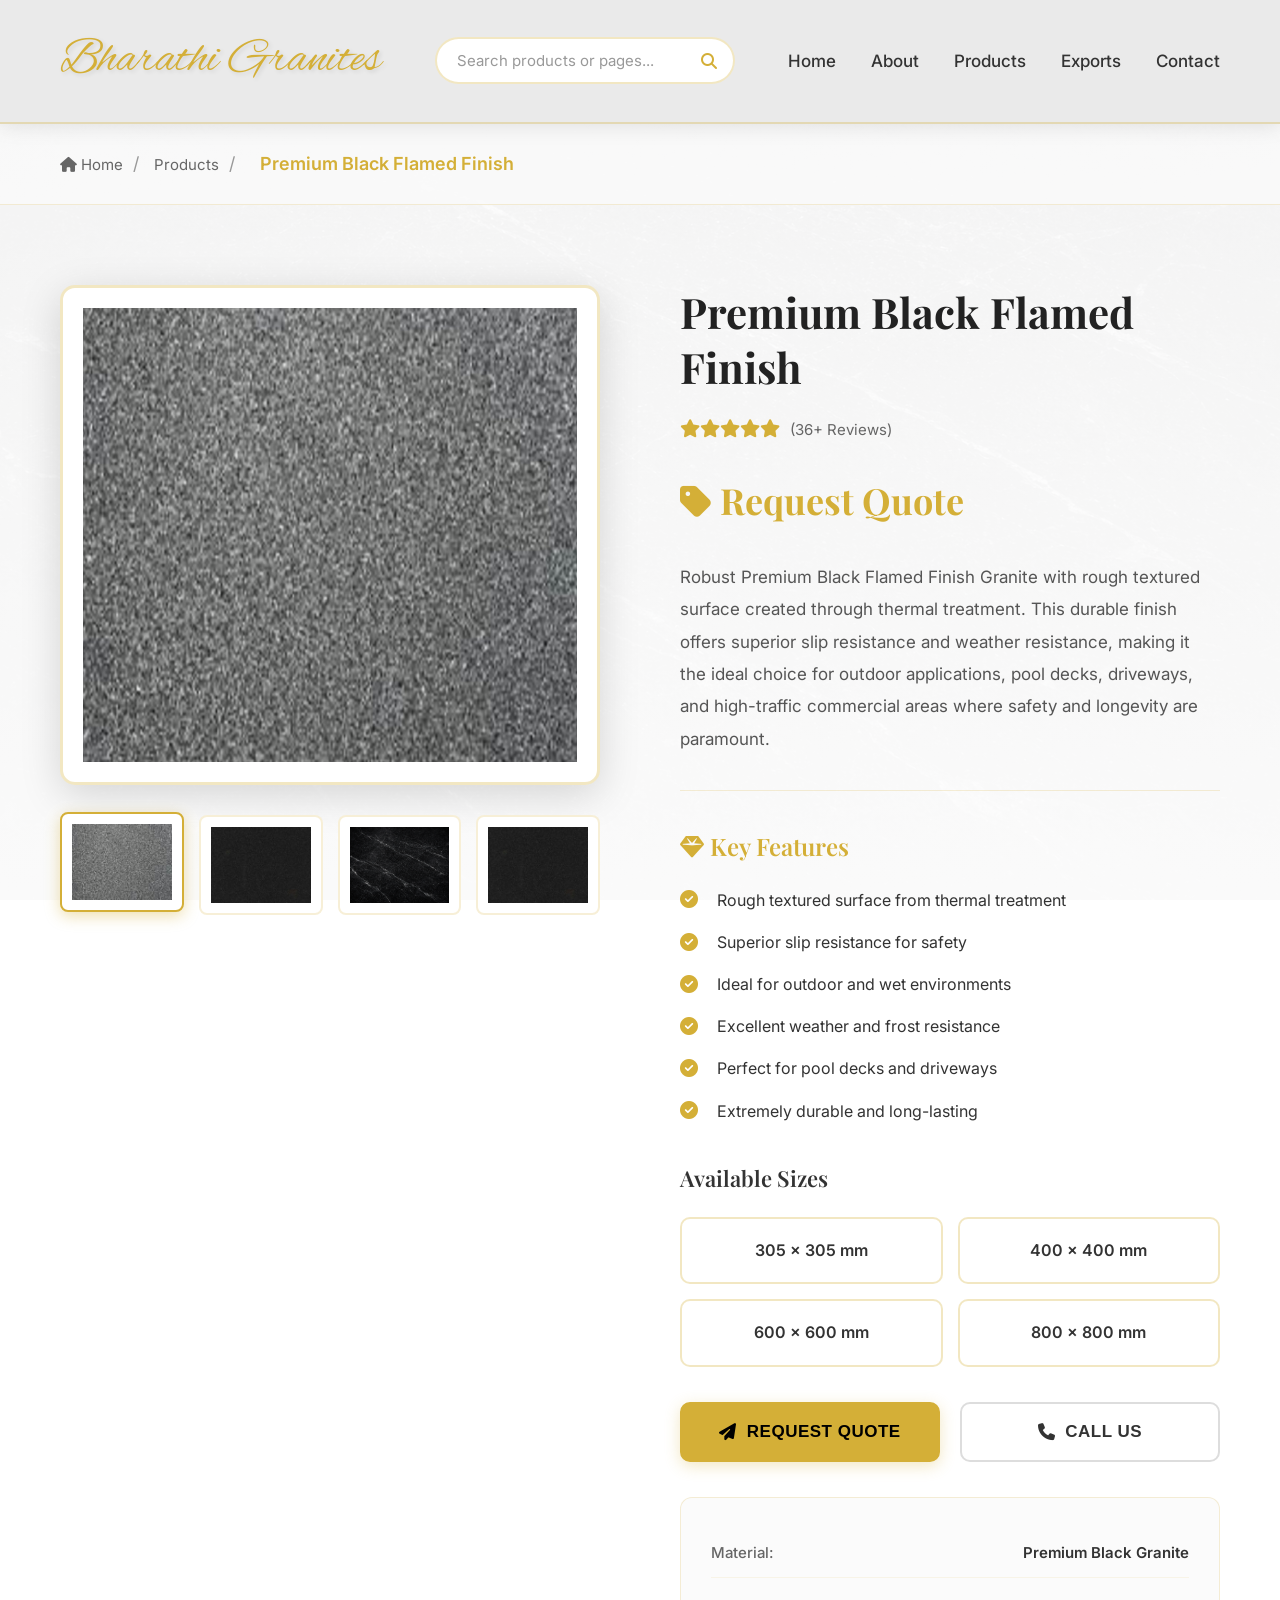
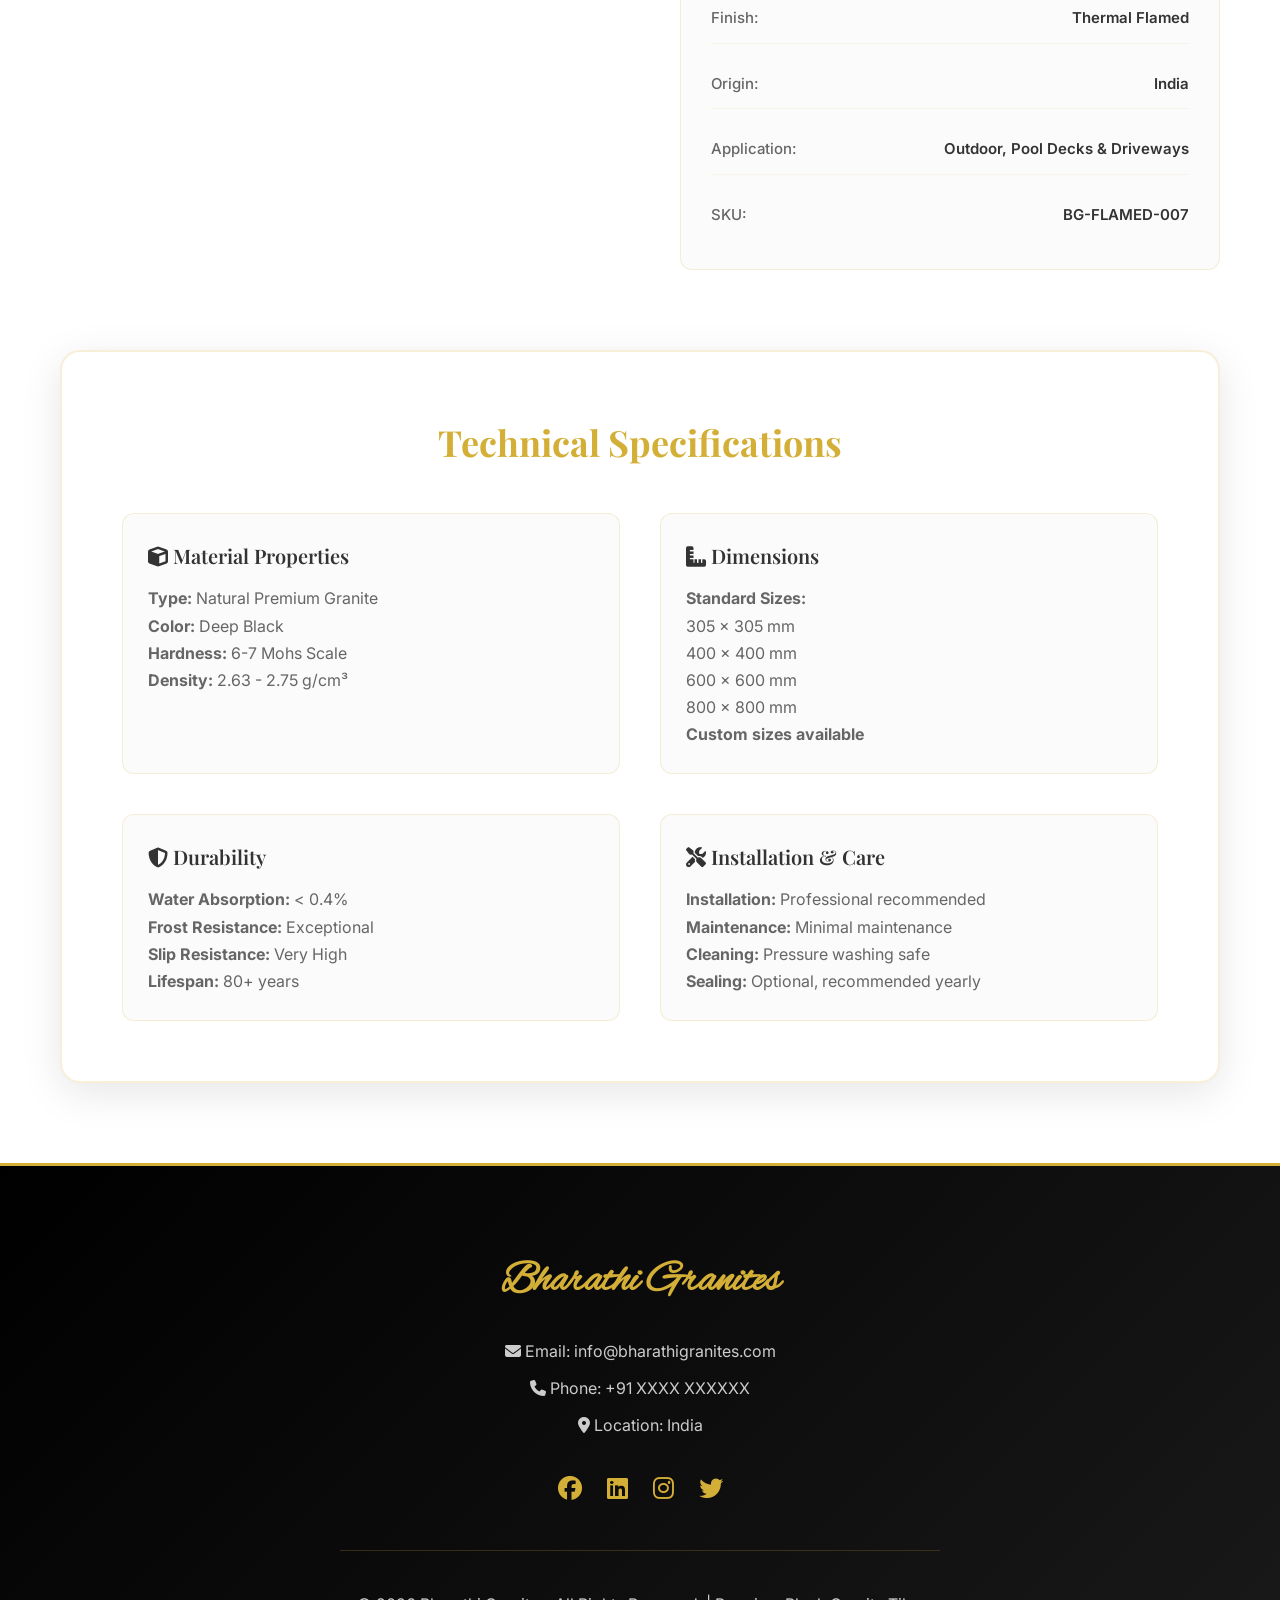
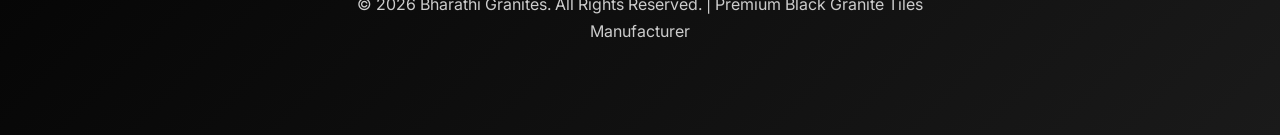
<file: products/product-premium-black-flamed.html>
<!DOCTYPE html>
<html lang="en">
<head>
<meta charset="UTF-8">
<meta name="viewport" content="width=device-width, initial-scale=1.0">
<title>Premium Black Flamed Finish | Bharathi Granites</title>
<meta name="description" content="Premium Black Flamed Finish Granite with rough textured surface. Ideal for outdoor applications with exceptional slip resistance.">
<link href="https://fonts.googleapis.com/css2?family=Alex+Brush&family=Playfair+Display:wght@400;500;600;700&family=Inter:wght@300;400;500;600;700&display=swap" rel="stylesheet">
<link rel="stylesheet" href="https://cdnjs.cloudflare.com/ajax/libs/font-awesome/6.4.0/css/all.min.css">
<link rel="stylesheet" href="../css/search-styles.css">
<style>
:root{--gold:#d4af37;--black:#0b0b0b;--dark:#121212;--grey:#9a9a9a;--white:#eaeaea;--light-gold:#f4e4c1;}
*{margin:0;padding:0;box-sizing:border-box;}
html{scroll-behavior:smooth;}
body{font-family:'Inter',sans-serif;line-height:1.7;font-size:18px;background:linear-gradient(rgba(255,255,255,0.95),rgba(255,255,255,0.98)),url("../images/black-granite.png");background-size:cover;background-position:center;background-repeat:no-repeat;background-attachment:fixed;color:#333;}
header{padding:20px 60px;background:rgba(234,234,234,0.98);position:sticky;top:0;z-index:100;border-bottom:2px solid rgba(212,175,55,0.3);backdrop-filter:blur(10px);box-shadow:0 2px 20px rgba(0,0,0,0.1);}
nav{display:flex;justify-content:space-between;align-items:center;}
.logo{font-family:'Alex Brush',cursive;font-size:48px;color:#d4af37;text-decoration:none;text-shadow:2px 2px 4px rgba(0,0,0,0.1);transition:all 0.3s ease;}
.logo:hover{transform:scale(1.05);color:#c49b2e;}
nav ul{display:flex;gap:35px;list-style:none;}
nav ul li a{color:#333;text-decoration:none;font-size:17px;font-weight:500;transition:all 0.3s ease;position:relative;padding:8px 0;}
nav ul li a::after{content:'';position:absolute;bottom:0;left:0;width:0;height:2px;background:var(--gold);transition:width 0.3s ease;}
nav ul li a:hover{color:var(--gold);}
nav ul li a:hover::after{width:100%;}

.mobile-menu-toggle{
  display:none;
  font-size:28px;
  color:#333;
  cursor:pointer;
}
.breadcrumb{padding:25px 60px;background:rgba(250,250,250,0.8);border-bottom:1px solid rgba(212,175,55,0.2);}
.breadcrumb a{color:#666;text-decoration:none;font-size:15px;transition:color 0.3s ease;}
.breadcrumb a:hover{color:var(--gold);}
.breadcrumb span{color:#999;margin:0 10px;}
.breadcrumb .current{color:var(--gold);font-weight:600;}
.product-detail{padding:80px 60px;max-width:1400px;margin:0 auto;}
.product-layout{display:grid;grid-template-columns:1fr 1fr;gap:80px;margin-bottom:80px;}
.product-images{position:sticky;top:120px;height:fit-content;}
.main-image{width:100%;height:500px;object-fit:cover;border-radius:15px;border:3px solid rgba(212,175,55,0.3);box-shadow:0 10px 40px rgba(0,0,0,0.15);margin-bottom:20px;background:#fff;padding:20px;}

.mobile-menu-toggle{
  display:none;
  font-size:28px;
  color:#333;
  cursor:pointer;
}
.thumbnail-images{display:grid;grid-template-columns:repeat(4,1fr);gap:15px;}
.thumbnail{width:100%;height:100px;object-fit:cover;border-radius:8px;border:2px solid rgba(212,175,55,0.2);cursor:pointer;transition:all 0.3s ease;background:#fff;padding:10px;}
.thumbnail:hover,.thumbnail.active{border-color:var(--gold);box-shadow:0 4px 15px rgba(212,175,55,0.4);transform:translateY(-3px);}
.product-info h1{font-family:'Playfair Display',serif;font-size:42px;font-weight:700;color:#222;margin-bottom:20px;line-height:1.3;}
.product-rating{display:flex;align-items:center;gap:10px;margin-bottom:25px;}
.stars{color:var(--gold);font-size:18px;}
.rating-text{color:#666;font-size:15px;}
.product-price{font-family:'Playfair Display',serif;font-size:36px;font-weight:700;color:var(--gold);margin-bottom:30px;}
.product-description{font-size:17px;color:#555;line-height:1.9;margin-bottom:35px;padding-bottom:35px;border-bottom:1px solid rgba(212,175,55,0.2);}
.product-features{margin-bottom:35px;}
.product-features h3{font-family:'Playfair Display',serif;font-size:24px;color:var(--gold);margin-bottom:20px;font-weight:600;}
.feature-list{display:grid;gap:15px;}
.feature-item{display:flex;align-items:center;gap:12px;font-size:16px;color:555;}
.feature-item i{color:var(--gold);font-size:18px;width:25px;}
.size-selection{margin-bottom:35px;}
.size-selection h3{font-family:'Playfair Display',serif;font-size:22px;color:#333;margin-bottom:20px;font-weight:600;}
.size-options{display:grid;grid-template-columns:repeat(2,1fr);gap:15px;}
.size-option{padding:18px;border:2px solid rgba(212,175,55,0.3);border-radius:10px;cursor:pointer;transition:all 0.3s ease;text-align:center;background:#fff;}
.size-option:hover{border-color:var(--gold);background:rgba(212,175,55,0.05);transform:translateY(-3px);box-shadow:0 4px 15px rgba(212,175,55,0.2);}
.size-option.selected{border-color:var(--gold);background:rgba(212,175,55,0.1);box-shadow:0 4px 15px rgba(212,175,55,0.3);}
.size-name{font-weight:600;color:#333;font-size:16px;}
.cta-buttons{display:flex;gap:20px;margin-bottom:35px;}
.btn-primary,.btn-secondary{flex:1;padding:18px 35px;border:none;border-radius:10px;font-size:17px;font-weight:600;text-transform:uppercase;letter-spacing:0.5px;cursor:pointer;transition:all 0.3s ease;display:flex;align-items:center;justify-content:center;gap:10px;}
.btn-primary{background:var(--gold);color:#000;border:2px solid var(--gold);box-shadow:0 4px 15px rgba(212,175,55,0.3);}
.btn-primary:hover{background:transparent;color:var(--gold);transform:translateY(-3px);box-shadow:0 6px 25px rgba(212,175,55,0.5);}
.btn-secondary{background:transparent;color:#333;border:2px solid #ddd;}
.btn-secondary:hover{border-color:var(--gold);color:var(--gold);background:rgba(212,175,55,0.05);}
.product-meta{display:grid;gap:15px;padding:30px;background:rgba(250,250,250,0.8);border-radius:12px;border:1px solid rgba(212,175,55,0.2);}
.meta-item{display:flex;justify-content:space-between;padding:12px 0;border-bottom:1px solid rgba(212,175,55,0.1);font-size:15px;}
.meta-item:last-child{border-bottom:none;}
.meta-label{color:#666;font-weight:500;}
.meta-value{color:#333;font-weight:600;}
.specifications{margin-top:80px;padding:60px;background:#fff;border-radius:20px;border:2px solid rgba(212,175,55,0.2);box-shadow:0 10px 40px rgba(0,0,0,0.1);}
.specifications h2{font-family:'Playfair Display',serif;font-size:36px;color:var(--gold);margin-bottom:40px;text-align:center;font-weight:700;}
.spec-grid{display:grid;grid-template-columns:repeat(2,1fr);gap:40px;}
.spec-item{padding:25px;background:rgba(250,250,250,0.8);border-radius:12px;border:1px solid rgba(212,175,55,0.2);}
.spec-item h4{font-family:'Playfair Display',serif;font-size:20px;color:#333;margin-bottom:12px;font-weight:600;}
.spec-item p{color:#666;font-size:16px;line-height:1.7;}
footer{padding:80px 60px;background:linear-gradient(135deg,#000 0%,#1a1a1a 100%);text-align:center;color:#fff;border-top:3px solid var(--gold);}
footer h4{font-family:'Alex Brush',cursive;font-size:42px;color:var(--gold);margin-bottom:20px;}
footer p{color:#ccc;margin:10px 0;font-size:16px;}
.footer-content{max-width:600px;margin:0 auto;}
.social-links{margin-top:30px;display:flex;justify-content:center;gap:25px;}
.social-links a{color:var(--gold);font-size:24px;transition:all 0.3s ease;}
.social-links a:hover{color:#fff;transform:translateY(-3px);}
.copyright{margin-top:40px;padding-top:30px;border-top:1px solid rgba(212,175,55,0.2);font-size:14px;color:#888;}
@media(max-width:968px){.product-layout{grid-template-columns:1fr;gap:50px;}.product-images{position:relative;top:0;}.spec-grid{grid-template-columns:1fr;}.cta-buttons{flex-direction:column;}}
@media(max-width:768px){header{padding:16px 25px;}.logo{font-size:36px;}nav ul{position:fixed;top:0;right:-100%;height:100vh;width:70%;background:rgba(234,234,234,0.98);backdrop-filter:blur(10px);flex-direction:column;justify-content:center;align-items:center;gap:40px;transition:right 0.3s ease;box-shadow:-5px 0 20px rgba(0,0,0,0.1);z-index:999;}nav ul.active{right:0;}nav ul li a{font-size:20px;}.mobile-menu-toggle{display:block;z-index:1000;}.search-container{display:none;}.breadcrumb{padding:20px 25px;}.product-detail{padding:50px 25px;}.product-info h1{font-size:32px;}.product-price{font-size:28px;}.specifications{padding:40px 25px;}.specifications h2{font-size:28px;}.size-options{grid-template-columns:1fr;}footer{padding:60px 25px;}}
</style>
</head>
<body>
<header>
<nav>
<a href="../index.html" class="logo">Bharathi Granites</a>
<div class="search-container">
    <div class="search-box">
        <input type="text" 
               id="searchInput" 
               class="search-input" 
               placeholder="Search products or pages..."
               autocomplete="off">
        <i class="fas fa-search search-icon"></i>
        <div id="searchResults" class="search-results"></div>
    </div>
</div>
<div class="mobile-menu-toggle" onclick="toggleMobileMenu()">
    <i class="fas fa-bars"></i>
</div>
<ul id="mobileMenu">
<li><a href="../index.html" onclick="closeMobileMenu()">Home</a></li>
<li><a href="../pages/about.html" onclick="closeMobileMenu()">About</a></li>
<li><a href="../pages/products.html" onclick="closeMobileMenu()">Products</a></li>
<li><a href="../pages/exports.html" onclick="closeMobileMenu()">Exports</a></li>
<li><a href="../pages/contact.html" onclick="closeMobileMenu()">Contact</a></li>
</ul>
</nav>
</header>
<div class="breadcrumb">
<a href="../index.html"><i class="fas fa-home"></i> Home</a><span>/</span>
<a href="../pages/products.html">Products</a><span>/</span>
<span class="current">Premium Black Flamed Finish</span>
</div>
<section class="product-detail">
<div class="product-layout">
<div class="product-images">
<img src="../images/Flamed.png" alt="Premium Black Flamed Finish" class="main-image" id="mainImage">
<div class="thumbnail-images">
<img src="../images/Flamed.png" alt="View 1" class="thumbnail active" onclick="changeImage(this)">
<img src="../images/Premium-black.png" alt="View 2" class="thumbnail" onclick="changeImage(this)">
<img src="../images/black-granite.png" alt="View 3" class="thumbnail" onclick="changeImage(this)">
<img src="../images/Premium-black.png" alt="View 4" class="thumbnail" onclick="changeImage(this)">
</div>
</div>
<div class="product-info">
<h1>Premium Black Flamed Finish</h1>
<div class="product-rating">
<div class="stars"><i class="fas fa-star"></i><i class="fas fa-star"></i><i class="fas fa-star"></i><i class="fas fa-star"></i><i class="fas fa-star"></i></div>
<span class="rating-text">(36+ Reviews)</span>
</div>
<div class="product-price"><i class="fas fa-tag"></i> Request Quote</div>
<div class="product-description">
<p>Robust Premium Black Flamed Finish Granite with rough textured surface created through thermal treatment. This durable finish offers superior slip resistance and weather resistance, making it the ideal choice for outdoor applications, pool decks, driveways, and high-traffic commercial areas where safety and longevity are paramount.</p>
</div>
<div class="product-features">
<h3><i class="fas fa-gem"></i> Key Features</h3>
<div class="feature-list">
<div class="feature-item"><i class="fas fa-check-circle"></i><span>Rough textured surface from thermal treatment</span></div>
<div class="feature-item"><i class="fas fa-check-circle"></i><span>Superior slip resistance for safety</span></div>
<div class="feature-item"><i class="fas fa-check-circle"></i><span>Ideal for outdoor and wet environments</span></div>
<div class="feature-item"><i class="fas fa-check-circle"></i><span>Excellent weather and frost resistance</span></div>
<div class="feature-item"><i class="fas fa-check-circle"></i><span>Perfect for pool decks and driveways</span></div>
<div class="feature-item"><i class="fas fa-check-circle"></i><span>Extremely durable and long-lasting</span></div>
</div>
</div>
<div class="size-selection">
<h3>Available Sizes</h3>
<div class="size-options">
<div class="size-option"><div class="size-name">305 × 305 mm</div></div>
<div class="size-option"><div class="size-name">400 × 400 mm</div></div>
<div class="size-option"><div class="size-name">600 × 600 mm</div></div>
<div class="size-option"><div class="size-name">800 × 800 mm</div></div>
</div>
</div>
<div class="cta-buttons">
<button class="btn-primary" onclick="window.location.href='../pages/contact.html'"><i class="fas fa-paper-plane"></i> Request Quote</button>
<button class="btn-secondary" onclick="window.location.href='tel:+91XXXXXXXXXX'"><i class="fas fa-phone"></i> Call Us</button>
</div>
<div class="product-meta">
<div class="meta-item"><span class="meta-label">Material:</span><span class="meta-value">Premium Black Granite</span></div>
<div class="meta-item"><span class="meta-label">Finish:</span><span class="meta-value">Thermal Flamed</span></div>
<div class="meta-item"><span class="meta-label">Origin:</span><span class="meta-value">India</span></div>
<div class="meta-item"><span class="meta-label">Application:</span><span class="meta-value">Outdoor, Pool Decks & Driveways</span></div>
<div class="meta-item"><span class="meta-label">SKU:</span><span class="meta-value">BG-FLAMED-007</span></div>
</div>
</div>
</div>
<div class="specifications">
<h2>Technical Specifications</h2>
<div class="spec-grid">
<div class="spec-item">
<h4><i class="fas fa-cube"></i> Material Properties</h4>
<p><strong>Type:</strong> Natural Premium Granite<br><strong>Color:</strong> Deep Black<br><strong>Hardness:</strong> 6-7 Mohs Scale<br><strong>Density:</strong> 2.63 - 2.75 g/cm³</p>
</div>
<div class="spec-item">
<h4><i class="fas fa-ruler-combined"></i> Dimensions</h4>
<p><strong>Standard Sizes:</strong><br>305 × 305 mm<br>400 × 400 mm<br>600 × 600 mm<br>800 × 800 mm<br><strong>Custom sizes available</strong></p>
</div>
<div class="spec-item">
<h4><i class="fas fa-shield-alt"></i> Durability</h4>
<p><strong>Water Absorption:</strong> < 0.4%<br><strong>Frost Resistance:</strong> Exceptional<br><strong>Slip Resistance:</strong> Very High<br><strong>Lifespan:</strong> 80+ years</p>
</div>
<div class="spec-item">
<h4><i class="fas fa-tools"></i> Installation & Care</h4>
<p><strong>Installation:</strong> Professional recommended<br><strong>Maintenance:</strong> Minimal maintenance<br><strong>Cleaning:</strong> Pressure washing safe<br><strong>Sealing:</strong> Optional, recommended yearly</p>
</div>
</div>
</div>
</section>
<footer>
<div class="footer-content">
<h4>Bharathi Granites</h4>
<p><i class="fas fa-envelope"></i> Email: info@bharathigranites.com</p>
<p><i class="fas fa-phone"></i> Phone: +91 XXXX XXXXXX</p>
<p><i class="fas fa-map-marker-alt"></i> Location: India</p>
<div class="social-links">
<a href="#" aria-label="Facebook"><i class="fab fa-facebook"></i></a>
<a href="#" aria-label="LinkedIn"><i class="fab fa-linkedin"></i></a>
<a href="#" aria-label="Instagram"><i class="fab fa-instagram"></i></a>
<a href="#" aria-label="Twitter"><i class="fab fa-twitter"></i></a>
</div>
<div class="copyright">
<p>&copy; 2026 Bharathi Granites. All Rights Reserved. | Premium Black Granite Tiles Manufacturer</p>
</div>
</div>
</footer>
<script>
function changeImage(thumbnail){document.getElementById('mainImage').src=thumbnail.src;document.querySelectorAll('.thumbnail').forEach(thumb=>{thumb.classList.remove('active');});thumbnail.classList.add('active');}
document.querySelectorAll('.size-option').forEach(option=>{option.addEventListener('click',function(){document.querySelectorAll('.size-option').forEach(opt=>{opt.classList.remove('selected');});this.classList.add('selected');});});

function toggleMobileMenu() {
  const menu = document.getElementById('mobileMenu');
  menu.classList.toggle('active');
}

function closeMobileMenu() {
  const menu = document.getElementById('mobileMenu');
  menu.classList.remove('active');
}

document.addEventListener('click', function(event) {
  const menu = document.getElementById('mobileMenu');
  const toggle = document.querySelector('.mobile-menu-toggle');
  if (menu && !menu.contains(event.target) && !toggle.contains(event.target)) {
    menu.classList.remove('active');
  }
});
</script>
<script src="../js/search-script.js"></script>
</body>
</html>
</file>
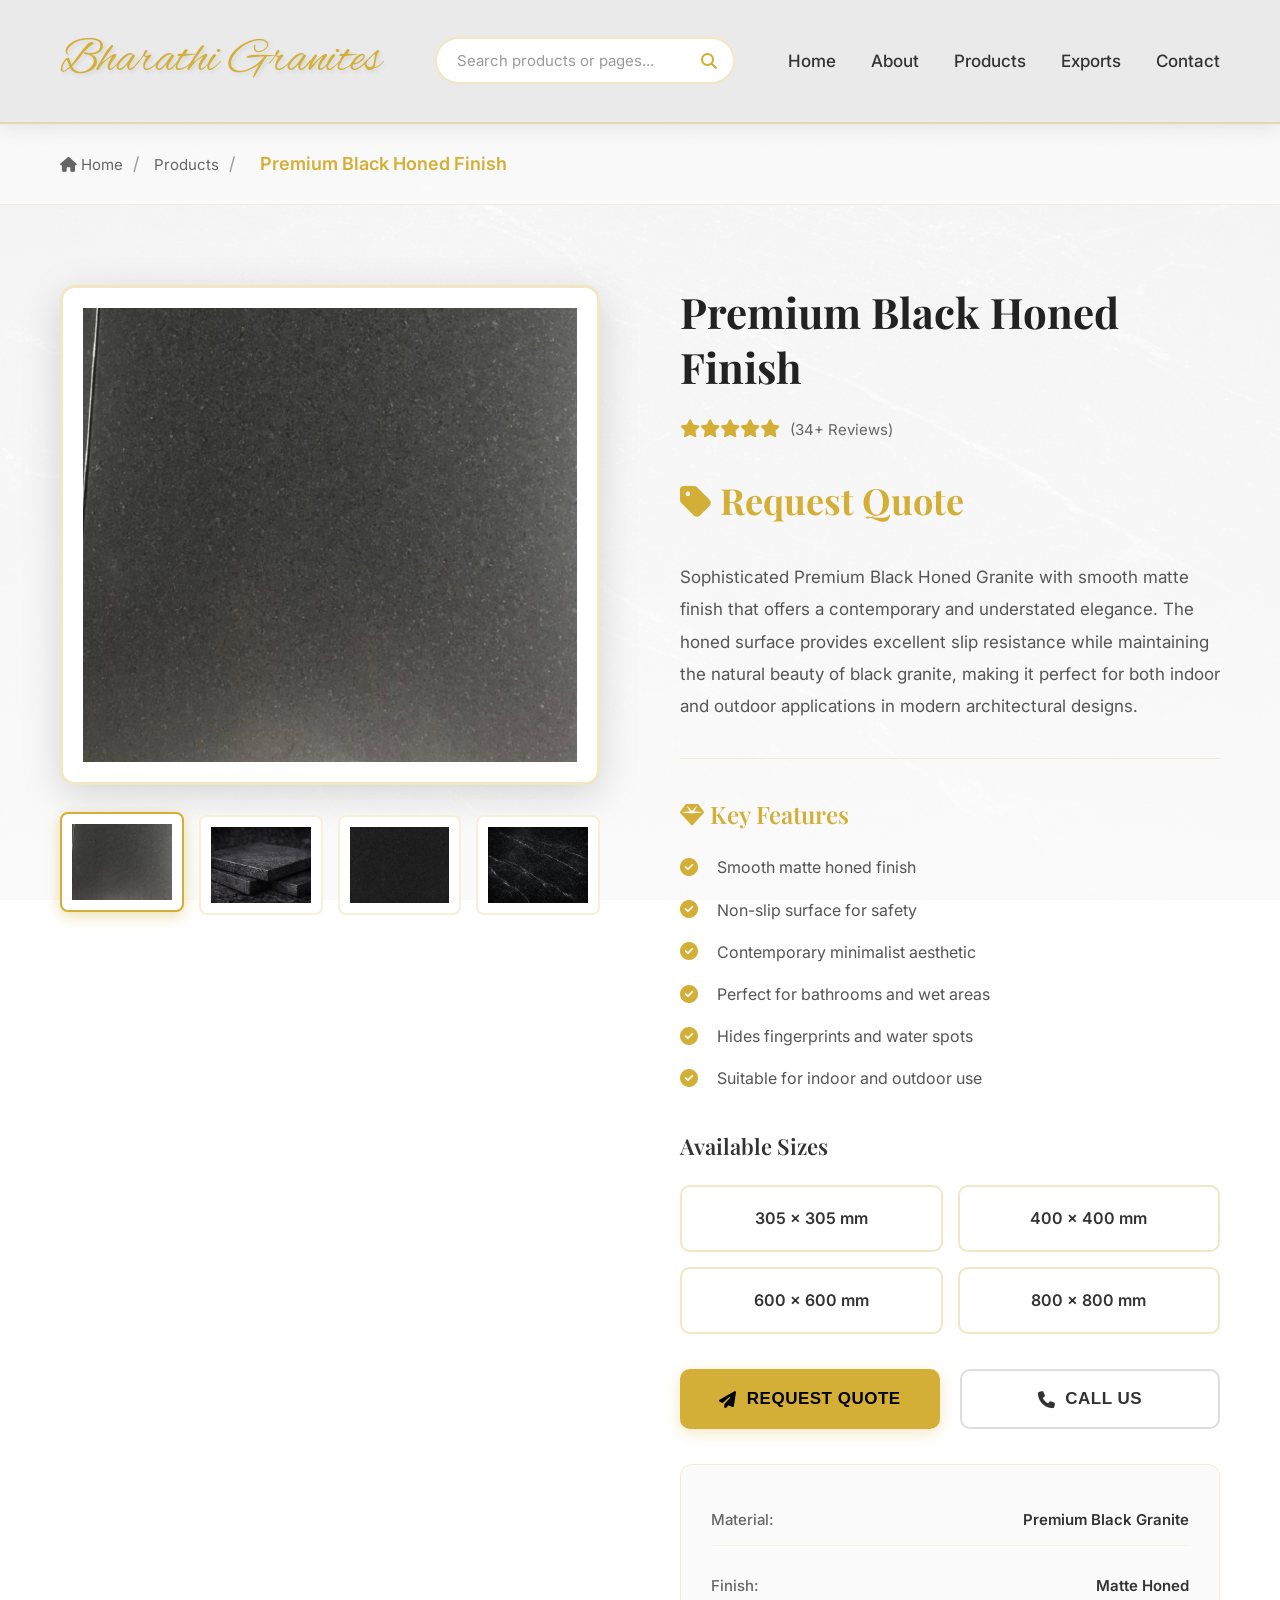
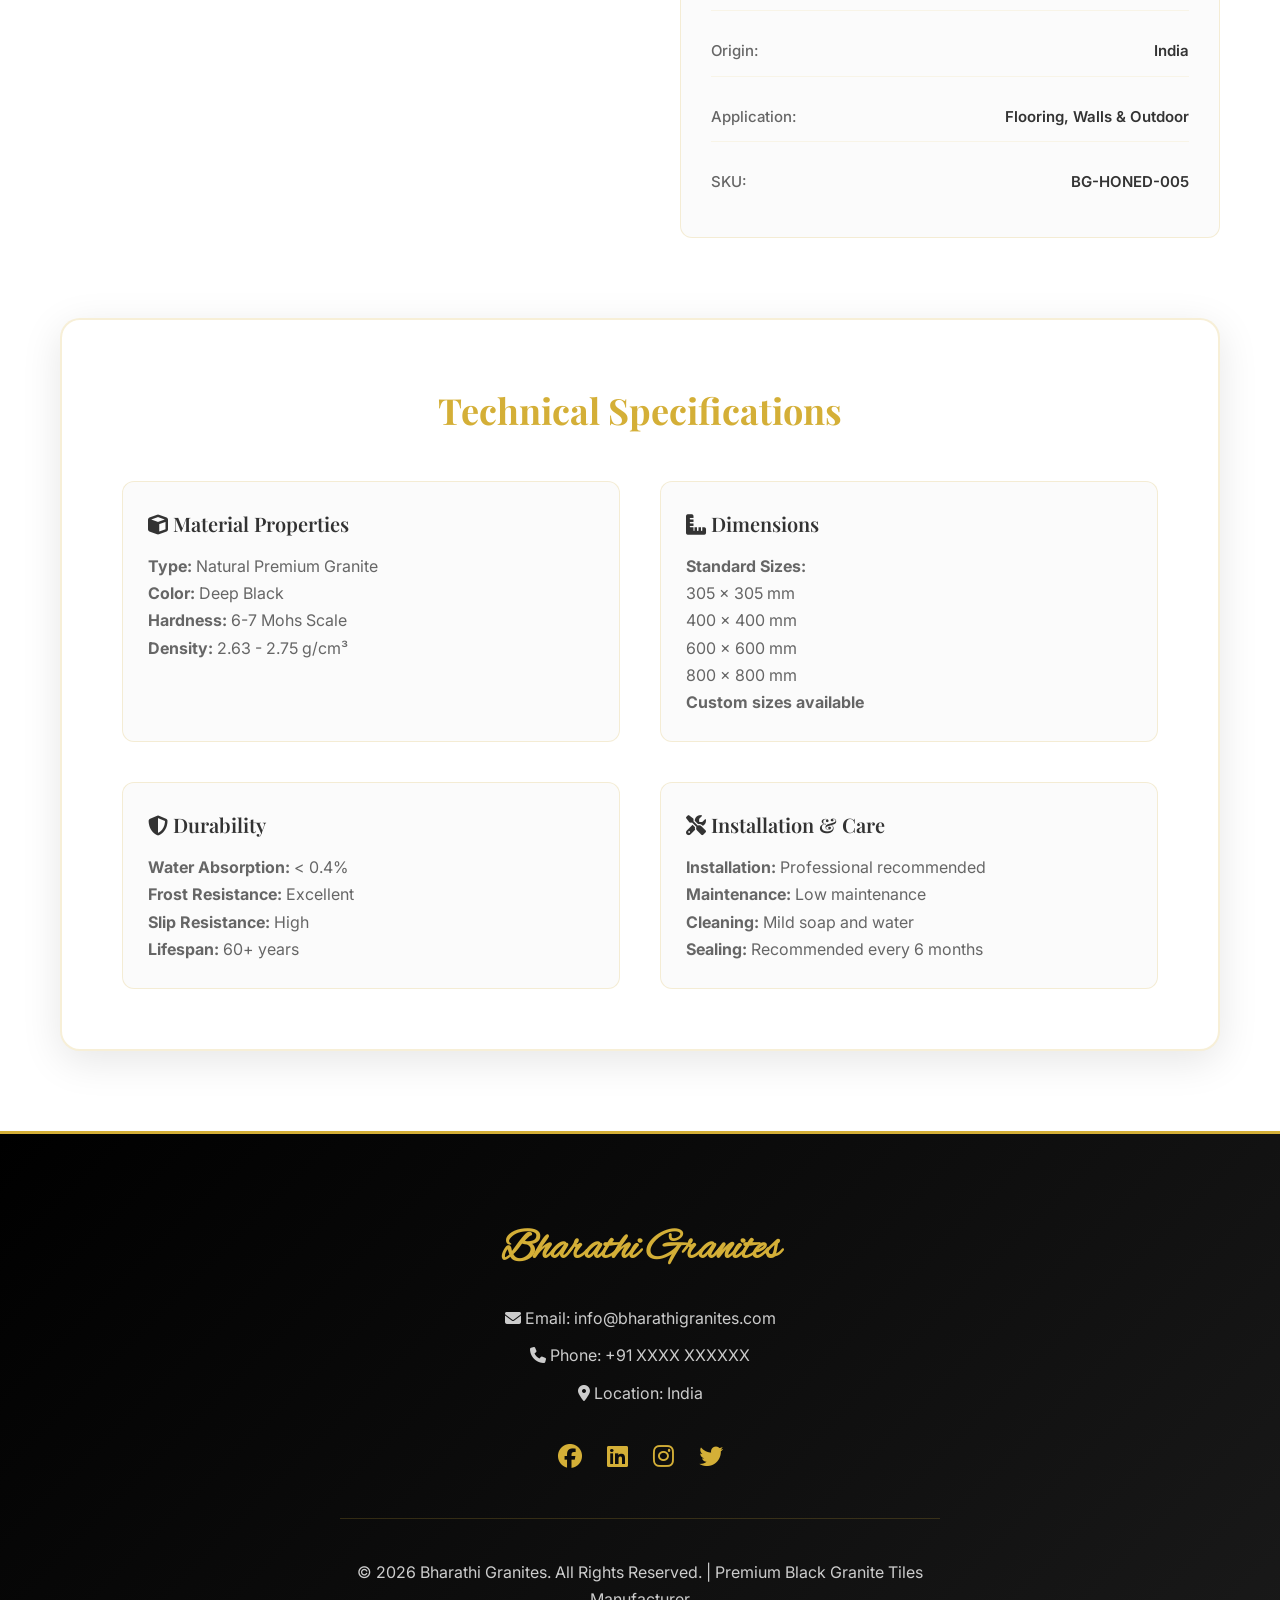
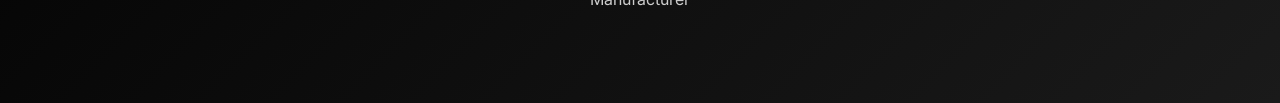
<file: products/product-premium-black-honed.html>
<!DOCTYPE html>
<html lang="en">
<head>
<meta charset="UTF-8">
<meta name="viewport" content="width=device-width, initial-scale=1.0">
<title>Premium Black Honed Finish | Bharathi Granites</title>
<meta name="description" content="Premium Black Honed Granite with elegant matte finish. Non-slip surface perfect for contemporary spaces.">
<link href="https://fonts.googleapis.com/css2?family=Alex+Brush&family=Playfair+Display:wght@400;500;600;700&family=Inter:wght@300;400;500;600;700&display=swap" rel="stylesheet">
<link rel="stylesheet" href="https://cdnjs.cloudflare.com/ajax/libs/font-awesome/6.4.0/css/all.min.css">
<link rel="stylesheet" href="../css/search-styles.css">
<style>
:root{--gold:#d4af37;--black:#0b0b0b;--dark:#121212;--grey:#9a9a9a;--white:#eaeaea;--light-gold:#f4e4c1;}
*{margin:0;padding:0;box-sizing:border-box;}
html{scroll-behavior:smooth;}
body{font-family:'Inter',sans-serif;line-height:1.7;font-size:18px;background:linear-gradient(rgba(255,255,255,0.95),rgba(255,255,255,0.98)),url("../images/black-granite.png");background-size:cover;background-position:center;background-repeat:no-repeat;background-attachment:fixed;color:#333;}
header{padding:20px 60px;background:rgba(234,234,234,0.98);position:sticky;top:0;z-index:100;border-bottom:2px solid rgba(212,175,55,0.3);backdrop-filter:blur(10px);box-shadow:0 2px 20px rgba(0,0,0,0.1);}
nav{display:flex;justify-content:space-between;align-items:center;}
.logo{font-family:'Alex Brush',cursive;font-size:48px;color:#d4af37;text-decoration:none;text-shadow:2px 2px 4px rgba(0,0,0,0.1);transition:all 0.3s ease;}
.logo:hover{transform:scale(1.05);color:#c49b2e;}
nav ul{display:flex;gap:35px;list-style:none;}
nav ul li a{color:#333;text-decoration:none;font-size:17px;font-weight:500;transition:all 0.3s ease;position:relative;padding:8px 0;}
nav ul li a::after{content:'';position:absolute;bottom:0;left:0;width:0;height:2px;background:var(--gold);transition:width 0.3s ease;}
nav ul li a:hover{color:var(--gold);}
nav ul li a:hover::after{width:100%;}

.mobile-menu-toggle{
  display:none;
  font-size:28px;
  color:#333;
  cursor:pointer;
}
.breadcrumb{padding:25px 60px;background:rgba(250,250,250,0.8);border-bottom:1px solid rgba(212,175,55,0.2);}
.breadcrumb a{color:#666;text-decoration:none;font-size:15px;transition:color 0.3s ease;}
.breadcrumb a:hover{color:var(--gold);}
.breadcrumb span{color:#999;margin:0 10px;}
.breadcrumb .current{color:var(--gold);font-weight:600;}
.product-detail{padding:80px 60px;max-width:1400px;margin:0 auto;}
.product-layout{display:grid;grid-template-columns:1fr 1fr;gap:80px;margin-bottom:80px;}
.product-images{position:sticky;top:120px;height:fit-content;}
.main-image{width:100%;height:500px;object-fit:cover;border-radius:15px;border:3px solid rgba(212,175,55,0.3);box-shadow:0 10px 40px rgba(0,0,0,0.15);margin-bottom:20px;background:#fff;padding:20px;}

.mobile-menu-toggle{
  display:none;
  font-size:28px;
  color:#333;
  cursor:pointer;
}
.thumbnail-images{display:grid;grid-template-columns:repeat(4,1fr);gap:15px;}
.thumbnail{width:100%;height:100px;object-fit:cover;border-radius:8px;border:2px solid rgba(212,175,55,0.2);cursor:pointer;transition:all 0.3s ease;background:#fff;padding:10px;}
.thumbnail:hover,.thumbnail.active{border-color:var(--gold);box-shadow:0 4px 15px rgba(212,175,55,0.4);transform:translateY(-3px);}
.product-info h1{font-family:'Playfair Display',serif;font-size:42px;font-weight:700;color:#222;margin-bottom:20px;line-height:1.3;}
.product-rating{display:flex;align-items:center;gap:10px;margin-bottom:25px;}
.stars{color:var(--gold);font-size:18px;}
.rating-text{color:#666;font-size:15px;}
.product-price{font-family:'Playfair Display',serif;font-size:36px;font-weight:700;color:var(--gold);margin-bottom:30px;}
.product-description{font-size:17px;color:#555;line-height:1.9;margin-bottom:35px;padding-bottom:35px;border-bottom:1px solid rgba(212,175,55,0.2);}
.product-features{margin-bottom:35px;}
.product-features h3{font-family:'Playfair Display',serif;font-size:24px;color:var(--gold);margin-bottom:20px;font-weight:600;}
.feature-list{display:grid;gap:15px;}
.feature-item{display:flex;align-items:center;gap:12px;font-size:16px;color:#555;}
.feature-item i{color:var(--gold);font-size:18px;width:25px;}
.size-selection{margin-bottom:35px;}
.size-selection h3{font-family:'Playfair Display',serif;font-size:22px;color:#333;margin-bottom:20px;font-weight:600;}
.size-options{display:grid;grid-template-columns:repeat(2,1fr);gap:15px;}
.size-option{padding:18px;border:2px solid rgba(212,175,55,0.3);border-radius:10px;cursor:pointer;transition:all 0.3s ease;text-align:center;background:#fff;}
.size-option:hover{border-color:var(--gold);background:rgba(212,175,55,0.05);transform:translateY(-3px);box-shadow:0 4px 15px rgba(212,175,55,0.2);}
.size-option.selected{border-color:var(--gold);background:rgba(212,175,55,0.1);box-shadow:0 4px 15px rgba(212,175,55,0.3);}
.size-name{font-weight:600;color:#333;font-size:16px;}
.cta-buttons{display:flex;gap:20px;margin-bottom:35px;}
.btn-primary,.btn-secondary{flex:1;padding:18px 35px;border:none;border-radius:10px;font-size:17px;font-weight:600;text-transform:uppercase;letter-spacing:0.5px;cursor:pointer;transition:all 0.3s ease;display:flex;align-items:center;justify-content:center;gap:10px;}
.btn-primary{background:var(--gold);color:#000;border:2px solid var(--gold);box-shadow:0 4px 15px rgba(212,175,55,0.3);}
.btn-primary:hover{background:transparent;color:var(--gold);transform:translateY(-3px);box-shadow:0 6px 25px rgba(212,175,55,0.5);}
.btn-secondary{background:transparent;color:#333;border:2px solid #ddd;}
.btn-secondary:hover{border-color:var(--gold);color:var(--gold);background:rgba(212,175,55,0.05);}
.product-meta{display:grid;gap:15px;padding:30px;background:rgba(250,250,250,0.8);border-radius:12px;border:1px solid rgba(212,175,55,0.2);}
.meta-item{display:flex;justify-content:space-between;padding:12px 0;border-bottom:1px solid rgba(212,175,55,0.1);font-size:15px;}
.meta-item:last-child{border-bottom:none;}
.meta-label{color:#666;font-weight:500;}
.meta-value{color:#333;font-weight:600;}
.specifications{margin-top:80px;padding:60px;background:#fff;border-radius:20px;border:2px solid rgba(212,175,55,0.2);box-shadow:0 10px 40px rgba(0,0,0,0.1);}
.specifications h2{font-family:'Playfair Display',serif;font-size:36px;color:var(--gold);margin-bottom:40px;text-align:center;font-weight:700;}
.spec-grid{display:grid;grid-template-columns:repeat(2,1fr);gap:40px;}
.spec-item{padding:25px;background:rgba(250,250,250,0.8);border-radius:12px;border:1px solid rgba(212,175,55,0.2);}
.spec-item h4{font-family:'Playfair Display',serif;font-size:20px;color:#333;margin-bottom:12px;font-weight:600;}
.spec-item p{color:#666;font-size:16px;line-height:1.7;}
footer{padding:80px 60px;background:linear-gradient(135deg,#000 0%,#1a1a1a 100%);text-align:center;color:#fff;border-top:3px solid var(--gold);}
footer h4{font-family:'Alex Brush',cursive;font-size:42px;color:var(--gold);margin-bottom:20px;}
footer p{color:#ccc;margin:10px 0;font-size:16px;}
.footer-content{max-width:600px;margin:0 auto;}
.social-links{margin-top:30px;display:flex;justify-content:center;gap:25px;}
.social-links a{color:var(--gold);font-size:24px;transition:all 0.3s ease;}
.social-links a:hover{color:#fff;transform:translateY(-3px);}
.copyright{margin-top:40px;padding-top:30px;border-top:1px solid rgba(212,175,55,0.2);font-size:14px;color:#888;}
@media(max-width:968px){.product-layout{grid-template-columns:1fr;gap:50px;}.product-images{position:relative;top:0;}.spec-grid{grid-template-columns:1fr;}.cta-buttons{flex-direction:column;}}
@media(max-width:768px){header{padding:16px 25px;}.logo{font-size:36px;}nav ul{position:fixed;top:0;right:-100%;height:100vh;width:70%;background:rgba(234,234,234,0.98);backdrop-filter:blur(10px);flex-direction:column;justify-content:center;align-items:center;gap:40px;transition:right 0.3s ease;box-shadow:-5px 0 20px rgba(0,0,0,0.1);z-index:999;}nav ul.active{right:0;}nav ul li a{font-size:20px;}.mobile-menu-toggle{display:block;z-index:1000;}.search-container{display:none;}.breadcrumb{padding:20px 25px;}.product-detail{padding:50px 25px;}.product-info h1{font-size:32px;}.product-price{font-size:28px;}.specifications{padding:40px 25px;}.specifications h2{font-size:28px;}.size-options{grid-template-columns:1fr;}footer{padding:60px 25px;}}
</style>
</head>
<body>
<header>
<nav>
<a href="../index.html" class="logo">Bharathi Granites</a>
<div class="search-container">
    <div class="search-box">
        <input type="text" 
               id="searchInput" 
               class="search-input" 
               placeholder="Search products or pages..."
               autocomplete="off">
        <i class="fas fa-search search-icon"></i>
        <div id="searchResults" class="search-results"></div>
    </div>
</div>
<div class="mobile-menu-toggle" onclick="toggleMobileMenu()">
    <i class="fas fa-bars"></i>
</div>
<ul id="mobileMenu">
<li><a href="../index.html" onclick="closeMobileMenu()">Home</a></li>
<li><a href="../pages/about.html" onclick="closeMobileMenu()">About</a></li>
<li><a href="../pages/products.html" onclick="closeMobileMenu()">Products</a></li>
<li><a href="../pages/exports.html" onclick="closeMobileMenu()">Exports</a></li>
<li><a href="../pages/contact.html" onclick="closeMobileMenu()">Contact</a></li>
</ul>
</nav>
</header>
<div class="breadcrumb">
<a href="../index.html"><i class="fas fa-home"></i> Home</a><span>/</span>
<a href="../pages/products.html">Products</a><span>/</span>
<span class="current">Premium Black Honed Finish</span>
</div>
<section class="product-detail">
<div class="product-layout">
<div class="product-images">
<img src="../images/HonedPolish.png" alt="Premium Black Honed Finish" class="main-image" id="mainImage">
<div class="thumbnail-images">
<img src="../images/HonedPolish.png" alt="View 1" class="thumbnail active" onclick="changeImage(this)">
<img src="../images/Honed.png" alt="View 2" class="thumbnail" onclick="changeImage(this)">
<img src="../images/Premium-black.png" alt="View 3" class="thumbnail" onclick="changeImage(this)">
<img src="../images/black-granite.png" alt="View 4" class="thumbnail" onclick="changeImage(this)">
</div>
</div>
<div class="product-info">
<h1>Premium Black Honed Finish</h1>
<div class="product-rating">
<div class="stars"><i class="fas fa-star"></i><i class="fas fa-star"></i><i class="fas fa-star"></i><i class="fas fa-star"></i><i class="fas fa-star"></i></div>
<span class="rating-text">(34+ Reviews)</span>
</div>
<div class="product-price"><i class="fas fa-tag"></i> Request Quote</div>
<div class="product-description">
<p>Sophisticated Premium Black Honed Granite with smooth matte finish that offers a contemporary and understated elegance. The honed surface provides excellent slip resistance while maintaining the natural beauty of black granite, making it perfect for both indoor and outdoor applications in modern architectural designs.</p>
</div>
<div class="product-features">
<h3><i class="fas fa-gem"></i> Key Features</h3>
<div class="feature-list">
<div class="feature-item"><i class="fas fa-check-circle"></i><span>Smooth matte honed finish</span></div>
<div class="feature-item"><i class="fas fa-check-circle"></i><span>Non-slip surface for safety</span></div>
<div class="feature-item"><i class="fas fa-check-circle"></i><span>Contemporary minimalist aesthetic</span></div>
<div class="feature-item"><i class="fas fa-check-circle"></i><span>Perfect for bathrooms and wet areas</span></div>
<div class="feature-item"><i class="fas fa-check-circle"></i><span>Hides fingerprints and water spots</span></div>
<div class="feature-item"><i class="fas fa-check-circle"></i><span>Suitable for indoor and outdoor use</span></div>
</div>
</div>
<div class="size-selection">
<h3>Available Sizes</h3>
<div class="size-options">
<div class="size-option"><div class="size-name">305 × 305 mm</div></div>
<div class="size-option"><div class="size-name">400 × 400 mm</div></div>
<div class="size-option"><div class="size-name">600 × 600 mm</div></div>
<div class="size-option"><div class="size-name">800 × 800 mm</div></div>
</div>
</div>
<div class="cta-buttons">
<button class="btn-primary" onclick="window.location.href='../pages/contact.html'"><i class="fas fa-paper-plane"></i> Request Quote</button>
<button class="btn-secondary" onclick="window.location.href='tel:+91XXXXXXXXXX'"><i class="fas fa-phone"></i> Call Us</button>
</div>
<div class="product-meta">
<div class="meta-item"><span class="meta-label">Material:</span><span class="meta-value">Premium Black Granite</span></div>
<div class="meta-item"><span class="meta-label">Finish:</span><span class="meta-value">Matte Honed</span></div>
<div class="meta-item"><span class="meta-label">Origin:</span><span class="meta-value">India</span></div>
<div class="meta-item"><span class="meta-label">Application:</span><span class="meta-value">Flooring, Walls & Outdoor</span></div>
<div class="meta-item"><span class="meta-label">SKU:</span><span class="meta-value">BG-HONED-005</span></div>
</div>
</div>
</div>
<div class="specifications">
<h2>Technical Specifications</h2>
<div class="spec-grid">
<div class="spec-item">
<h4><i class="fas fa-cube"></i> Material Properties</h4>
<p><strong>Type:</strong> Natural Premium Granite<br><strong>Color:</strong> Deep Black<br><strong>Hardness:</strong> 6-7 Mohs Scale<br><strong>Density:</strong> 2.63 - 2.75 g/cm³</p>
</div>
<div class="spec-item">
<h4><i class="fas fa-ruler-combined"></i> Dimensions</h4>
<p><strong>Standard Sizes:</strong><br>305 × 305 mm<br>400 × 400 mm<br>600 × 600 mm<br>800 × 800 mm<br><strong>Custom sizes available</strong></p>
</div>
<div class="spec-item">
<h4><i class="fas fa-shield-alt"></i> Durability</h4>
<p><strong>Water Absorption:</strong> < 0.4%<br><strong>Frost Resistance:</strong> Excellent<br><strong>Slip Resistance:</strong> High<br><strong>Lifespan:</strong> 60+ years</p>
</div>
<div class="spec-item">
<h4><i class="fas fa-tools"></i> Installation & Care</h4>
<p><strong>Installation:</strong> Professional recommended<br><strong>Maintenance:</strong> Low maintenance<br><strong>Cleaning:</strong> Mild soap and water<br><strong>Sealing:</strong> Recommended every 6 months</p>
</div>
</div>
</div>
</section>
<footer>
<div class="footer-content">
<h4>Bharathi Granites</h4>
<p><i class="fas fa-envelope"></i> Email: info@bharathigranites.com</p>
<p><i class="fas fa-phone"></i> Phone: +91 XXXX XXXXXX</p>
<p><i class="fas fa-map-marker-alt"></i> Location: India</p>
<div class="social-links">
<a href="#" aria-label="Facebook"><i class="fab fa-facebook"></i></a>
<a href="#" aria-label="LinkedIn"><i class="fab fa-linkedin"></i></a>
<a href="#" aria-label="Instagram"><i class="fab fa-instagram"></i></a>
<a href="#" aria-label="Twitter"><i class="fab fa-twitter"></i></a>
</div>
<div class="copyright">
<p>&copy; 2026 Bharathi Granites. All Rights Reserved. | Premium Black Granite Tiles Manufacturer</p>
</div>
</div>
</footer>
<script>
function changeImage(thumbnail){document.getElementById('mainImage').src=thumbnail.src;document.querySelectorAll('.thumbnail').forEach(thumb=>{thumb.classList.remove('active');});thumbnail.classList.add('active');}
document.querySelectorAll('.size-option').forEach(option=>{option.addEventListener('click',function(){document.querySelectorAll('.size-option').forEach(opt=>{opt.classList.remove('selected');});this.classList.add('selected');});});

function toggleMobileMenu() {
  const menu = document.getElementById('mobileMenu');
  menu.classList.toggle('active');
}

function closeMobileMenu() {
  const menu = document.getElementById('mobileMenu');
  menu.classList.remove('active');
}

document.addEventListener('click', function(event) {
  const menu = document.getElementById('mobileMenu');
  const toggle = document.querySelector('.mobile-menu-toggle');
  if (menu && !menu.contains(event.target) && !toggle.contains(event.target)) {
    menu.classList.remove('active');
  }
});
</script>
<script src="../js/search-script.js"></script>
</body>
</html>
</file>
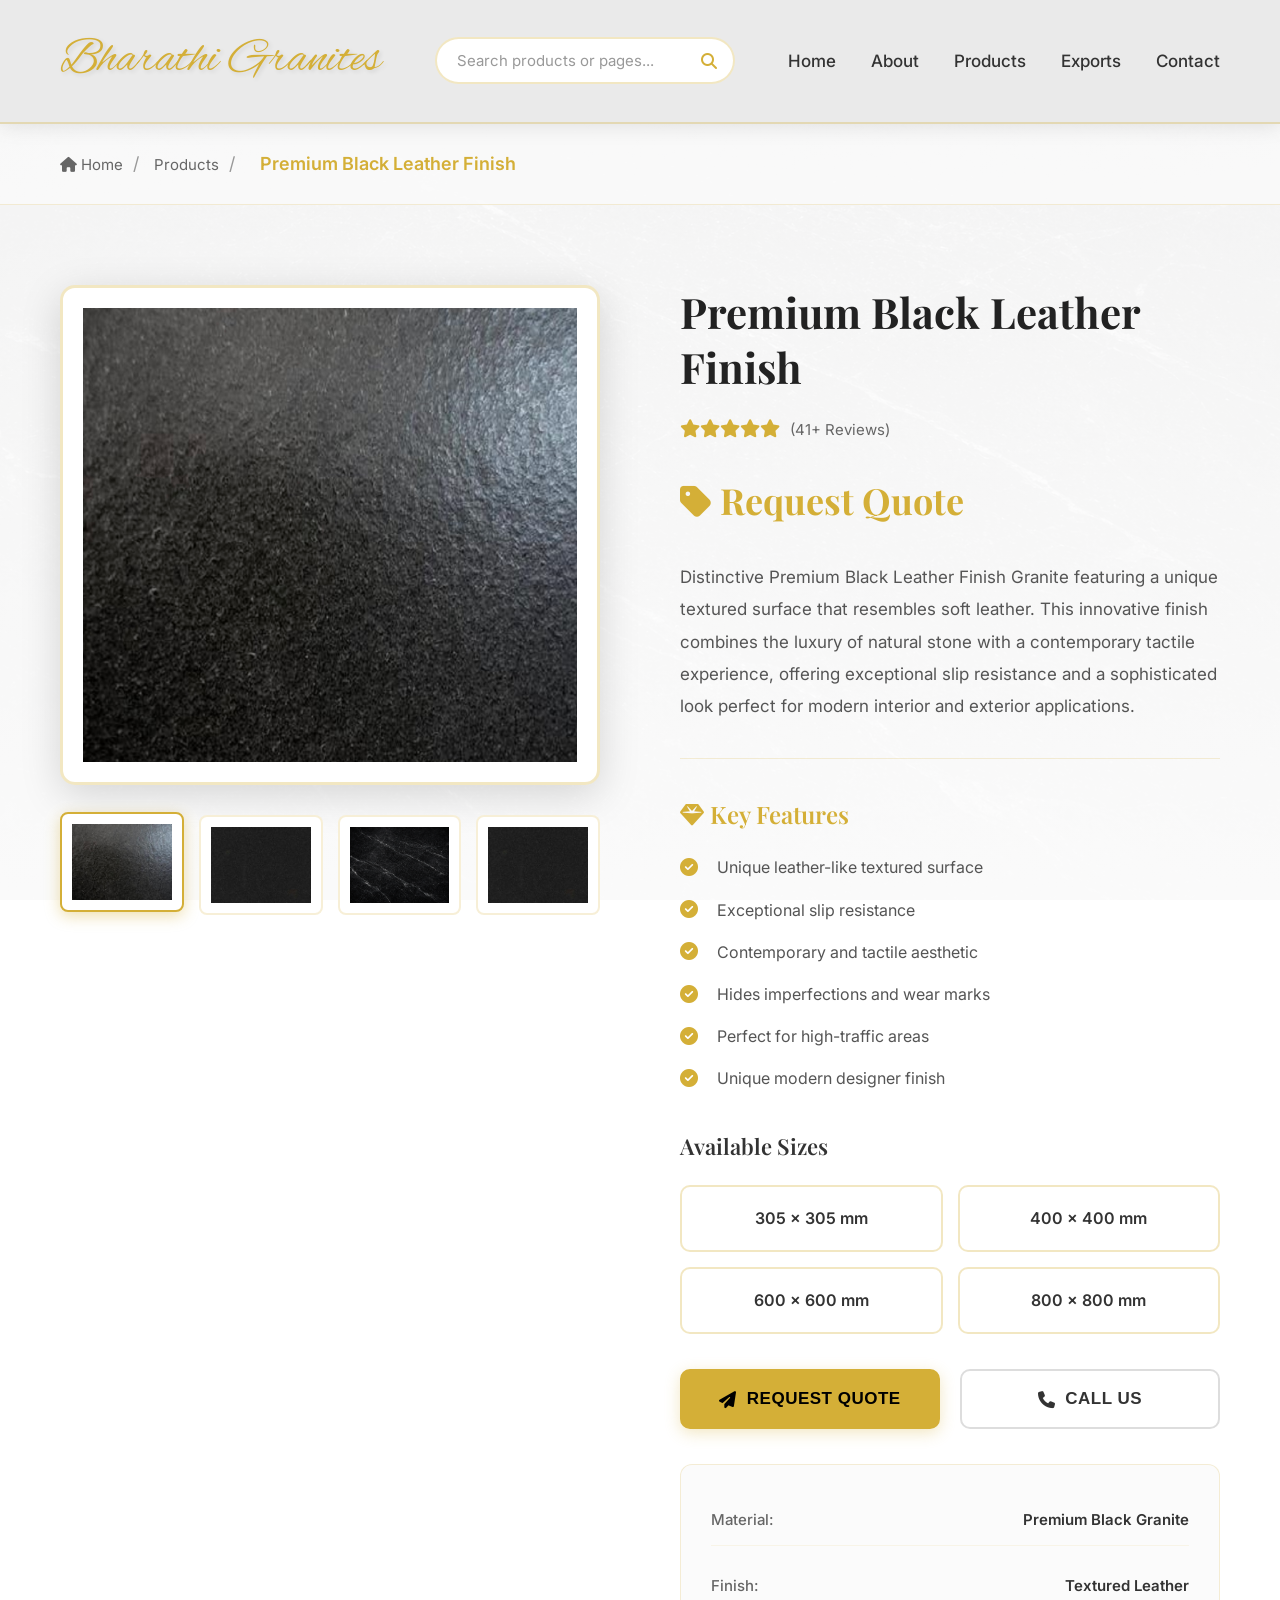
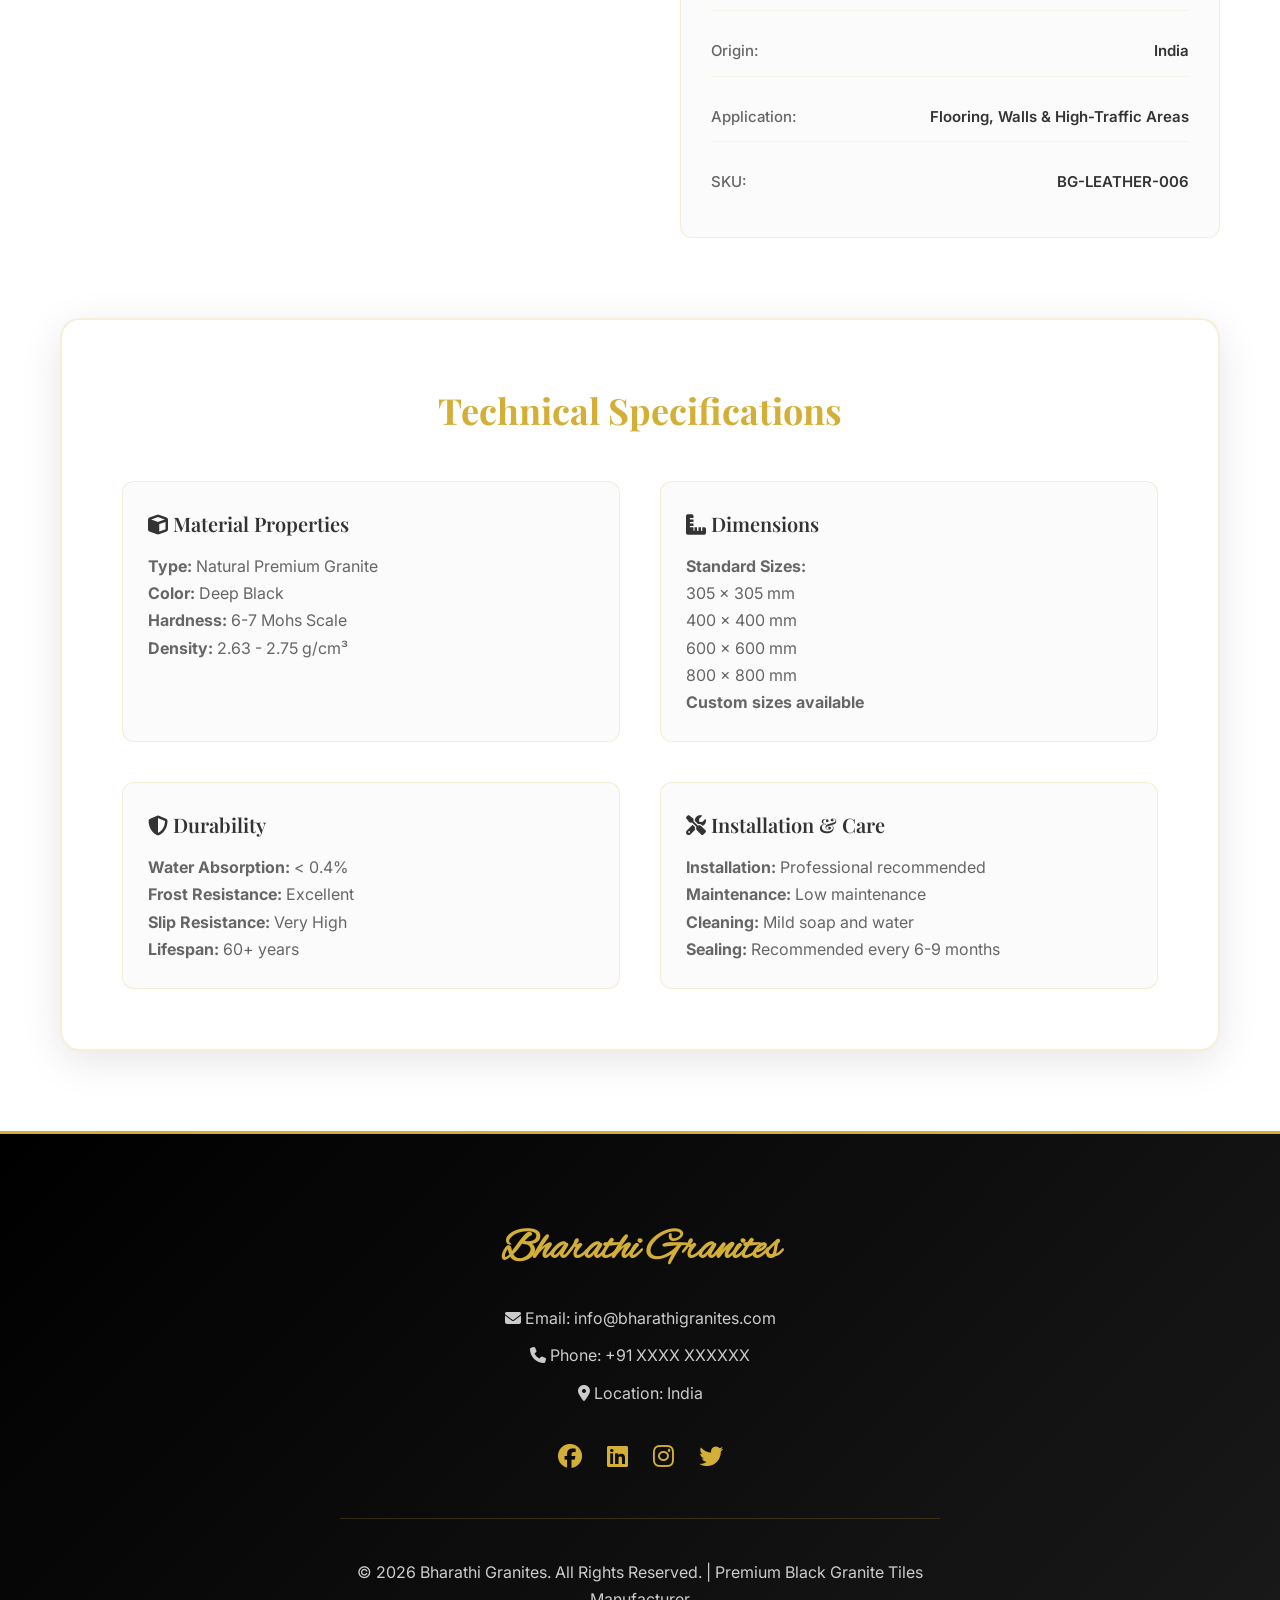
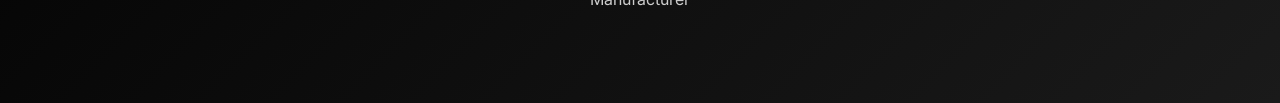
<file: products/product-premium-black-leather.html>
<!DOCTYPE html>
<html lang="en">
<head>
<meta charset="UTF-8">
<meta name="viewport" content="width=device-width, initial-scale=1.0">
<title>Premium Black Leather Finish | Bharathi Granites</title>
<meta name="description" content="Premium Black Leather Finish Granite with unique textured surface. Contemporary design with excellent grip.">
<link href="https://fonts.googleapis.com/css2?family=Alex+Brush&family=Playfair+Display:wght@400;500;600;700&family=Inter:wght@300;400;500;600;700&display=swap" rel="stylesheet">
<link rel="stylesheet" href="https://cdnjs.cloudflare.com/ajax/libs/font-awesome/6.4.0/css/all.min.css">
<link rel="stylesheet" href="../css/search-styles.css">
<style>
:root{--gold:#d4af37;--black:#0b0b0b;--dark:#121212;--grey:#9a9a9a;--white:#eaeaea;--light-gold:#f4e4c1;}
*{margin:0;padding:0;box-sizing:border-box;}
html{scroll-behavior:smooth;}
body{font-family:'Inter',sans-serif;line-height:1.7;font-size:18px;background:linear-gradient(rgba(255,255,255,0.95),rgba(255,255,255,0.98)),url("../images/black-granite.png");background-size:cover;background-position:center;background-repeat:no-repeat;background-attachment:fixed;color:#333;}
header{padding:20px 60px;background:rgba(234,234,234,0.98);position:sticky;top:0;z-index:100;border-bottom:2px solid rgba(212,175,55,0.3);backdrop-filter:blur(10px);box-shadow:0 2px 20px rgba(0,0,0,0.1);}
nav{display:flex;justify-content:space-between;align-items:center;}
.logo{font-family:'Alex Brush',cursive;font-size:48px;color:#d4af37;text-decoration:none;text-shadow:2px 2px 4px rgba(0,0,0,0.1);transition:all 0.3s ease;}
.logo:hover{transform:scale(1.05);color:#c49b2e;}
nav ul{display:flex;gap:35px;list-style:none;}
nav ul li a{color:#333;text-decoration:none;font-size:17px;font-weight:500;transition:all 0.3s ease;position:relative;padding:8px 0;}
nav ul li a::after{content:'';position:absolute;bottom:0;left:0;width:0;height:2px;background:var(--gold);transition:width 0.3s ease;}
nav ul li a:hover{color:var(--gold);}
nav ul li a:hover::after{width:100%;}

.mobile-menu-toggle{
  display:none;
  font-size:28px;
  color:#333;
  cursor:pointer;
}
.breadcrumb{padding:25px 60px;background:rgba(250,250,250,0.8);border-bottom:1px solid rgba(212,175,55,0.2);}
.breadcrumb a{color:#666;text-decoration:none;font-size:15px;transition:color 0.3s ease;}
.breadcrumb a:hover{color:var(--gold);}
.breadcrumb span{color:#999;margin:0 10px;}
.breadcrumb .current{color:var(--gold);font-weight:600;}
.product-detail{padding:80px 60px;max-width:1400px;margin:0 auto;}
.product-layout{display:grid;grid-template-columns:1fr 1fr;gap:80px;margin-bottom:80px;}
.product-images{position:sticky;top:120px;height:fit-content;}
.main-image{width:100%;height:500px;object-fit:cover;border-radius:15px;border:3px solid rgba(212,175,55,0.3);box-shadow:0 10px 40px rgba(0,0,0,0.15);margin-bottom:20px;background:#fff;padding:20px;}

.mobile-menu-toggle{
  display:none;
  font-size:28px;
  color:#333;
  cursor:pointer;
}
.thumbnail-images{display:grid;grid-template-columns:repeat(4,1fr);gap:15px;}
.thumbnail{width:100%;height:100px;object-fit:cover;border-radius:8px;border:2px solid rgba(212,175,55,0.2);cursor:pointer;transition:all 0.3s ease;background:#fff;padding:10px;}
.thumbnail:hover,.thumbnail.active{border-color:var(--gold);box-shadow:0 4px 15px rgba(212,175,55,0.4);transform:translateY(-3px);}
.product-info h1{font-family:'Playfair Display',serif;font-size:42px;font-weight:700;color:#222;margin-bottom:20px;line-height:1.3;}
.product-rating{display:flex;align-items:center;gap:10px;margin-bottom:25px;}
.stars{color:var(--gold);font-size:18px;}
.rating-text{color:#666;font-size:15px;}
.product-price{font-family:'Playfair Display',serif;font-size:36px;font-weight:700;color:var(--gold);margin-bottom:30px;}
.product-description{font-size:17px;color:#555;line-height:1.9;margin-bottom:35px;padding-bottom:35px;border-bottom:1px solid rgba(212,175,55,0.2);}
.product-features{margin-bottom:35px;}
.product-features h3{font-family:'Playfair Display',serif;font-size:24px;color:var(--gold);margin-bottom:20px;font-weight:600;}
.feature-list{display:grid;gap:15px;}
.feature-item{display:flex;align-items:center;gap:12px;font-size:16px;color:#555;}
.feature-item i{color:var(--gold);font-size:18px;width:25px;}
.size-selection{margin-bottom:35px;}
.size-selection h3{font-family:'Playfair Display',serif;font-size:22px;color:#333;margin-bottom:20px;font-weight:600;}
.size-options{display:grid;grid-template-columns:repeat(2,1fr);gap:15px;}
.size-option{padding:18px;border:2px solid rgba(212,175,55,0.3);border-radius:10px;cursor:pointer;transition:all 0.3s ease;text-align:center;background:#fff;}
.size-option:hover{border-color:var(--gold);background:rgba(212,175,55,0.05);transform:translateY(-3px);box-shadow:0 4px 15px rgba(212,175,55,0.2);}
.size-option.selected{border-color:var(--gold);background:rgba(212,175,55,0.1);box-shadow:0 4px 15px rgba(212,175,55,0.3);}
.size-name{font-weight:600;color:#333;font-size:16px;}
.cta-buttons{display:flex;gap:20px;margin-bottom:35px;}
.btn-primary,.btn-secondary{flex:1;padding:18px 35px;border:none;border-radius:10px;font-size:17px;font-weight:600;text-transform:uppercase;letter-spacing:0.5px;cursor:pointer;transition:all 0.3s ease;display:flex;align-items:center;justify-content:center;gap:10px;}
.btn-primary{background:var(--gold);color:#000;border:2px solid var(--gold);box-shadow:0 4px 15px rgba(212,175,55,0.3);}
.btn-primary:hover{background:transparent;color:var(--gold);transform:translateY(-3px);box-shadow:0 6px 25px rgba(212,175,55,0.5);}
.btn-secondary{background:transparent;color:#333;border:2px solid #ddd;}
.btn-secondary:hover{border-color:var(--gold);color:var(--gold);background:rgba(212,175,55,0.05);}
.product-meta{display:grid;gap:15px;padding:30px;background:rgba(250,250,250,0.8);border-radius:12px;border:1px solid rgba(212,175,55,0.2);}
.meta-item{display:flex;justify-content:space-between;padding:12px 0;border-bottom:1px solid rgba(212,175,55,0.1);font-size:15px;}
.meta-item:last-child{border-bottom:none;}
.meta-label{color:#666;font-weight:500;}
.meta-value{color:#333;font-weight:600;}
.specifications{margin-top:80px;padding:60px;background:#fff;border-radius:20px;border:2px solid rgba(212,175,55,0.2);box-shadow:0 10px 40px rgba(0,0,0,0.1);}
.specifications h2{font-family:'Playfair Display',serif;font-size:36px;color:var(--gold);margin-bottom:40px;text-align:center;font-weight:700;}
.spec-grid{display:grid;grid-template-columns:repeat(2,1fr);gap:40px;}
.spec-item{padding:25px;background:rgba(250,250,250,0.8);border-radius:12px;border:1px solid rgba(212,175,55,0.2);}
.spec-item h4{font-family:'Playfair Display',serif;font-size:20px;color:#333;margin-bottom:12px;font-weight:600;}
.spec-item p{color:#666;font-size:16px;line-height:1.7;}
footer{padding:80px 60px;background:linear-gradient(135deg,#000 0%,#1a1a1a 100%);text-align:center;color:#fff;border-top:3px solid var(--gold);}
footer h4{font-family:'Alex Brush',cursive;font-size:42px;color:var(--gold);margin-bottom:20px;}
footer p{color:#ccc;margin:10px 0;font-size:16px;}
.footer-content{max-width:600px;margin:0 auto;}
.social-links{margin-top:30px;display:flex;justify-content:center;gap:25px;}
.social-links a{color:var(--gold);font-size:24px;transition:all 0.3s ease;}
.social-links a:hover{color:#fff;transform:translateY(-3px);}
.copyright{margin-top:40px;padding-top:30px;border-top:1px solid rgba(212,175,55,0.2);font-size:14px;color:#888;}
@media(max-width:968px){.product-layout{grid-template-columns:1fr;gap:50px;}.product-images{position:relative;top:0;}.spec-grid{grid-template-columns:1fr;}.cta-buttons{flex-direction:column;}}
@media(max-width:768px){header{padding:16px 25px;}.logo{font-size:36px;}nav ul{position:fixed;top:0;right:-100%;height:100vh;width:70%;background:rgba(234,234,234,0.98);backdrop-filter:blur(10px);flex-direction:column;justify-content:center;align-items:center;gap:40px;transition:right 0.3s ease;box-shadow:-5px 0 20px rgba(0,0,0,0.1);z-index:999;}nav ul.active{right:0;}nav ul li a{font-size:20px;}.mobile-menu-toggle{display:block;z-index:1000;}.search-container{display:none;}.breadcrumb{padding:20px 25px;}.product-detail{padding:50px 25px;}.product-info h1{font-size:32px;}.product-price{font-size:28px;}.specifications{padding:40px 25px;}.specifications h2{font-size:28px;}.size-options{grid-template-columns:1fr;}footer{padding:60px 25px;}}
</style>
</head>
<body>
<header>
<nav>
<a href="../index.html" class="logo">Bharathi Granites</a>
<div class="search-container">
    <div class="search-box">
        <input type="text" 
               id="searchInput" 
               class="search-input" 
               placeholder="Search products or pages..."
               autocomplete="off">
        <i class="fas fa-search search-icon"></i>
        <div id="searchResults" class="search-results"></div>
    </div>
</div>
<div class="mobile-menu-toggle" onclick="toggleMobileMenu()">
    <i class="fas fa-bars"></i>
</div>
<ul id="mobileMenu">
<li><a href="../index.html" onclick="closeMobileMenu()">Home</a></li>
<li><a href="../pages/about.html" onclick="closeMobileMenu()">About</a></li>
<li><a href="../pages/products.html" onclick="closeMobileMenu()">Products</a></li>
<li><a href="../pages/exports.html" onclick="closeMobileMenu()">Exports</a></li>
<li><a href="../pages/contact.html" onclick="closeMobileMenu()">Contact</a></li>
</ul>
</nav>
</header>
<div class="breadcrumb">
<a href="../index.html"><i class="fas fa-home"></i> Home</a><span>/</span>
<a href="../pages/products.html">Products</a><span>/</span>
<span class="current">Premium Black Leather Finish</span>
</div>
<section class="product-detail">
<div class="product-layout">
<div class="product-images">
<img src="../images/Leather.png" alt="Premium Black Leather Finish" class="main-image" id="mainImage">
<div class="thumbnail-images">
<img src="../images/Leather.png" alt="View 1" class="thumbnail active" onclick="changeImage(this)">
<img src="../images/Premium-black.png" alt="View 2" class="thumbnail" onclick="changeImage(this)">
<img src="../images/black-granite.png" alt="View 3" class="thumbnail" onclick="changeImage(this)">
<img src="../images/Premium-black.png" alt="View 4" class="thumbnail" onclick="changeImage(this)">
</div>
</div>
<div class="product-info">
<h1>Premium Black Leather Finish</h1>
<div class="product-rating">
<div class="stars"><i class="fas fa-star"></i><i class="fas fa-star"></i><i class="fas fa-star"></i><i class="fas fa-star"></i><i class="fas fa-star"></i></div>
<span class="rating-text">(41+ Reviews)</span>
</div>
<div class="product-price"><i class="fas fa-tag"></i> Request Quote</div>
<div class="product-description">
<p>Distinctive Premium Black Leather Finish Granite featuring a unique textured surface that resembles soft leather. This innovative finish combines the luxury of natural stone with a contemporary tactile experience, offering exceptional slip resistance and a sophisticated look perfect for modern interior and exterior applications.</p>
</div>
<div class="product-features">
<h3><i class="fas fa-gem"></i> Key Features</h3>
<div class="feature-list">
<div class="feature-item"><i class="fas fa-check-circle"></i><span>Unique leather-like textured surface</span></div>
<div class="feature-item"><i class="fas fa-check-circle"></i><span>Exceptional slip resistance</span></div>
<div class="feature-item"><i class="fas fa-check-circle"></i><span>Contemporary and tactile aesthetic</span></div>
<div class="feature-item"><i class="fas fa-check-circle"></i><span>Hides imperfections and wear marks</span></div>
<div class="feature-item"><i class="fas fa-check-circle"></i><span>Perfect for high-traffic areas</span></div>
<div class="feature-item"><i class="fas fa-check-circle"></i><span>Unique modern designer finish</span></div>
</div>
</div>
<div class="size-selection">
<h3>Available Sizes</h3>
<div class="size-options">
<div class="size-option"><div class="size-name">305 × 305 mm</div></div>
<div class="size-option"><div class="size-name">400 × 400 mm</div></div>
<div class="size-option"><div class="size-name">600 × 600 mm</div></div>
<div class="size-option"><div class="size-name">800 × 800 mm</div></div>
</div>
</div>
<div class="cta-buttons">
<button class="btn-primary" onclick="window.location.href='../pages/contact.html'"><i class="fas fa-paper-plane"></i> Request Quote</button>
<button class="btn-secondary" onclick="window.location.href='tel:+91XXXXXXXXXX'"><i class="fas fa-phone"></i> Call Us</button>
</div>
<div class="product-meta">
<div class="meta-item"><span class="meta-label">Material:</span><span class="meta-value">Premium Black Granite</span></div>
<div class="meta-item"><span class="meta-label">Finish:</span><span class="meta-value">Textured Leather</span></div>
<div class="meta-item"><span class="meta-label">Origin:</span><span class="meta-value">India</span></div>
<div class="meta-item"><span class="meta-label">Application:</span><span class="meta-value">Flooring, Walls & High-Traffic Areas</span></div>
<div class="meta-item"><span class="meta-label">SKU:</span><span class="meta-value">BG-LEATHER-006</span></div>
</div>
</div>
</div>
<div class="specifications">
<h2>Technical Specifications</h2>
<div class="spec-grid">
<div class="spec-item">
<h4><i class="fas fa-cube"></i> Material Properties</h4>
<p><strong>Type:</strong> Natural Premium Granite<br><strong>Color:</strong> Deep Black<br><strong>Hardness:</strong> 6-7 Mohs Scale<br><strong>Density:</strong> 2.63 - 2.75 g/cm³</p>
</div>
<div class="spec-item">
<h4><i class="fas fa-ruler-combined"></i> Dimensions</h4>
<p><strong>Standard Sizes:</strong><br>305 × 305 mm<br>400 × 400 mm<br>600 × 600 mm<br>800 × 800 mm<br><strong>Custom sizes available</strong></p>
</div>
<div class="spec-item">
<h4><i class="fas fa-shield-alt"></i> Durability</h4>
<p><strong>Water Absorption:</strong> < 0.4%<br><strong>Frost Resistance:</strong> Excellent<br><strong>Slip Resistance:</strong> Very High<br><strong>Lifespan:</strong> 60+ years</p>
</div>
<div class="spec-item">
<h4><i class="fas fa-tools"></i> Installation & Care</h4>
<p><strong>Installation:</strong> Professional recommended<br><strong>Maintenance:</strong> Low maintenance<br><strong>Cleaning:</strong> Mild soap and water<br><strong>Sealing:</strong> Recommended every 6-9 months</p>
</div>
</div>
</div>
</section>
<footer>
<div class="footer-content">
<h4>Bharathi Granites</h4>
<p><i class="fas fa-envelope"></i> Email: info@bharathigranites.com</p>
<p><i class="fas fa-phone"></i> Phone: +91 XXXX XXXXXX</p>
<p><i class="fas fa-map-marker-alt"></i> Location: India</p>
<div class="social-links">
<a href="#" aria-label="Facebook"><i class="fab fa-facebook"></i></a>
<a href="#" aria-label="LinkedIn"><i class="fab fa-linkedin"></i></a>
<a href="#" aria-label="Instagram"><i class="fab fa-instagram"></i></a>
<a href="#" aria-label="Twitter"><i class="fab fa-twitter"></i></a>
</div>
<div class="copyright">
<p>&copy; 2026 Bharathi Granites. All Rights Reserved. | Premium Black Granite Tiles Manufacturer</p>
</div>
</div>
</footer>
<script>
function changeImage(thumbnail){document.getElementById('mainImage').src=thumbnail.src;document.querySelectorAll('.thumbnail').forEach(thumb=>{thumb.classList.remove('active');});thumbnail.classList.add('active');}
document.querySelectorAll('.size-option').forEach(option=>{option.addEventListener('click',function(){document.querySelectorAll('.size-option').forEach(opt=>{opt.classList.remove('selected');});this.classList.add('selected');});});

function toggleMobileMenu() {
  const menu = document.getElementById('mobileMenu');
  menu.classList.toggle('active');
}

function closeMobileMenu() {
  const menu = document.getElementById('mobileMenu');
  menu.classList.remove('active');
}

document.addEventListener('click', function(event) {
  const menu = document.getElementById('mobileMenu');
  const toggle = document.querySelector('.mobile-menu-toggle');
  if (menu && !menu.contains(event.target) && !toggle.contains(event.target)) {
    menu.classList.remove('active');
  }
});
</script>
<script src="../js/search-script.js"></script>
</body>
</html>
</file>
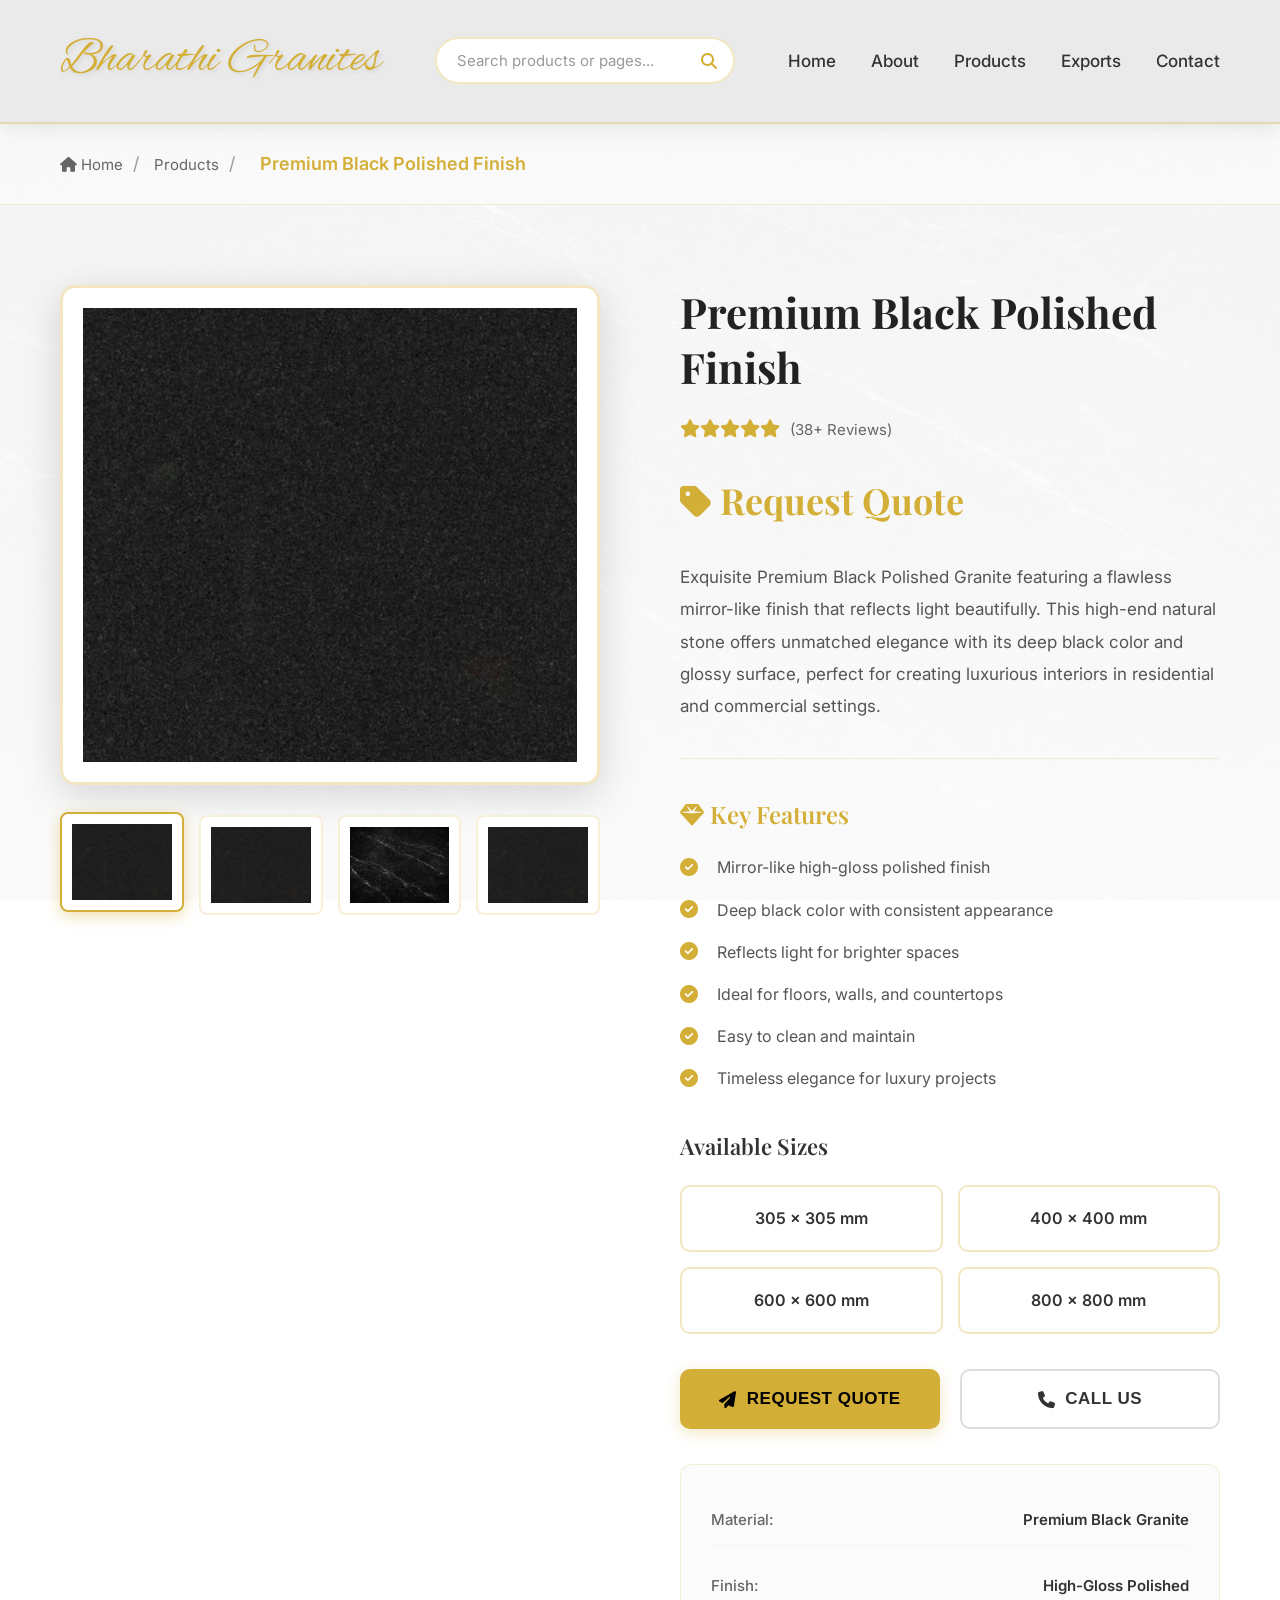
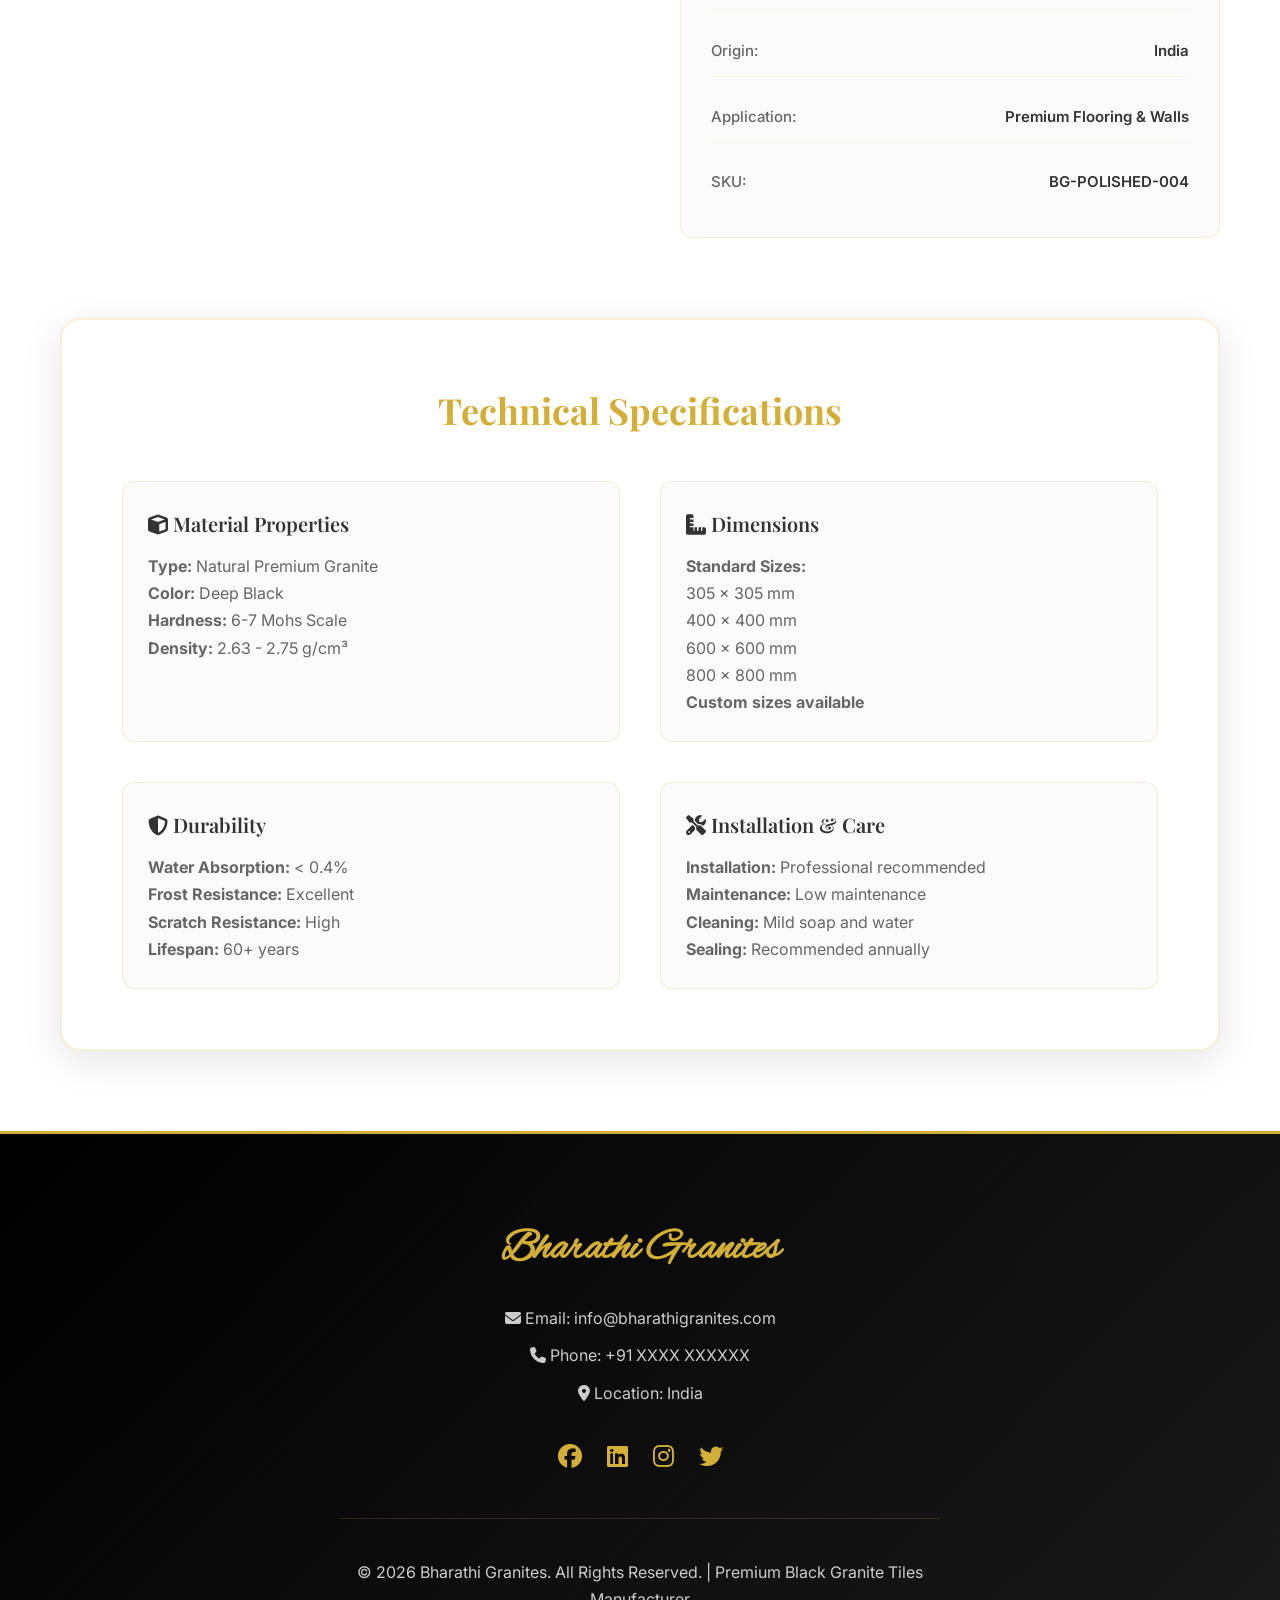
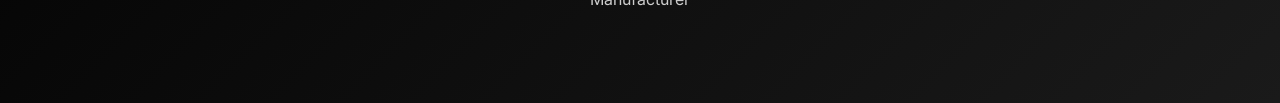
<file: products/product-premium-black-polished.html>
<!DOCTYPE html>
<html lang="en">
<head>
<meta charset="UTF-8">
<meta name="viewport" content="width=device-width, initial-scale=1.0">
<title>Premium Black Polished Finish | Bharathi Granites</title>
<meta name="description" content="Premium Black Polished Granite with mirror-like finish. Perfect for elegant high-end residential and commercial projects.">
<link href="https://fonts.googleapis.com/css2?family=Alex+Brush&family=Playfair+Display:wght@400;500;600;700&family=Inter:wght@300;400;500;600;700&display=swap" rel="stylesheet">
<link rel="stylesheet" href="https://cdnjs.cloudflare.com/ajax/libs/font-awesome/6.4.0/css/all.min.css">
<link rel="stylesheet" href="../css/search-styles.css">
<style>
:root{--gold:#d4af37;--black:#0b0b0b;--dark:#121212;--grey:#9a9a9a;--white:#eaeaea;--light-gold:#f4e4c1;}
*{margin:0;padding:0;box-sizing:border-box;}
html{scroll-behavior:smooth;}
body{font-family:'Inter',sans-serif;line-height:1.7;font-size:18px;background:linear-gradient(rgba(255,255,255,0.95),rgba(255,255,255,0.98)),url("../images/black-granite.png");background-size:cover;background-position:center;background-repeat:no-repeat;background-attachment:fixed;color:#333;}
header{padding:20px 60px;background:rgba(234,234,234,0.98);position:sticky;top:0;z-index:100;border-bottom:2px solid rgba(212,175,55,0.3);backdrop-filter:blur(10px);box-shadow:0 2px 20px rgba(0,0,0,0.1);}
nav{display:flex;justify-content:space-between;align-items:center;}
.logo{font-family:'Alex Brush',cursive;font-size:48px;color:#d4af37;text-decoration:none;text-shadow:2px 2px 4px rgba(0,0,0,0.1);transition:all 0.3s ease;}
.logo:hover{transform:scale(1.05);color:#c49b2e;}
nav ul{display:flex;gap:35px;list-style:none;}
nav ul li a{color:#333;text-decoration:none;font-size:17px;font-weight:500;transition:all 0.3s ease;position:relative;padding:8px 0;}
nav ul li a::after{content:'';position:absolute;bottom:0;left:0;width:0;height:2px;background:var(--gold);transition:width 0.3s ease;}
nav ul li a:hover{color:var(--gold);}
nav ul li a:hover::after{width:100%;}

.mobile-menu-toggle{
  display:none;
  font-size:28px;
  color:#333;
  cursor:pointer;
}
.breadcrumb{padding:25px 60px;background:rgba(250,250,250,0.8);border-bottom:1px solid rgba(212,175,55,0.2);}
.breadcrumb a{color:#666;text-decoration:none;font-size:15px;transition:color 0.3s ease;}
.breadcrumb a:hover{color:var(--gold);}
.breadcrumb span{color:#999;margin:0 10px;}
.breadcrumb .current{color:var(--gold);font-weight:600;}
.product-detail{padding:80px 60px;max-width:1400px;margin:0 auto;}
.product-layout{display:grid;grid-template-columns:1fr 1fr;gap:80px;margin-bottom:80px;}
.product-images{position:sticky;top:120px;height:fit-content;}
.main-image{width:100%;height:500px;object-fit:cover;border-radius:15px;border:3px solid rgba(212,175,55,0.3);box-shadow:0 10px 40px rgba(0,0,0,0.15);margin-bottom:20px;background:#fff;padding:20px;}

.mobile-menu-toggle{
  display:none;
  font-size:28px;
  color:#333;
  cursor:pointer;
}
.thumbnail-images{display:grid;grid-template-columns:repeat(4,1fr);gap:15px;}
.thumbnail{width:100%;height:100px;object-fit:cover;border-radius:8px;border:2px solid rgba(212,175,55,0.2);cursor:pointer;transition:all 0.3s ease;background:#fff;padding:10px;}
.thumbnail:hover,.thumbnail.active{border-color:var(--gold);box-shadow:0 4px 15px rgba(212,175,55,0.4);transform:translateY(-3px);}
.product-info h1{font-family:'Playfair Display',serif;font-size:42px;font-weight:700;color:#222;margin-bottom:20px;line-height:1.3;}
.product-rating{display:flex;align-items:center;gap:10px;margin-bottom:25px;}
.stars{color:var(--gold);font-size:18px;}
.rating-text{color:#666;font-size:15px;}
.product-price{font-family:'Playfair Display',serif;font-size:36px;font-weight:700;color:var(--gold);margin-bottom:30px;}
.product-description{font-size:17px;color:#555;line-height:1.9;margin-bottom:35px;padding-bottom:35px;border-bottom:1px solid rgba(212,175,55,0.2);}
.product-features{margin-bottom:35px;}
.product-features h3{font-family:'Playfair Display',serif;font-size:24px;color:var(--gold);margin-bottom:20px;font-weight:600;}
.feature-list{display:grid;gap:15px;}
.feature-item{display:flex;align-items:center;gap:12px;font-size:16px;color:#555;}
.feature-item i{color:var(--gold);font-size:18px;width:25px;}
.size-selection{margin-bottom:35px;}
.size-selection h3{font-family:'Playfair Display',serif;font-size:22px;color:#333;margin-bottom:20px;font-weight:600;}
.size-options{display:grid;grid-template-columns:repeat(2,1fr);gap:15px;}
.size-option{padding:18px;border:2px solid rgba(212,175,55,0.3);border-radius:10px;cursor:pointer;transition:all 0.3s ease;text-align:center;background:#fff;}
.size-option:hover{border-color:var(--gold);background:rgba(212,175,55,0.05);transform:translateY(-3px);box-shadow:0 4px 15px rgba(212,175,55,0.2);}
.size-option.selected{border-color:var(--gold);background:rgba(212,175,55,0.1);box-shadow:0 4px 15px rgba(212,175,55,0.3);}
.size-name{font-weight:600;color:#333;font-size:16px;}
.cta-buttons{display:flex;gap:20px;margin-bottom:35px;}
.btn-primary,.btn-secondary{flex:1;padding:18px 35px;border:none;border-radius:10px;font-size:17px;font-weight:600;text-transform:uppercase;letter-spacing:0.5px;cursor:pointer;transition:all 0.3s ease;display:flex;align-items:center;justify-content:center;gap:10px;}
.btn-primary{background:var(--gold);color:#000;border:2px solid var(--gold);box-shadow:0 4px 15px rgba(212,175,55,0.3);}
.btn-primary:hover{background:transparent;color:var(--gold);transform:translateY(-3px);box-shadow:0 6px 25px rgba(212,175,55,0.5);}
.btn-secondary{background:transparent;color:#333;border:2px solid #ddd;}
.btn-secondary:hover{border-color:var(--gold);color:var(--gold);background:rgba(212,175,55,0.05);}
.product-meta{display:grid;gap:15px;padding:30px;background:rgba(250,250,250,0.8);border-radius:12px;border:1px solid rgba(212,175,55,0.2);}
.meta-item{display:flex;justify-content:space-between;padding:12px 0;border-bottom:1px solid rgba(212,175,55,0.1);font-size:15px;}
.meta-item:last-child{border-bottom:none;}
.meta-label{color:#666;font-weight:500;}
.meta-value{color:#333;font-weight:600;}
.specifications{margin-top:80px;padding:60px;background:#fff;border-radius:20px;border:2px solid rgba(212,175,55,0.2);box-shadow:0 10px 40px rgba(0,0,0,0.1);}
.specifications h2{font-family:'Playfair Display',serif;font-size:36px;color:var(--gold);margin-bottom:40px;text-align:center;font-weight:700;}
.spec-grid{display:grid;grid-template-columns:repeat(2,1fr);gap:40px;}
.spec-item{padding:25px;background:rgba(250,250,250,0.8);border-radius:12px;border:1px solid rgba(212,175,55,0.2);}
.spec-item h4{font-family:'Playfair Display',serif;font-size:20px;color:#333;margin-bottom:12px;font-weight:600;}
.spec-item p{color:#666;font-size:16px;line-height:1.7;}
footer{padding:80px 60px;background:linear-gradient(135deg,#000 0%,#1a1a1a 100%);text-align:center;color:#fff;border-top:3px solid var(--gold);}
footer h4{font-family:'Alex Brush',cursive;font-size:42px;color:var(--gold);margin-bottom:20px;}
footer p{color:#ccc;margin:10px 0;font-size:16px;}
.footer-content{max-width:600px;margin:0 auto;}
.social-links{margin-top:30px;display:flex;justify-content:center;gap:25px;}
.social-links a{color:var(--gold);font-size:24px;transition:all 0.3s ease;}
.social-links a:hover{color:#fff;transform:translateY(-3px);}
.copyright{margin-top:40px;padding-top:30px;border-top:1px solid rgba(212,175,55,0.2);font-size:14px;color:#888;}
@media(max-width:968px){.product-layout{grid-template-columns:1fr;gap:50px;}.product-images{position:relative;top:0;}.spec-grid{grid-template-columns:1fr;}.cta-buttons{flex-direction:column;}}
@media(max-width:768px){header{padding:16px 25px;}.logo{font-size:36px;}nav ul{position:fixed;top:0;right:-100%;height:100vh;width:70%;background:rgba(234,234,234,0.98);backdrop-filter:blur(10px);flex-direction:column;justify-content:center;align-items:center;gap:40px;transition:right 0.3s ease;box-shadow:-5px 0 20px rgba(0,0,0,0.1);z-index:999;}nav ul.active{right:0;}nav ul li a{font-size:20px;}.mobile-menu-toggle{display:block;z-index:1000;}.search-container{display:none;}.breadcrumb{padding:20px 25px;}.product-detail{padding:50px 25px;}.product-info h1{font-size:32px;}.product-price{font-size:28px;}.specifications{padding:40px 25px;}.specifications h2{font-size:28px;}.size-options{grid-template-columns:1fr;}footer{padding:60px 25px;}}
</style>
</head>
<body>
<header>
<nav>
<a href="../index.html" class="logo">Bharathi Granites</a>
<div class="search-container">
    <div class="search-box">
        <input type="text" 
               id="searchInput" 
               class="search-input" 
               placeholder="Search products or pages..."
               autocomplete="off">
        <i class="fas fa-search search-icon"></i>
        <div id="searchResults" class="search-results"></div>
    </div>
</div>
<div class="mobile-menu-toggle" onclick="toggleMobileMenu()">
    <i class="fas fa-bars"></i>
</div>
<ul id="mobileMenu">
<li><a href="../index.html" onclick="closeMobileMenu()">Home</a></li>
<li><a href="../pages/about.html" onclick="closeMobileMenu()">About</a></li>
<li><a href="../pages/products.html" onclick="closeMobileMenu()">Products</a></li>
<li><a href="../pages/exports.html" onclick="closeMobileMenu()">Exports</a></li>
<li><a href="../pages/contact.html" onclick="closeMobileMenu()">Contact</a></li>
</ul>
</nav>
</header>
<div class="breadcrumb">
<a href="../index.html"><i class="fas fa-home"></i> Home</a><span>/</span>
<a href="../pages/products.html">Products</a><span>/</span>
<span class="current">Premium Black Polished Finish</span>
</div>
<section class="product-detail">
<div class="product-layout">
<div class="product-images">
<img src="../images/Premium-black.png" alt="Premium Black Polished Finish" class="main-image" id="mainImage">
<div class="thumbnail-images">
<img src="../images/Premium-black.png" alt="View 1" class="thumbnail active" onclick="changeImage(this)">
<img src="../images/Premium-black.png" alt="View 2" class="thumbnail" onclick="changeImage(this)">
<img src="../images/black-granite.png" alt="View 3" class="thumbnail" onclick="changeImage(this)">
<img src="../images/Premium-black.png" alt="View 4" class="thumbnail" onclick="changeImage(this)">
</div>
</div>
<div class="product-info">
<h1>Premium Black Polished Finish</h1>
<div class="product-rating">
<div class="stars"><i class="fas fa-star"></i><i class="fas fa-star"></i><i class="fas fa-star"></i><i class="fas fa-star"></i><i class="fas fa-star"></i></div>
<span class="rating-text">(38+ Reviews)</span>
</div>
<div class="product-price"><i class="fas fa-tag"></i> Request Quote</div>
<div class="product-description">
<p>Exquisite Premium Black Polished Granite featuring a flawless mirror-like finish that reflects light beautifully. This high-end natural stone offers unmatched elegance with its deep black color and glossy surface, perfect for creating luxurious interiors in residential and commercial settings.</p>
</div>
<div class="product-features">
<h3><i class="fas fa-gem"></i> Key Features</h3>
<div class="feature-list">
<div class="feature-item"><i class="fas fa-check-circle"></i><span>Mirror-like high-gloss polished finish</span></div>
<div class="feature-item"><i class="fas fa-check-circle"></i><span>Deep black color with consistent appearance</span></div>
<div class="feature-item"><i class="fas fa-check-circle"></i><span>Reflects light for brighter spaces</span></div>
<div class="feature-item"><i class="fas fa-check-circle"></i><span>Ideal for floors, walls, and countertops</span></div>
<div class="feature-item"><i class="fas fa-check-circle"></i><span>Easy to clean and maintain</span></div>
<div class="feature-item"><i class="fas fa-check-circle"></i><span>Timeless elegance for luxury projects</span></div>
</div>
</div>
<div class="size-selection">
<h3>Available Sizes</h3>
<div class="size-options">
<div class="size-option"><div class="size-name">305 × 305 mm</div></div>
<div class="size-option"><div class="size-name">400 × 400 mm</div></div>
<div class="size-option"><div class="size-name">600 × 600 mm</div></div>
<div class="size-option"><div class="size-name">800 × 800 mm</div></div>
</div>
</div>
<div class="cta-buttons">
<button class="btn-primary" onclick="window.location.href='../pages/contact.html'"><i class="fas fa-paper-plane"></i> Request Quote</button>
<button class="btn-secondary" onclick="window.location.href='tel:+91XXXXXXXXXX'"><i class="fas fa-phone"></i> Call Us</button>
</div>
<div class="product-meta">
<div class="meta-item"><span class="meta-label">Material:</span><span class="meta-value">Premium Black Granite</span></div>
<div class="meta-item"><span class="meta-label">Finish:</span><span class="meta-value">High-Gloss Polished</span></div>
<div class="meta-item"><span class="meta-label">Origin:</span><span class="meta-value">India</span></div>
<div class="meta-item"><span class="meta-label">Application:</span><span class="meta-value">Premium Flooring & Walls</span></div>
<div class="meta-item"><span class="meta-label">SKU:</span><span class="meta-value">BG-POLISHED-004</span></div>
</div>
</div>
</div>
<div class="specifications">
<h2>Technical Specifications</h2>
<div class="spec-grid">
<div class="spec-item">
<h4><i class="fas fa-cube"></i> Material Properties</h4>
<p><strong>Type:</strong> Natural Premium Granite<br><strong>Color:</strong> Deep Black<br><strong>Hardness:</strong> 6-7 Mohs Scale<br><strong>Density:</strong> 2.63 - 2.75 g/cm³</p>
</div>
<div class="spec-item">
<h4><i class="fas fa-ruler-combined"></i> Dimensions</h4>
<p><strong>Standard Sizes:</strong><br>305 × 305 mm<br>400 × 400 mm<br>600 × 600 mm<br>800 × 800 mm<br><strong>Custom sizes available</strong></p>
</div>
<div class="spec-item">
<h4><i class="fas fa-shield-alt"></i> Durability</h4>
<p><strong>Water Absorption:</strong> < 0.4%<br><strong>Frost Resistance:</strong> Excellent<br><strong>Scratch Resistance:</strong> High<br><strong>Lifespan:</strong> 60+ years</p>
</div>
<div class="spec-item">
<h4><i class="fas fa-tools"></i> Installation & Care</h4>
<p><strong>Installation:</strong> Professional recommended<br><strong>Maintenance:</strong> Low maintenance<br><strong>Cleaning:</strong> Mild soap and water<br><strong>Sealing:</strong> Recommended annually</p>
</div>
</div>
</div>
</section>
<footer>
<div class="footer-content">
<h4>Bharathi Granites</h4>
<p><i class="fas fa-envelope"></i> Email: info@bharathigranites.com</p>
<p><i class="fas fa-phone"></i> Phone: +91 XXXX XXXXXX</p>
<p><i class="fas fa-map-marker-alt"></i> Location: India</p>
<div class="social-links">
<a href="#" aria-label="Facebook"><i class="fab fa-facebook"></i></a>
<a href="#" aria-label="LinkedIn"><i class="fab fa-linkedin"></i></a>
<a href="#" aria-label="Instagram"><i class="fab fa-instagram"></i></a>
<a href="#" aria-label="Twitter"><i class="fab fa-twitter"></i></a>
</div>
<div class="copyright">
<p>&copy; 2026 Bharathi Granites. All Rights Reserved. | Premium Black Granite Tiles Manufacturer</p>
</div>
</div>
</footer>
<script>
function changeImage(thumbnail){document.getElementById('mainImage').src=thumbnail.src;document.querySelectorAll('.thumbnail').forEach(thumb=>{thumb.classList.remove('active');});thumbnail.classList.add('active');}
document.querySelectorAll('.size-option').forEach(option=>{option.addEventListener('click',function(){document.querySelectorAll('.size-option').forEach(opt=>{opt.classList.remove('selected');});this.classList.add('selected');});});

function toggleMobileMenu() {
  const menu = document.getElementById('mobileMenu');
  menu.classList.toggle('active');
}

function closeMobileMenu() {
  const menu = document.getElementById('mobileMenu');
  menu.classList.remove('active');
}

document.addEventListener('click', function(event) {
  const menu = document.getElementById('mobileMenu');
  const toggle = document.querySelector('.mobile-menu-toggle');
  if (menu && !menu.contains(event.target) && !toggle.contains(event.target)) {
    menu.classList.remove('active');
  }
});
</script>
<script src="../js/search-script.js"></script>
</body>
</html>
</file>
<file: css/search-styles.css>
/* SEARCH BAR - Add this CSS to all page style sections */

/* Search Container */
.search-container {
  position: relative;
  display: flex;
  align-items: center;
}

.search-box {
  position: relative;
  width: 300px;
}

.search-input {
  width: 100%;
  padding: 12px 45px 12px 20px;
  border: 2px solid rgba(212, 175, 55, 0.3);
  border-radius: 25px;
  font-size: 15px;
  font-family: 'Inter', sans-serif;
  background: #fff;
  transition: all 0.3s ease;
  outline: none;
}

.search-input:focus {
  border-color: var(--gold);
  box-shadow: 0 0 15px rgba(212, 175, 55, 0.2);
}

.search-input::placeholder {
  color: #999;
}

.search-icon {
  position: absolute;
  right: 18px;
  top: 50%;
  transform: translateY(-50%);
  color: var(--gold);
  font-size: 16px;
  cursor: pointer;
  transition: all 0.3s ease;
}

.search-icon:hover {
  color: #c49b2e;
  transform: translateY(-50%) scale(1.1);
}

/* Search Results Dropdown */
.search-results {
  position: absolute;
  top: 55px;
  left: 0;
  right: 0;
  background: #fff;
  border: 2px solid var(--gold);
  border-radius: 12px;
  max-height: 450px;
  overflow-y: auto;
  box-shadow: 0 10px 40px rgba(0, 0, 0, 0.2);
  z-index: 1000;
  display: none;
}

.search-results.active {
  display: block;
}

.search-category {
  padding: 15px 20px 10px;
  font-weight: 600;
  font-size: 14px;
  color: var(--gold);
  text-transform: uppercase;
  letter-spacing: 0.5px;
  border-bottom: 1px solid rgba(212, 175, 55, 0.2);
  background: rgba(212, 175, 55, 0.05);
}

.search-item {
  padding: 15px 20px;
  cursor: pointer;
  border-bottom: 1px solid #f0f0f0;
  transition: all 0.3s ease;
  display: flex;
  align-items: center;
  gap: 12px;
}

.search-item:last-child {
  border-bottom: none;
}

.search-item:hover {
  background: rgba(212, 175, 55, 0.1);
  padding-left: 25px;
}

.search-item i {
  color: var(--gold);
  font-size: 16px;
  width: 20px;
}

.search-item-content {
  flex: 1;
}

.search-item-title {
  font-weight: 600;
  color: #333;
  font-size: 15px;
  margin-bottom: 3px;
}

.search-item-desc {
  font-size: 13px;
  color: #666;
}

.no-results {
  padding: 30px 20px;
  text-align: center;
  color: #999;
  font-size: 14px;
}

.no-results i {
  font-size: 40px;
  color: #ddd;
  margin-bottom: 10px;
  display: block;
}

/* Mobile Search */
@media (max-width: 768px) {
  .search-box {
    width: 100%;
  }
  
  .search-results {
    position: fixed;
    top: 80px;
    left: 25px;
    right: 25px;
    max-height: calc(100vh - 100px);
  }
}

/* Search highlighting */
.highlight {
  background: rgba(212, 175, 55, 0.3);
  font-weight: 600;
  padding: 2px 4px;
  border-radius: 3px;
}
</file>
